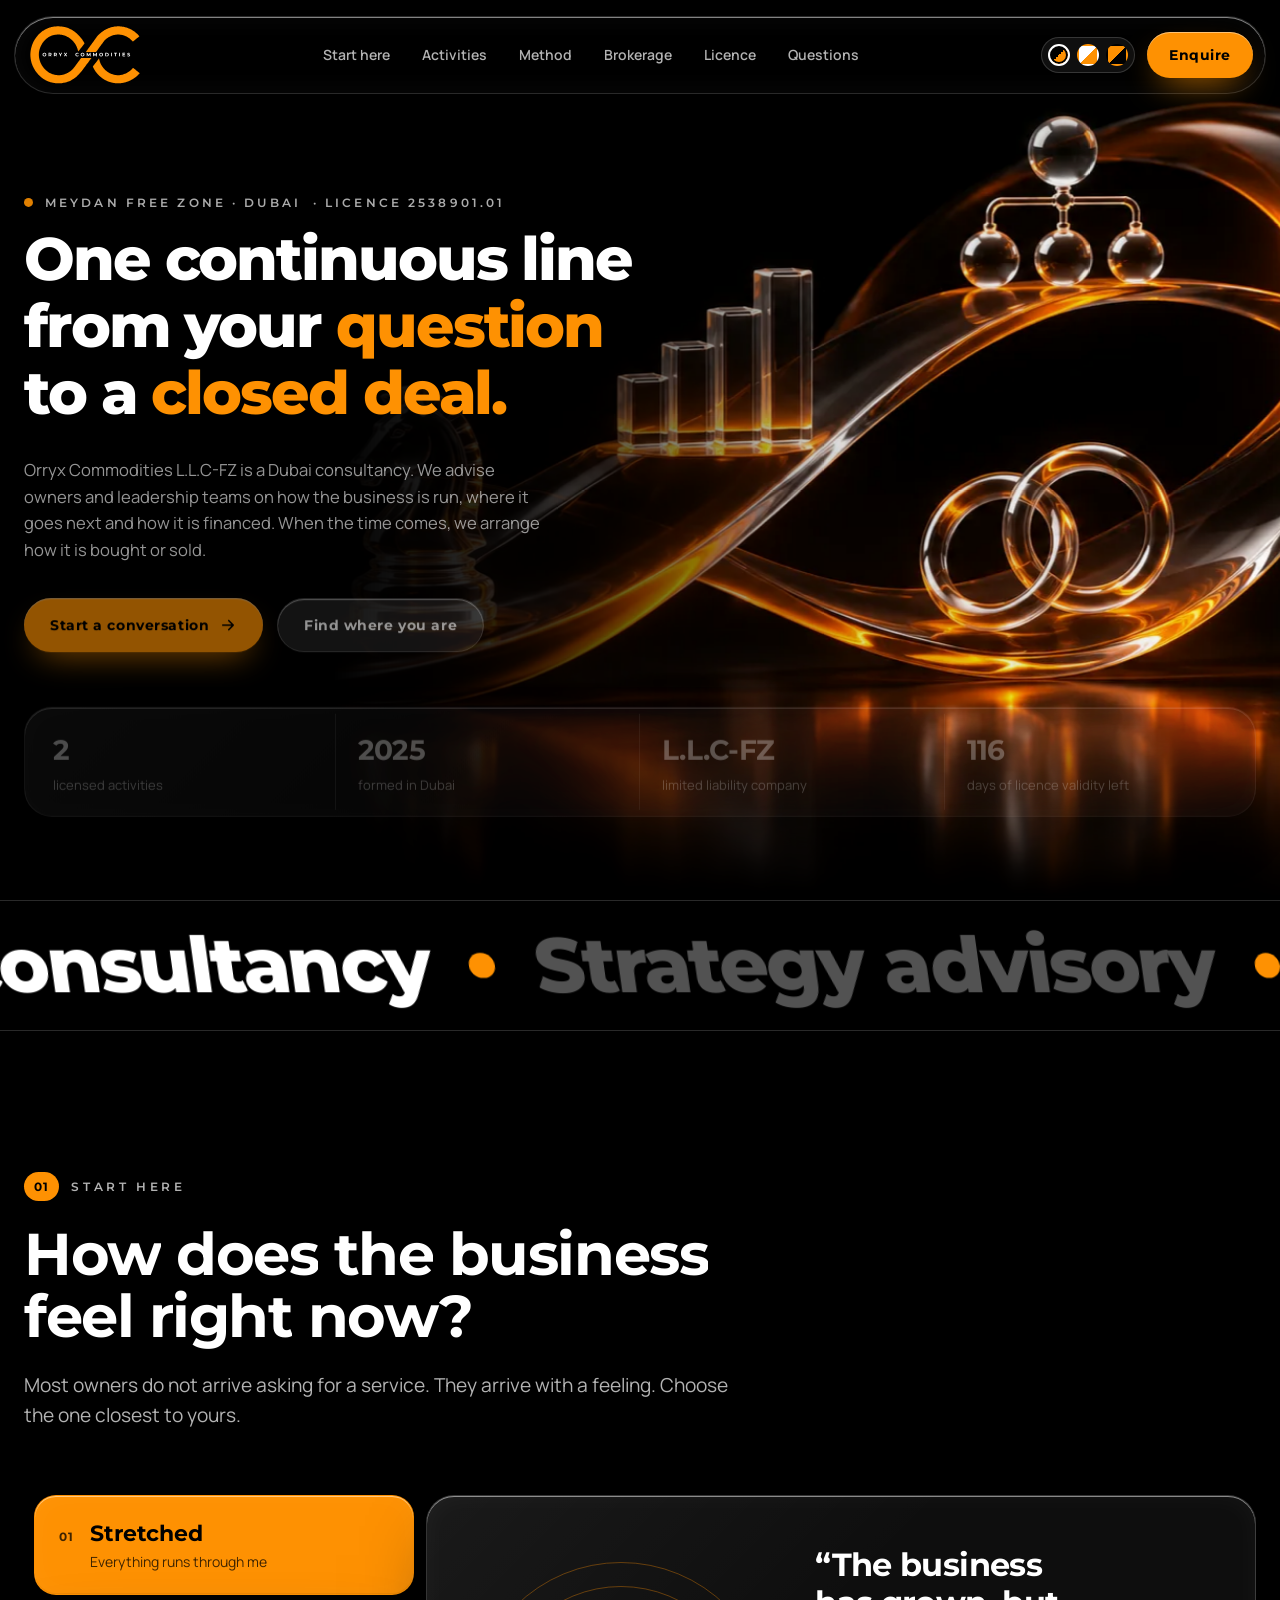
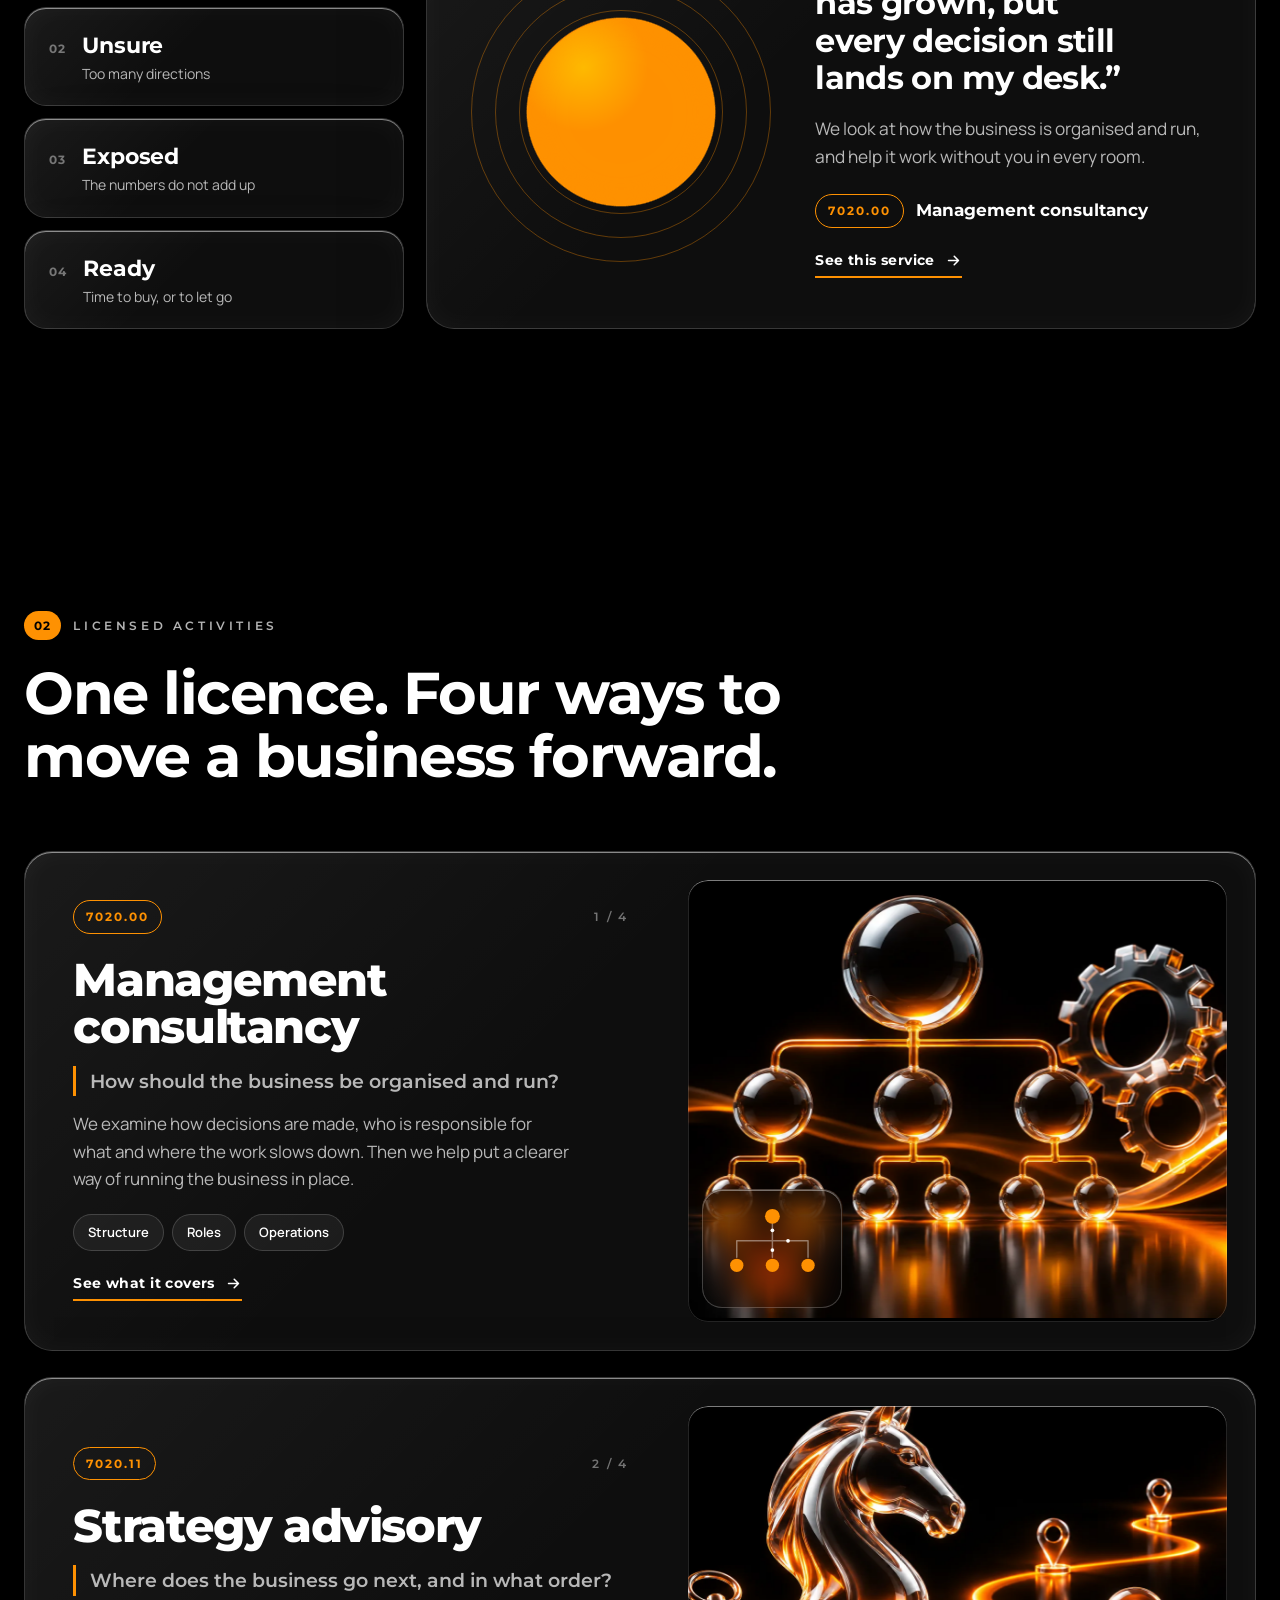
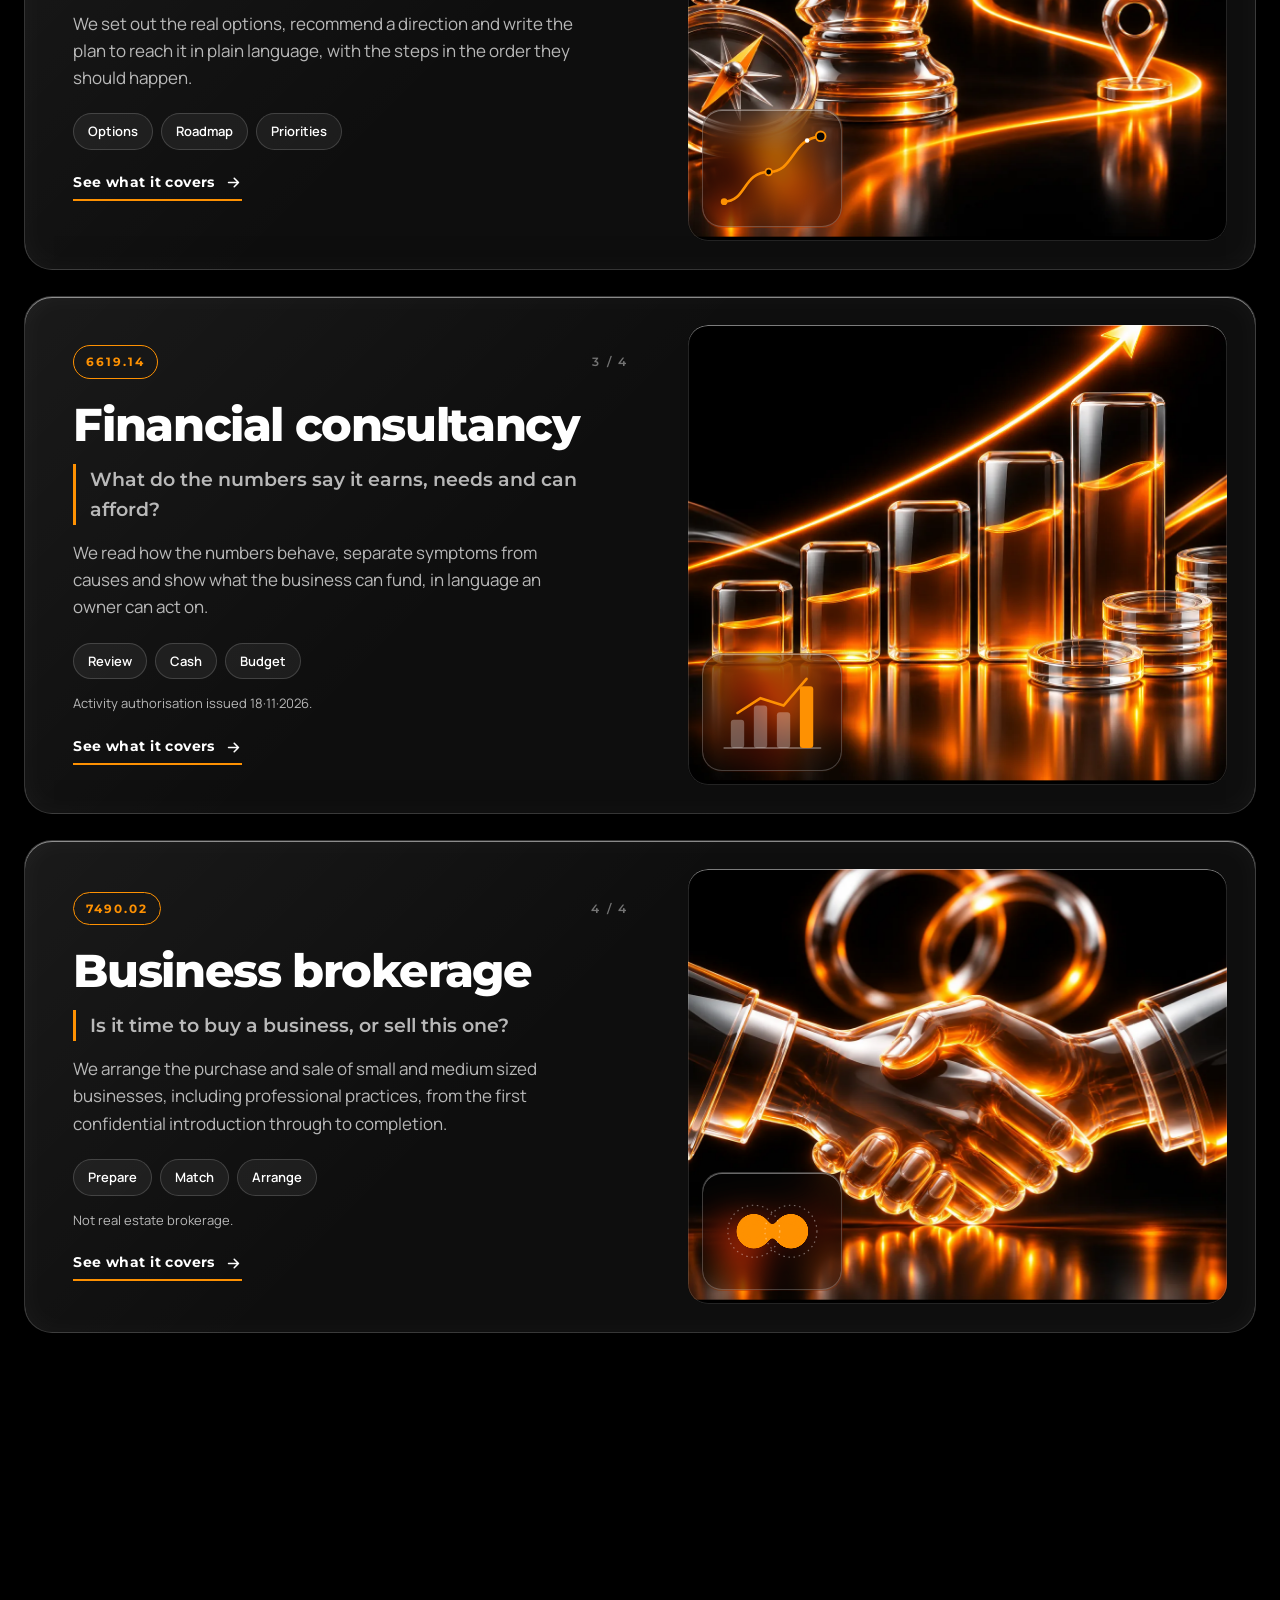
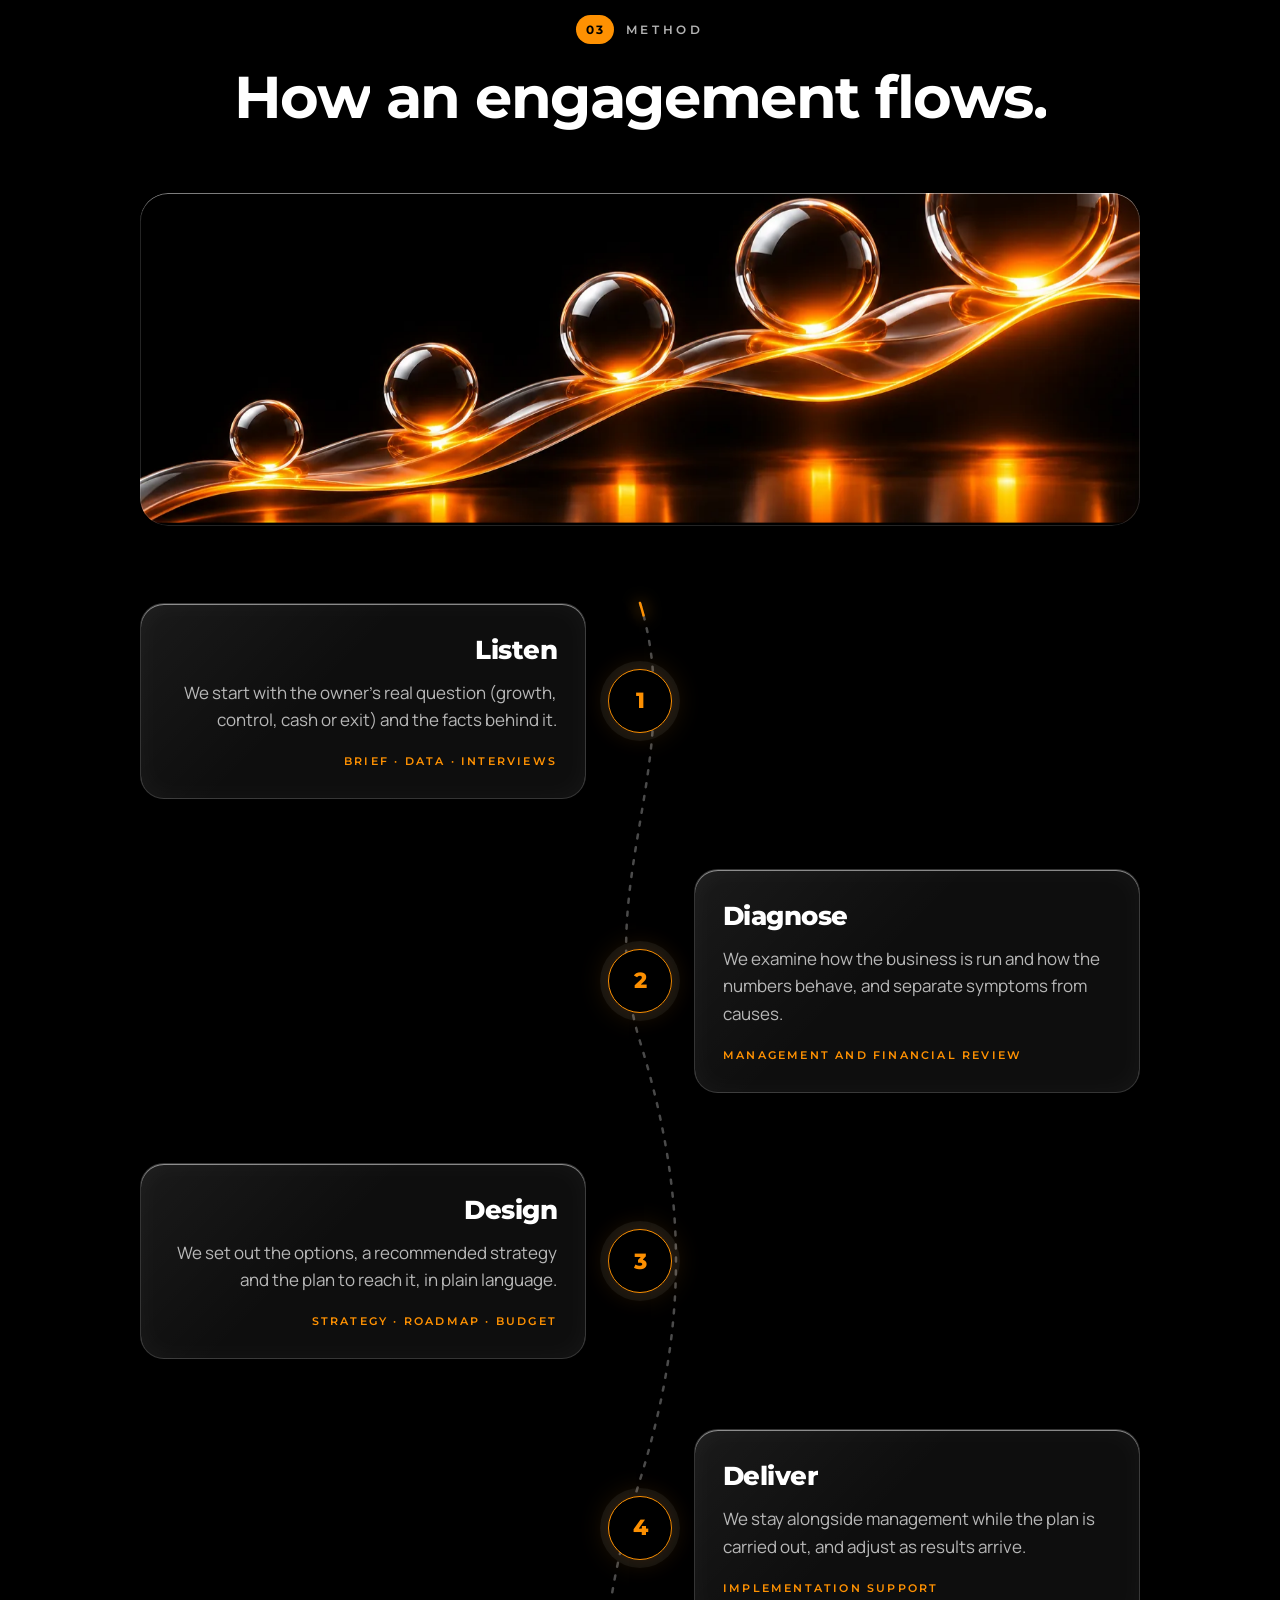
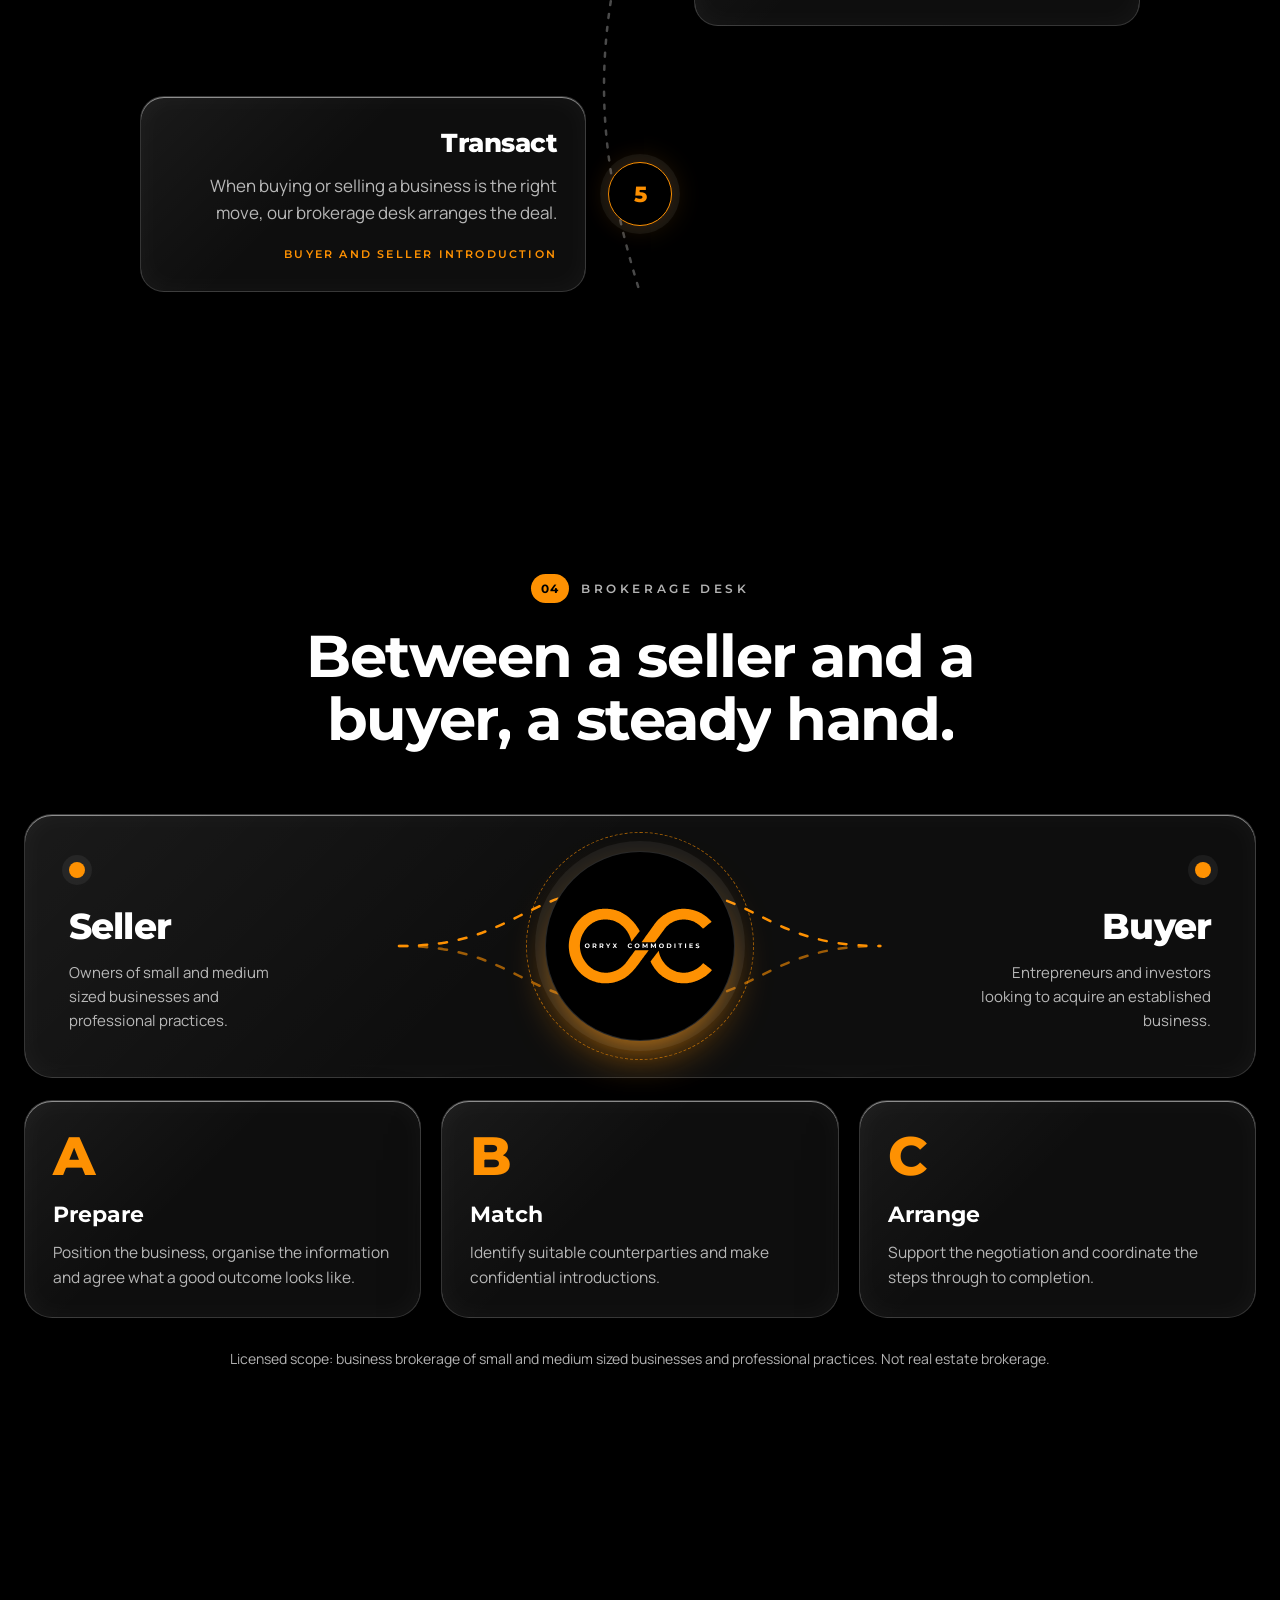
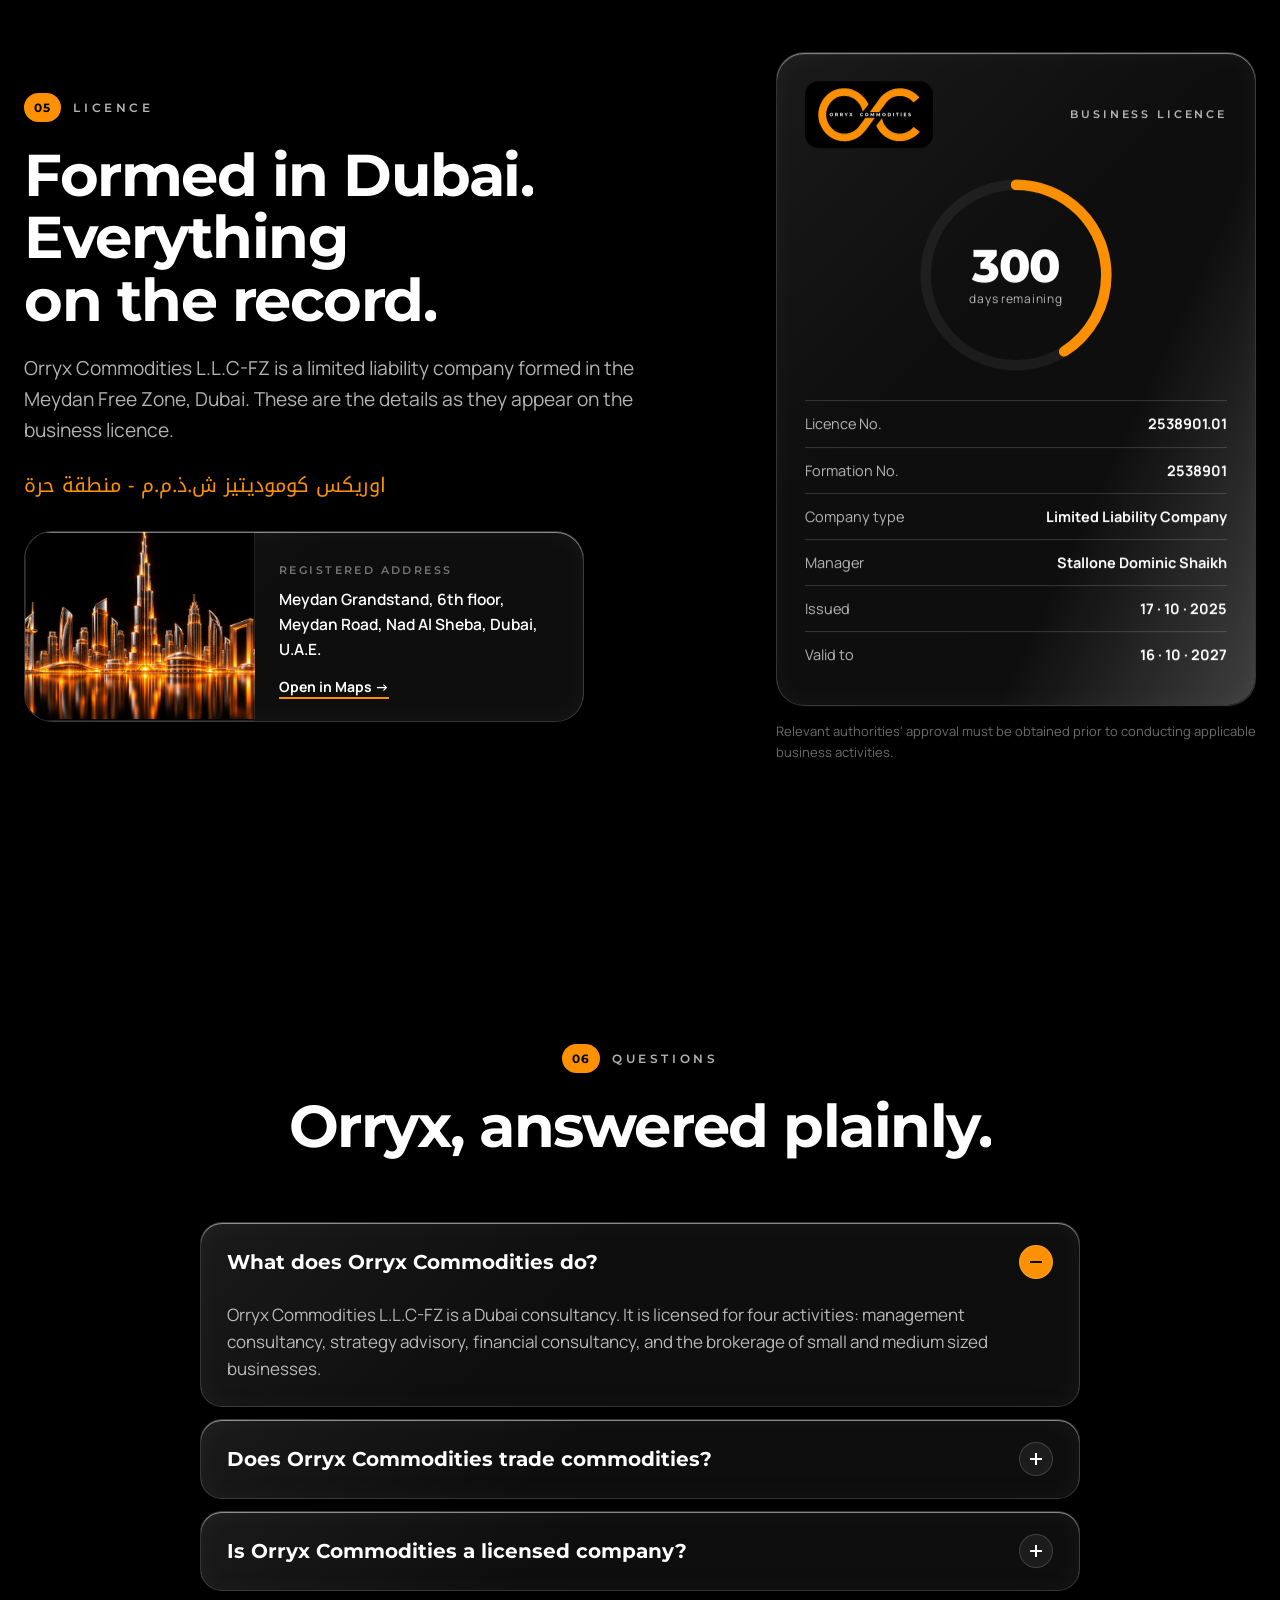
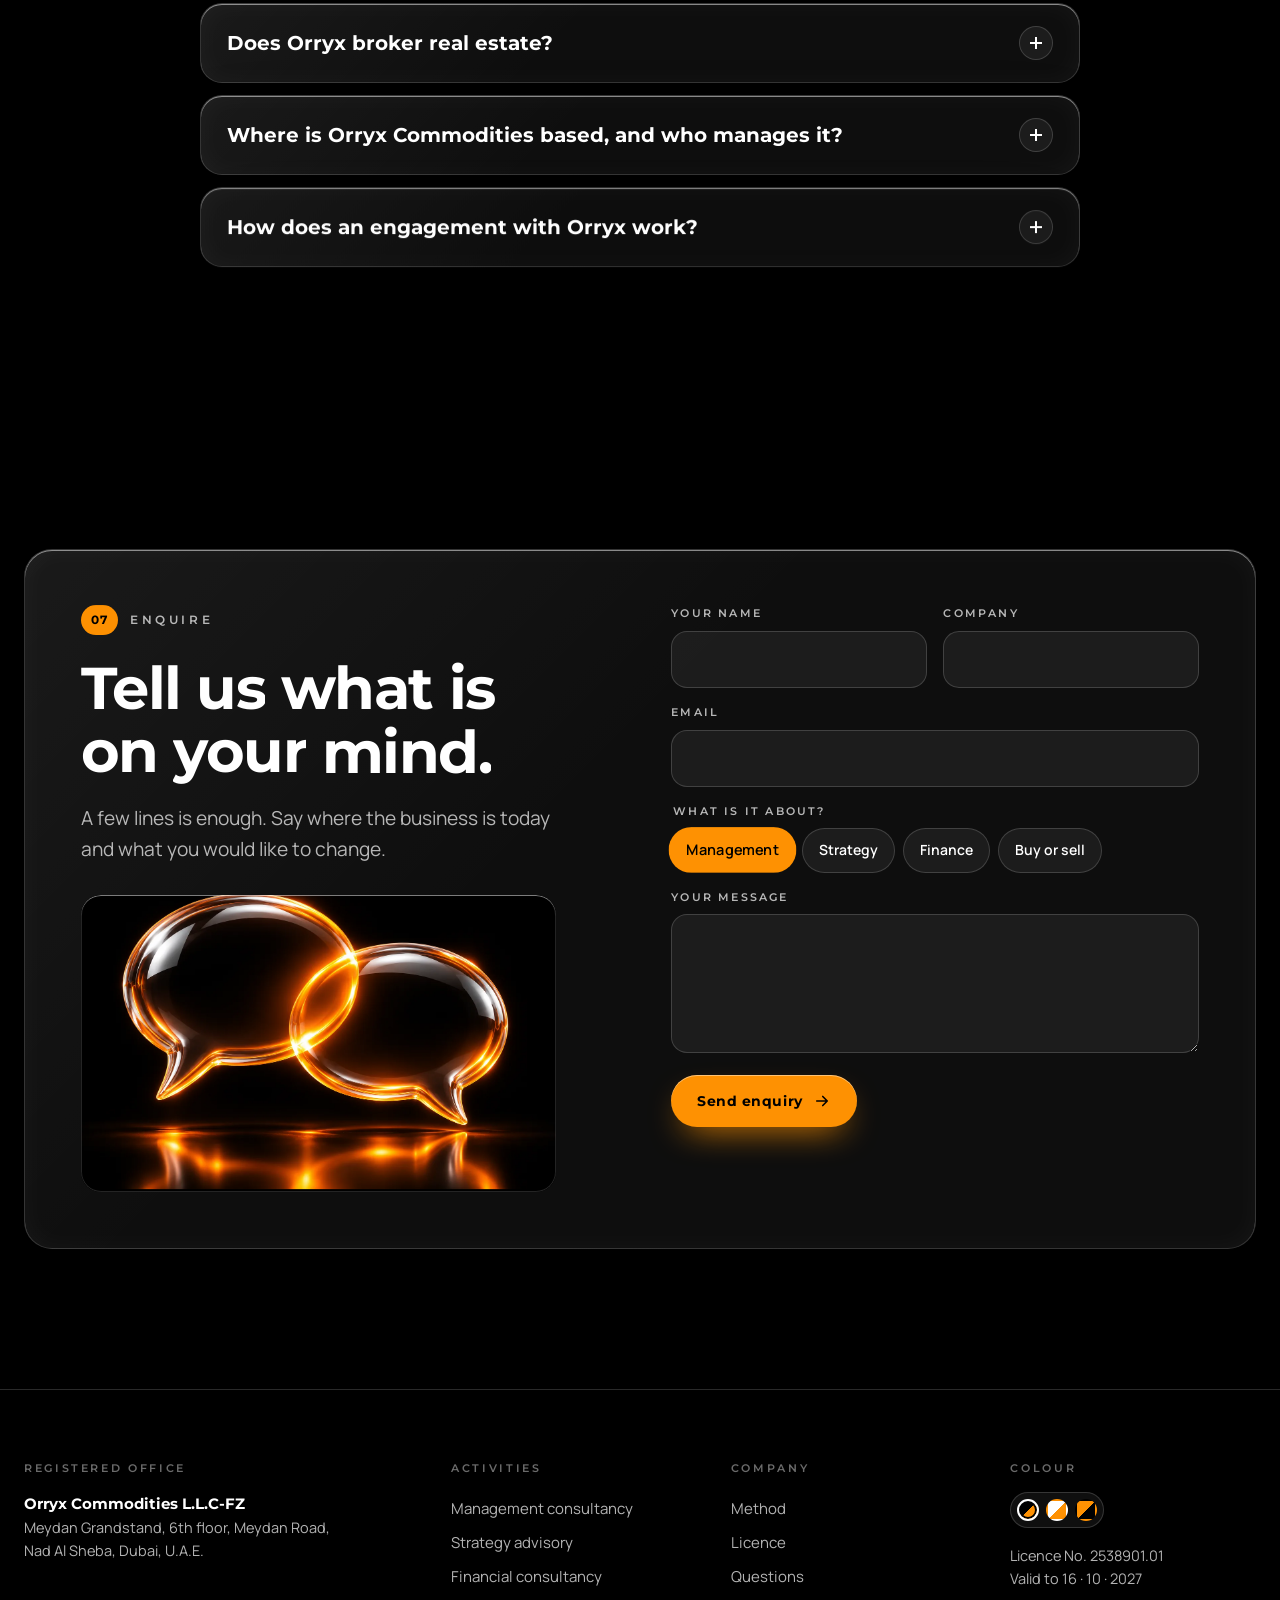
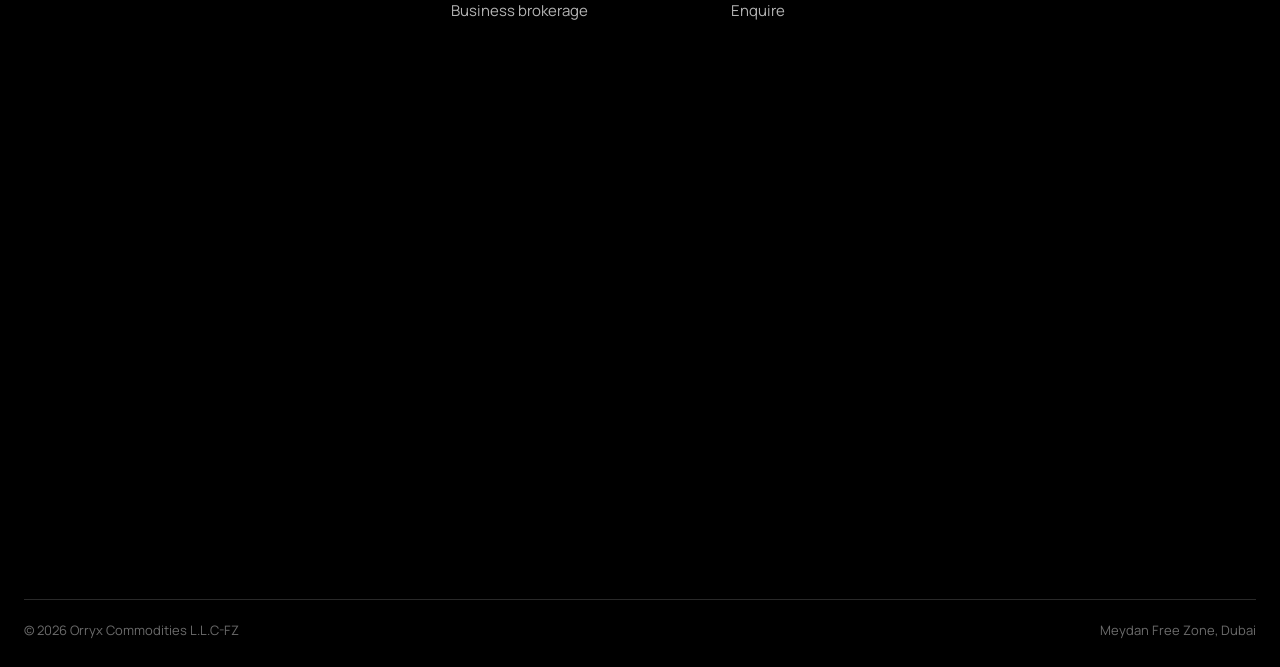
<file: index.html>
<!doctype html>
<html lang="en" data-theme="night">
<head>
<meta charset="utf-8">
<meta name="viewport" content="width=device-width, initial-scale=1, viewport-fit=cover">
<title>Orryx Commodities — Dubai consultancy and business brokerage</title>
<meta name="description" content="Orryx Commodities L.L.C-FZ is a Dubai consultancy in the Meydan Free Zone, licensed for management consultancy, strategy advisory, financial consultancy and the brokerage of small and medium sized businesses.">
<!-- Version 2 is a design alternative. Keep it out of search until one version is chosen. -->
<meta name="robots" content="noindex">
<meta name="theme-color" content="#000000">
<meta property="og:type" content="website">
<meta property="og:title" content="Orryx Commodities — Dubai consultancy and business brokerage">
<meta property="og:description" content="Management consultancy, strategy advisory, financial consultancy and SME business brokerage. Meydan Free Zone, Dubai.">
<meta property="og:image" content="https://alliancestreetgoa-lang.github.io/OrryxV2/assets/img/og.png">
<link rel="icon" type="image/png" href="assets/img/favicon.png">
<link rel="apple-touch-icon" href="assets/img/apple-touch-icon.png">
<link rel="preconnect" href="https://fonts.googleapis.com">
<link rel="preconnect" href="https://fonts.gstatic.com" crossorigin>
<link href="https://fonts.googleapis.com/css2?family=Montserrat:wght@400;500;600;700;800&family=Manrope:wght@400;500;600;700&family=Noto+Kufi+Arabic:wght@400;600&display=swap" rel="stylesheet">
<link rel="stylesheet" href="css/style.css?v=24">
<script>
  (function(){var d=document.documentElement;d.classList.add('js');
  try{var t=localStorage.getItem('orryx-theme');if(t)d.setAttribute('data-theme',t);}catch(e){}
  try{if(sessionStorage.getItem('orryx-seen')||location.hash.length>1)d.classList.add('quick');}catch(e){}})();
</script>
</head>
<body>

<!-- The registered logo, traced exactly from the supplied file (tools/trace_logo.py). Do not edit the shapes by hand. -->
<svg width="0" height="0" style="position:absolute" aria-hidden="true">
  <defs>
<!-- LOGO-DEFS:START -->
<path id="lm" fill-rule="evenodd" d="M608.7 186.9l5.7-0.1l4.7 0l14.5 0.6l8.8 0.5l10.7 1l7 0.9l6.3 1l8 1.7l2.5 0.4l2.5 0.7l2.2 0.4l8.1 2.1l9.9 3l8.5 3l8.2 3l14.3 6l4.9 2.3l5.5 2.7l7.9 4.2l3.7 2l5.8 3.4l3.1 1.7l3.3 2l4.1 2.7l2.5 1.8l6.5 4.2l5.7 4.3l10.1 7.7l9.8 8.3l7.4 6.7l10.5 10.3l7.4 7.7l4.6 5.2l3.5 3.8l6 7l3.5 4.4l5.5 6.6l3.4 4.8l4.3 5.5l4.2 5.7l1.5 2.5l2.4 3.5l3.7 5.8l2.4 3.5l3.8 6.3l3.6 6.9l2.7 4.7l0.9 2.1l0.4 1l0.1 0.7l0 0.5l-0.5 1.3l-2 2.7l-3.7 4.4l-3.5 4.6l-4.4 5.5l-3.3 4.5l-4.1 5.3l-4.4 5.6l-1.8 2.3l-6 7.7l-2.2 2.7l-5 6.3l-6.8 8.9l-3.3 4l-2.4 3.2l-4.7 5.8l-3.3 4.3l-2.3 2.5l-0.5 0.3l-0.5 0.1l-0.2-0.1l-0.3-0.3l-0.3-0.8l-0.8-3l-0.8-3.5l-0.6-2.3l-2.3-8l-1.1-4.2l-2.3-7l-1.3-3.3l-2.2-5l-0.7-2l-4-9.7l-1.8-4l-3.5-6.7l-0.8-1.6l-1.9-3.7l-2.9-5l-5-8.3l-1.9-3l-1.5-2l-1.8-2.6l-3-4.1l-1.4-1.8l-2.5-3.2l-4-5l-2.8-3.4l-5.3-5.8l-4-4l-4.9-4.8l-5.7-5.3l-9.4-7.7l-7-5.2l-10.7-7l-3.3-2l-5.1-2.8l-3.1-1.6l-4.8-2.6l-3.7-1.9l-3.9-1.9l-6.9-3.1l-4.8-1.9l-5.2-2l-6.2-2.1l-7-2l-2.3-0.5l-2-0.5l-2.5-0.6l-1.5-0.4l-2.7-0.5l-2.3-0.5l-3-0.5l-2.5-0.5l-8-1.1l-4.7-0.4l-4-0.4l-5.5-0.4l-6-0.3l-5.8 0l-5.7 0l-5 0.2l-5.3 0.4l-3 0.3l-5.5 0.4l-3 0.3l-7.2 1l-2.5 0.4l-3.3 0.5l-2.7 0.7l-2.5 0.4l-2.3 0.6l-2.4 0.5l-1.6 0.5l-2.2 0.5l-3.3 0.9l-1.7 0.6l-4.5 1.4l-10.8 4l-6.9 3.1l-4.2 2l-5.9 2.9l-3.3 1.8l-8.2 5l-3.5 2.3l-9.5 6.7l-5.1 4l-4.8 4l-8.9 8.3l-7.9 8.2l-3.2 3.5l-6 7l-4.8 6.2l-3.3 4.6l-6.7 10.1l-5.1 8.4l-4.9 8.9l-3.3 6.4l-0.8 1.7l-2.9 6.5l-0.8 1.9l-1.2 2.8l-2 4.8l-1.4 4.2l-2.6 7.5l-2 6.4l-0.5 2.1l-0.6 2l-1.9 7.9l-1 4.8l-0.4 2.3l-0.6 2.8l-0.4 3.2l-0.6 3.3l-1 9.7l-0.5 11.3l-0.1 5l0 2.2l0.4 10.3l0.2 2.2l0.9 10.5l1 6.5l0.6 2.8l0.5 2.7l0.5 2.3l0.6 3.5l1.9 8.2l0.9 3.5l0.6 1.8l0.6 2.5l2.9 8.8l1.5 4.2l1.5 4.3l0.8 2.2l2.2 4.9l2.2 4.8l1.7 3.8l2.9 6l1.1 2l5.1 8.9l1.7 2.8l0.8 1.1l2.4 3.9l4.8 7.3l2 2.9l5.3 7.1l0.8 1l1.7 1.9l2.3 3.1l3.2 3.7l6.7 7.3l3.9 4l4.1 4l2.2 2l7.8 6.8l3.5 2.7l2.6 2.2l3 2.3l7.1 5l6.1 3.8l4.5 2.6l4 2.5l3.5 1.9l6.1 2.9l1.7 0.8l3.2 1.5l4.4 2l5.3 2l5.7 2l1.7 0.5l4.4 1.5l4.5 1.3l3.7 1.1l4.3 1l4.2 1l11.5 1.9l7 1l14 1.1l6.8 0.2l10-0.1l6.7-0.4l7-0.8l6.8-0.9l5-0.8l6.2-1.2l5-1.2l7.8-2.1l6.7-2.1l3.5-1.2l8.2-3.1l4.8-1.9l4.3-1.9l8.3-3.9l3.9-2.1l4-2.2l6.8-3.8l4.7-3.1l4.7-3.1l2.6-1.8l5.3-3.9l6.4-5.1l3.3-2.7l2.1-2l2.9-2.4l2-1.8l4.5-4.4l2.2-2.1l3.3-3.3l1.5-1.8l2.3-2.4l3.2-3.7l6.8-8.3l8.2-10.9l4.2-5.9l2.5-3.2l6-8.1l4.3-5.8l5.4-7.6l11.3-15.2l1.8-2.5l4.5-5.8l2.5-3.5l3.4-4.5l3.3-4.8l3-4.1l2.5-3.2l3-4l2.6-3.7l1.2-1.4l1-0.8l0.5-0.3l0.7-0.2l3-0.1l99.5 0.1l0.8 0l0.5 0.2l0.3 0.3l0.1 0.5l-0.2 0.5l-2 3l-5.5 7.2l-2.4 3.5l-4.5 5.8l-1.6 2.2l-4.3 5.8l-2.5 3.5l-2.5 3.2l-4.7 6.5l-8.2 10.9l-2.5 3.5l-8.6 11.1l-1.7 2.5l-2.9 4l-2.3 2.8l-3 4.1l-4.5 6.4l-3.5 4.5l-4.5 6.3l-2.5 3.2l-4.8 6.6l-4.3 5.6l-4.7 6.4l-5.3 6.9l-2.4 3.3l-4.7 5.7l-2.5 3.2l-6 7l-3.3 3.6l-4.7 5.7l-4.1 4.5l-4.5 4.9l-2.2 2.6l-5.5 5.7l-2.8 3l-8.2 8l-3.6 3.3l-2.5 2.2l-2.7 2.5l-4.9 4.3l-8.8 7l-8 6l-10.3 6.8l-6.1 3.9l-4.4 2.5l-4.2 2.6l-7.3 4l-7.7 4l-18.3 8l-5.2 2.1l-5.3 1.8l-1.8 0.5l-4.7 1.7l-1.7 0.5l-4.5 1.5l-7.3 2l-3.5 0.9l-2.2 0.5l-2 0.6l-2.5 0.4l-2.5 0.6l-2 0.4l-2.3 0.6l-3 0.4l-3.2 0.7l-10 1.7l-9 1.1l-10.3 1l-3.2 0.3l-11 0.3l-13 0l-10-0.3l-5.8-0.3l-7-0.6l-3.5-0.3l-8.3-0.9l-8.2-1.2l-2.5-0.5l-2.5-0.3l-2.7-0.6l-2.9-0.4l-2.6-0.7l-2-0.3l-2.5-0.7l-2.5-0.4l-15.3-4l-6.5-2.1l-6-2l-2.7-1l-1.5-0.6l-3.6-1.2l-7.7-3.1l-11.6-5.2l-4.1-2l-7.6-4l-5.5-3l-6.8-4l-12.4-8l-6.8-4.7l-7-5.3l-6.2-4.7l-6-5l-8-7.1l-3-2.9l-8-7.9l-6-6.2l-3.7-4.2l-6-7l-5.3-6.6l-3-3.8l-6.8-9.3l-3-4.3l-2.6-4.2l-5.6-8.4l-3.3-5.9l-2.5-4.2l-1.5-2.8l-2.4-4.2l-3.3-6.2l-3.8-7.8l-1.6-3.8l-2.4-5l-3.2-7.5l-2.5-6.8l-1.4-3.7l-0.6-1.7l-1.5-4.1l-4-12.9l-1.1-4l-1.9-7.5l-1-4.3l-2.1-10l-0.5-3.7l-0.5-2.8l-0.5-3.2l-0.4-2.8l-0.6-5l-0.6-5l-0.4-4.2l-0.5-3.5l-0.5-8.8l-0.3-3.2l-0.2-9l0-7.3l0.2-5.7l0.4-4.8l0.3-5.7l0.2-2.3l0.4-3.2l0.3-3.3l0.8-6l0.3-3.7l0.6-3.3l0.5-3.7l0.5-2.8l0.5-3l0.5-2.2l0.4-2.5l0.9-4.3l0.7-2.5l0.5-2.7l0.6-2.1l2.4-8.9l3.1-10.8l1-3.3l1.6-4.2l2.4-7.2l1.5-3.8l0.6-1.7l2-5l4-9l4.9-10.3l7-13.2l6.3-10.7l7-10.8l2-2.9l5-7.1l2.9-4l3.1-4l5-6.3l9.2-10.7l2.4-2.5l5.3-5.8l2.3-2.2l5.5-5.6l1.8-1.5l8.2-7.5l8.4-6.9l3.9-3l2.5-1.8l6.1-4.5l4.4-2.9l3-2l7.7-4.9l3.8-2.2l6.5-3.7l3.5-1.8l6.5-3.4l4-1.9l7-3.2l4.7-2.1l7.2-2.9l4.8-1.7l9.3-3.3l7.2-2.3l5-1.4l5.5-1.5l9.5-2.1l5-1.1l6-1l7.8-1.2l8-1l6.7-0.6l6.3-0.4l9.7-0.4zM1223.7 187.1l2.9-0.1l3.5 0l12.8 0l16.2 0.9l3.5 0.3l7 0.7l6.8 1l5.7 0.9l6.3 1.1l9.2 2l9 2.2l6 1.7l7.3 2.2l6 2l11 4l5.7 2.2l9.3 4l3.9 1.9l12.2 6.3l8.6 4.8l6.9 4.2l13.3 9l4.1 2.9l6.7 5l2.8 2.3l4.5 3.6l4.2 3.7l5.5 4.6l7.3 6.7l9 8.9l11.1 12l0.3 0.5l0.1 0.5l0 0.5l-0.1 0.3l-0.7 0.7l-2.5 2l-4.8 3.8l-2.7 2.2l-3.5 2.7l-3.1 2.6l-5 4l-2.9 2.2l-15.5 12.6l-3.2 2.6l-5.4 4.6l-7.6 6.2l-1.8 1.6l-4.5 3.5l-2.5 2.1l-0.7 0.5l-0.5 0.1l-0.8-0.2l-0.5-0.3l-7.4-8l-5.3-5.2l-2.8-2.9l-3.1-2.9l-5.7-5l-7.2-6l-4-3.1l-5.4-3.9l-7.6-5l-3.6-2.3l-8.4-4.7l-4-2.2l-8.1-3.8l-4.9-2.1l-7.5-3l-5.5-1.9l-2.2-0.6l-4-1.4l-3.3-1l-2.2-0.5l-2.3-0.7l-2.2-0.4l-2-0.5l-3-0.4l-2.5-0.6l-3.3-0.5l-2.5-0.5l-8.5-1.1l-3.6-0.3l-6.1-0.7l-6.5-0.3l-6 0l-5.3 0l-9.2 0.5l-3.8 0.4l-4.7 0.3l-7.5 1l-7.3 1.3l-9 1.9l-4 1.1l-3.5 1l-3.6 1.2l-2.6 0.8l-3 0.9l-8.3 3.1l-6.9 3l-5.8 2.7l-4.5 2.3l-5.7 3l-5.2 3l-4.3 2.7l-2.3 1.6l-3.8 2.4l-4.6 3.3l-3.5 2.7l-2.1 1.8l-2.8 2.2l-4.9 4.3l-5.1 4.6l-6 6.3l-2.8 3.1l-4.9 6l-4 5.1l-3 4.1l-1.5 2.3l-1.5 1.9l-1.5 2.1l-1.6 2l-5.6 8l-5.4 7.2l-4.7 6.6l-5.5 7.3l-4.5 6.3l-15.2 20.3l-2.8 4l-9.3 12.5l-7.6 10.5l-2.6 3.4l-4.1 5.9l-0.4 0.4l-0.4 0.3l-0.8 0.3l-1.3 0.1l-22 0.1l-18.5-0.1l-12.5 0.1l-14.5-0.1l-18 0.1l-14.5-0.2l-1.2-0.1l-0.4-0.2l-0.2-0.2l-0.2-0.5l0-0.5l0.1-0.3l3.1-4.7l4.3-5.8l5.8-8.1l8.5-11.6l7.5-10.6l8.5-11.4l2.4-3.5l1.4-1.8l2.4-3.5l4.7-6.2l5.3-7.6l2.6-3.4l3.7-5.1l2.3-3.2l4.7-6.6l2.4-3.1l3.1-4.2l2.3-3.3l7.6-10.5l2.4-3.5l10.5-14.5l4.6-6.8l6.4-8.5l1.7-2.4l4.7-6.4l3-3.6l8-9.1l2.8-3l6.5-6.7l7.7-7.1l6.7-5.9l3.6-3l2.2-1.8l3.9-3.2l3.7-3l3.1-2.3l9.8-7l9-5.9l4.9-3.1l4.9-2.8l7-4l4.1-2.2l3.9-2l6.2-3l6.3-2.9l11.4-4.8l3.3-1.4l5.3-1.9l11.9-4l8.3-2.5l8.6-2.2l6.7-1.6l11.2-2.1l7.8-1.2l8-0.9l7.7-0.8l3.3-0.2zM1034.7 519.4l0.4-0.1l0.4 0.1l0.2 0.2l0.3 0.5l0.9 3.9l0.4 2.6l0.4 1.8l0.5 3l0.6 2l0.6 2.4l0.5 1.6l0.5 2.2l0.5 1.8l0.5 2.2l1.8 6l1.2 3.3l3.8 10.2l4.1 9.3l4 8.2l2.8 5.3l5.3 8.7l2 3l2.2 3.1l4.8 7l8.7 11.2l3.5 3.8l4.4 5.2l4.6 4.5l2.5 2.6l2.9 2.9l4.4 4l6 5l4.7 3.9l6.3 4.8l5.7 4l2 1.3l5.8 3.4l3.6 2.3l3.9 2.2l3.7 2l8 4l4.3 1.8l6 2.3l12 4.2l7 2l5 1.2l5 1l6.2 1.2l7.1 1.1l6.4 0.8l5.8 0.5l3.7 0.3l6.5 0.2l10 0l6.3-0.3l9.2-0.9l8.3-1.3l7.2-1.4l6.5-1.5l7.3-1.9l3.9-1.2l8.4-3l5.3-2l4.8-2l5-2.3l6.3-3l3.4-1.7l12.6-7.2l4.6-2.8l3.9-2.7l3.6-2.3l4.2-3l10.1-8l2.6-2.2l3.3-2.9l4.7-4.5l6.1-6.4l3.4-4l5.3-5.5l1-0.9l0.7-0.2l0.6 0.1l0.9 0.6l4.3 3.3l2.8 2.3l6.4 5.2l4.9 3.6l6.4 5.2l3.5 2.6l3.1 2.7l9.6 7.3l6.8 5.5l3.5 2.6l4.2 3.6l5.8 4.5l3.6 3l1.4 1.2l0.5 0.8l0 0.5l-0.1 0.5l-0.3 0.5l-1.4 1.6l-2.3 2.6l-4.7 5.4l-3.9 4.1l-4.1 4.1l-5.1 4.9l-7.8 7l-3.3 2.8l-4.9 4.2l-7.9 6.2l-9.3 6.8l-6.3 4.3l-3.9 2.3l-5.2 3.4l-7 4.1l-7.3 4.1l-7.7 3.9l-10.1 4.9l-1.7 0.7l-5.5 2.5l-6 2.4l-3.2 1.4l-2.8 1.1l-8.5 3l-8.2 2.6l-4.3 1.5l-3 0.9l-2.2 0.5l-2.2 0.7l-5.6 1.3l-2 0.6l-2.5 0.4l-2.5 0.7l-2.2 0.3l-2.3 0.6l-2.7 0.5l-2.5 0.5l-5 0.9l-3.3 0.5l-3.2 0.6l-4.8 0.5l-4 0.5l-9 0.9l-2.7 0.2l-10 0.3l-15.5 0l-10-0.4l-4.3-0.4l-8.5-0.7l-8.2-0.9l-3.5-0.6l-3.5-0.4l-7.8-1.6l-3.2-0.5l-2-0.5l-2.5-0.5l-2.3-0.5l-2.2-0.4l-2-0.6l-2.5-0.5l-7.5-2l-6.3-1.8l-4.5-1.6l-5-1.7l-10.5-3.9l-4.7-2l-11.3-4.9l-3.2-1.7l-7.1-3.5l-5.4-2.8l-5.3-3l-3.7-2.2l-8-4.9l-3.5-2.5l-8.4-5.6l-5.4-3.9l-3.9-3.1l-9.8-7.8l-8-7l-1.7-1.7l-6.5-6.2l-8.1-8.3l-2.2-2.6l-4.8-5.3l-3.9-4.8l-4.1-5l-7-9.3l-3.7-5.3l-4.5-6.9l-1.5-2.2l-1.8-2.7l-2.4-3.6l-3.9-6.3l-2.9-5.1l-5.2-9.6l-1.9-4l-2.9-6.3l-0.7-1.7l-0.2-1l0.1-0.8l0.3-0.7l0.3-0.5l6.5-8.3l6.7-8.9l3.3-4.1l2.9-3.8l1.7-2.4l1.5-1.8l3.9-5l1.6-2.2l5.3-6.7l8.5-11.3l1.5-1.8l1.7-2.2l1.4-1.8l2.4-3.2l1.5-1.9l4.3-5.5l7.2-10.2l0.3-0.2z"/>
<path id="lw0" fill-rule="evenodd" d="M468.4 460.6l1.7-0.1l2.3 0l1.7 0l1.3 0.2l2.2 0.4l2.5 0.9l0.5 0.3l1.5 0.8l0.8 0.6l0.7 0.5l0.5 0.5l0.7 0.4l0.4 0.5l0.6 0.5l0.4 0.5l0.6 0.5l0.5 0.8l0.5 0.5l0.3 0.6l0.5 0.6l0.3 0.5l0.3 0.8l0.4 0.8l0.3 0.7l0.4 2l0.3 1l0.2 1l0.1 1.7l0 3l-0.2 1.3l-0.4 1.2l-0.5 2l-0.2 0.5l-0.5 0.9l-0.2 0.6l-0.7 1l-0.6 1l-0.5 0.5l-0.5 0.8l-0.3 0.2l-0.6 0.8l-0.3 0.2l-0.8 0.8l-0.5 0.3l-0.5 0.5l-0.6 0.4l-0.9 0.7l-1 0.5l-0.5 0.3l-0.5 0.3l-1.2 0.3l-1.3 0.6l-2.2 0.3l-2 0.5l-1.3 0l-2.2 0l-1-0.1l-1.4-0.4l-2.4-0.4l-1.2-0.5l-1.3-0.5l-0.7-0.5l-1-0.4l-1-0.7l-0.5-0.3l-0.5-0.5l-0.8-0.5l-0.5-0.6l-0.5-0.4l-0.5-0.6l-0.3-0.3l-0.6-0.8l-0.4-0.5l-1.1-1.7l-0.6-1.4l-0.5-1l-0.3-0.9l-0.4-2.5l-0.2-1.2l0-2.3l0.1-2l0.1-1l0.7-3l0.9-2.2l0.2-0.5l1.1-1.5l2-2.3l0.3-0.2l0.7-0.8l0.6-0.4l0.5-0.5l1.6-1.1l1.8-1l2.6-1l1-0.2zM470.7 467.4l0.9-0.1l1 0.1l2.8 0.7l2.2 1l1.3 1l1 1l0.5 0.8l0.2 0.2l1.1 2l0.8 3.3l0.2 1.2l-0.1 1l-0.1 0.8l-0.8 3.2l-0.5 0.8l-0.6 1.2l-0.4 0.5l-0.5 0.8l-1 1l-0.4 0.2l-0.7 0.7l-1.7 0.9l-2.5 0.6l-1 0.2l-0.8 0.1l-0.7 0l-1-0.2l-2.8-0.8l-1.7-0.9l-0.5-0.4l-0.8-0.6l-0.5-0.5l-0.3-0.3l-1.2-1.6l-1-2.2l-0.3-1.5l-0.2-2l0.1-2l0.4-2.2l1-2.6l1.1-1.7l1-1l1.2-0.9l1-0.6l0.7-0.4l0.8-0.3z"/>
<path id="lw1" fill-rule="evenodd" d="M514.4 460.9l0.5-0.2l1 0l15.2 0l1.5 0.1l1.8 0.2l1.2 0.4l1.8 0.6l0.5 0.2l1.7 1.1l1.2 0.8l0.6 0.6l0.4 0.4l0.6 0.7l0.3 0.3l0.9 1.3l0.4 0.7l0.8 2.3l0.1 0.5l0.2 1.2l0 2.3l-0.1 1.5l-0.2 1l-0.9 2.7l-1.3 1.9l-1 1.1l-1.3 1l-1.2 0.7l-1 0.7l-0.2 0.4l0 0.2l0.2 0.5l0.3 0.5l0.5 0.6l0.3 0.7l0.4 0.5l0.8 1.1l0.5 0.6l0.4 0.8l0.4 0.5l0.7 1l0.5 0.6l0.5 0.8l0.5 0.6l0.3 0.5l0.9 1.2l0.1 0.3l0 0.2l-0.2 0.3l-0.4 0.1l-0.2 0.1l-6.3 0l-0.7-0.1l-0.8-0.3l-0.2-0.2l-0.7-1.1l-0.5-0.5l-0.4-0.8l-0.5-0.5l-0.4-0.7l-0.6-0.8l-0.4-0.7l-0.5-0.6l-0.5-0.9l-0.6-0.8l-0.6-1l-0.8-1l-0.3-0.2l-0.5 0l-5.5 0l-0.7 0.1l-0.3 0.1l-0.2 0.2l-0.2 0.3l0 0.3l0.1 0.7l-0.1 7.5l-0.1 0.5l-0.2 0.3l-0.3 0.1l-0.5 0.1l-5.5 0l-1-0.1l-0.2-0.1l-0.2-0.3l-0.2-0.5l0-0.7l0.1-10l-0.1-23.5l0-0.5l0.1-0.3zM523.4 467.6l4.7 0l2.5 0.1l1 0.2l1 0.2l2 1l1 1.1l0.3 0.4l0.3 1l0.4 1.5l0 1l-0.1 1l-0.4 1.5l-0.2 0.5l-0.3 0.5l-1 1.1l-1.7 0.9l-1 0.3l-2.5 0.2l-5.5 0.1l-1-0.1l-0.5-0.3l-0.2-0.4l-0.1-0.5l0.1-5.3l0-5l0.1-0.5l0.3-0.2l0.3-0.1z"/>
<path id="lw2" fill-rule="evenodd" d="M569.5 460.9l0.4-0.1l0.7-0.1l10-0.1l5.8 0.1l1.2 0.1l1.8 0.2l1.2 0.3l2 0.7l0.5 0.2l1.5 0.9l0.5 0.5l0.8 0.6l0.4 0.4l0.6 0.6l0.5 0.7l0.4 0.5l0.3 0.5l0.5 0.7l0.5 1.3l0.4 0.7l0.2 0.5l0.2 1l0.1 2l0 2l-0.2 1.8l-0.2 0.5l-0.8 2.2l-1.2 1.9l-1 1.1l-0.6 0.5l-0.5 0.5l-1.2 0.8l-0.9 0.7l-0.2 0.3l0 0.2l0.1 0.3l0.4 0.5l0.7 1.2l0.4 0.5l0.3 0.7l0.5 0.6l0.5 0.8l0.5 0.7l0.6 1l0.4 0.5l0.5 0.8l0.6 0.7l0.5 0.7l0.5 0.5l0.4 0.7l0.6 0.6l0 0.2l-0.3 0.3l-0.5 0.1l-0.5 0.1l-4.3 0l-2.5 0l-0.6-0.2l-0.3-0.3l-0.6-0.6l-0.3-0.6l-0.6-0.8l-0.5-0.7l-0.6-0.8l-0.4-0.7l-0.5-0.5l-0.4-0.8l-0.4-0.5l-0.8-1.2l-0.4-0.5l-0.6-1l-0.4-0.5l-0.3-0.3l-0.3-0.1l-0.5-0.1l-0.7 0l-4.8 0l-0.5 0.1l-0.2 0.1l-0.3 0.3l-0.2 0.2l0 0.3l0 8.2l-0.1 0.5l-0.3 0.3l-0.4 0.2l-0.5 0l-5.2 0l-0.8-0.1l-0.5-0.1l-0.4-0.3l-0.1-0.2l-0.1-0.5l-0.1-4.8l0.1-9.7l-0.1-9l0-9.8l0-0.7l0.1-0.5l0.1-0.3zM578.5 467.6l0.4 0l5.2-0.1l1.5 0.1l1 0.2l1.2 0.3l1.9 1l1.1 1.3l0.7 1.7l0.1 0.8l0 1.5l-0.1 1l-0.6 1.4l-0.6 0.8l-0.7 0.7l-0.7 0.6l-1.5 0.7l-0.8 0.2l-1 0.1l-1.2 0.1l-5.5 0.1l-0.5 0l-0.5-0.3l-0.2-0.2l-0.2-0.2l-0.1-1l0-9.8l0-0.2l0.2-0.3l0.5-0.4z"/>
<path id="lw3" fill-rule="evenodd" d="M619.6 460.9l0.3-0.1l1.5-0.1l4.5 0l1.2 0.1l0.5 0.1l0.3 0.3l0.3 0.7l0.4 0.5l0.5 1.3l0.6 0.7l0.5 1.2l0.6 0.8l0.4 0.7l0.7 1l0.3 0.8l0.5 0.5l0.7 1.2l0.4 0.5l0.4 1l0.7 1l0.3 0.8l0.5 0.7l0.4 1l0.3 0.2l0.2 0.1l0.4-0.3l0.7-0.7l0.5-1l0.7-1l0.3-0.8l0.5-0.7l0.5-1l0.6-0.8l0.4-0.7l0.7-1l0.3-0.8l0.5-0.7l0.5-1l0.6-0.8l0.4-1l0.5-0.7l0.6-1.3l0.3-0.4l0.5-0.3l0.5-0.2l1.3 0l5.2 0l0.5 0.1l0.3 0.3l0.1 0.3l-0.1 0.4l-0.6 0.6l-0.6 1.2l-0.4 0.5l-0.5 1l-0.7 1l-0.4 0.8l-0.4 0.5l-0.4 0.8l-0.7 0.9l-0.4 0.8l-0.4 0.5l-0.6 1.2l-0.6 0.8l-0.4 1l-0.6 0.7l-0.3 0.8l-0.6 1l-0.4 0.9l-0.6 0.8l-0.5 1l-0.5 0.8l-0.4 0.8l-0.6 0.9l-0.4 0.9l-0.8 1l-0.6 1.4l-0.1 0.5l0 0.7l0 2.8l0.1 7.7l-0.2 0.5l-0.4 0.4l-0.3 0.1l-0.5 0l-5.5-0.1l-0.9-0.1l-0.4-0.3l-0.1-0.2l0-0.5l0-11.3l-0.2-1.2l-0.2-0.5l-0.7-0.9l-0.4-0.9l-0.3-0.5l-0.6-1.2l-0.6-0.8l-0.6-1.2l-0.5-0.6l-0.4-0.9l-0.6-0.9l-0.3-0.9l-0.5-0.7l-0.7-1.3l-0.4-0.5l-0.5-1.2l-0.5-0.5l-0.3-0.8l-0.8-1.1l-0.3-0.6l-0.6-0.8l-0.5-1l-0.6-0.7l-0.3-0.8l-0.5-0.7l-0.5-1l-0.5-0.5l-0.1-0.3l0-0.2l0.1-0.3z"/>
<path id="lw4" fill-rule="evenodd" d="M673.1 460.9l0.3-0.1l0.5-0.1l6.2 0l0.8 0.1l0.7 0.3l1.1 1.3l1.2 1.7l0.4 0.8l0.4 0.5l2.4 3.6l0.8 1l0.5 1l0.5 0.6l0.5 0.2l0.2 0l0.3-0.2l1.5-2.2l0.5-0.5l0.4-0.8l0.4-0.5l0.7-1.1l0.4-0.6l0.5-0.8l0.4-0.5l0.7-1.1l0.5-0.6l0.5-0.7l0.3-0.3l0.4-0.6l0.3-0.3l0.5-0.2l0.7-0.1l5.5 0l1.3 0.1l0.2 0.1l0.2 0.2l0.1 0.3l0 0.2l-0.2 0.3l-0.5 0.5l-1.5 2.2l-0.4 0.5l-0.4 0.7l-0.5 0.6l-1.2 1.7l-0.3 0.5l-0.6 0.8l-2.4 3.4l-0.5 0.6l-1.5 2.3l-0.5 0.6l-0.8 1.1l-0.2 0.5l-0.2 0.5l0.1 0.5l0.5 0.7l1.1 1.5l0.5 0.8l0.2 0.2l0.5 0.8l0.5 0.6l1.8 2.4l0.2 0.3l2.4 3.7l1.7 2.2l0.4 0.7l0.5 0.6l1.9 2.7l0.2 0.3l0 0.2l-0.3 0.3l-0.5 0.1l-0.5 0.1l-6.5 0l-0.8-0.1l-0.7-0.4l-1.3-1.7l-0.5-0.8l-0.4-0.5l-4.3-6.6l-1-1.3l-0.3-0.3l-0.2 0l-0.5 0.1l-0.5 0.3l-0.5 0.9l-0.6 0.7l-1.4 2.3l-0.6 0.7l-1.5 2.2l-0.4 0.6l-0.5 0.8l-0.5 0.5l-1.5 2.1l-0.3 0.2l-0.5 0.2l-0.7 0.1l-3.5 0l-3 0l-0.5-0.1l-0.3-0.1l-0.2-0.3l0-0.2l0.2-0.5l1.8-2.2l0.4-0.8l0.6-0.8l0.4-0.7l0.6-0.6l0.5-0.9l1-1.5l0.5-0.6l0.3-0.7l1.2-1.6l0.5-0.6l0.5-0.7l0.5-0.6l1.5-2.1l0.5-0.6l0.4-0.8l0.4-0.5l0.3-0.5l0.1-0.5l-0.1-0.5l-0.4-0.7l-1.3-1.8l-1.5-2.2l-0.5-0.8l-1.4-2.2l-0.5-0.7l-1.6-2.3l-0.4-0.5l-1.7-2.5l-0.4-0.5l-0.4-0.8l-1.2-1.5l0-0.2l0.1-0.3z"/>
<path id="lw5" fill-rule="evenodd" d="M807.7 460.6l1.9-0.1l3 0l2.3 0.3l1.5 0.2l0.7 0.3l2.4 0.8l1.7 1l1.6 1.3l0.5 0.5l0.6 0.4l0.7 0.8l0.2 0.3l0 0.2l-0.1 0.3l-0.5 0.7l-1.9 1.8l-0.4 0.4l-0.7 0.6l-0.4 0.5l-0.2 0.1l-0.5 0.2l-0.5 0l-0.2-0.1l-0.3-0.2l-0.5-0.5l-1.7-1.3l-2-1l-0.8-0.2l-2.5-0.5l-1-0.1l-1 0.1l-2.7 0.6l-0.5 0.2l-1.7 0.9l-1.6 1.2l-1 1.1l-0.3 0.5l-0.4 0.5l-1 2l-0.9 3.2l-0.1 1.3l0 1l0.2 0.7l0.6 2.8l0.2 0.4l0.9 1.8l0.8 1.1l1 1l1.3 1l2 1.1l2.7 0.7l1.3 0.1l1.5-0.1l2.6-0.6l0.7-0.3l0.9-0.5l0.8-0.3l1.2-0.9l1-1.1l0.3-0.1l0.5-0.1l0.5 0.1l0.5 0.2l1.6 1.5l2.1 2.1l0.2 0.6l0 0.3l-0.1 0.2l-0.6 0.6l-1.4 1.4l-1.6 1.1l-1 0.5l-0.7 0.5l-1.5 0.5l-1 0.5l-2.3 0.4l-2 0.5l-2 0.1l-2.5 0l-0.7-0.2l-1.4-0.4l-2.1-0.4l-1.3-0.5l-1.2-0.5l-0.8-0.4l-1.2-0.6l-0.5-0.4l-0.7-0.4l-0.6-0.6l-0.7-0.6l-1.5-1.5l-1.1-1.3l-0.5-0.8l-0.4-0.6l-1.1-2.4l-0.6-2.5l-0.3-1l-0.2-0.7l-0.1-1.5l0-2.1l0.1-1.9l0.1-1l0.5-1.3l0.4-1.7l0.2-0.8l0.4-0.7l0.6-1.3l0.9-1.2l0.5-0.5l0.5-0.8l0.3-0.2l0.7-0.8l0.6-0.5l0.4-0.5l0.6-0.4l0.5-0.4l1.7-1.2l1.8-1l1.5-0.5l1.1-0.5l1.1-0.2z"/>
<path id="lw6" fill-rule="evenodd" d="M863.5 460.4l2.1-0.1l1.8 0.1l2.2 0.4l1.4 0.3l2.7 1l0.8 0.5l1.1 0.6l0.6 0.4l0.8 0.5l1.6 1.3l1 1l1 1.1l1.2 1.6l0.4 0.8l0.4 0.5l0.3 0.6l0.3 0.9l0.4 0.9l0.1 0.3l0.2 0.6l0.4 3.4l0.1 1.8l-0.1 2l-0.3 2l-0.3 1.5l-0.4 1l-0.4 1.2l-0.6 1l-0.5 1l-0.6 0.8l-0.4 0.7l-1.2 1.4l-1.1 1.1l-1.6 1.2l-0.8 0.4l-0.5 0.4l-1.2 0.6l-0.8 0.5l-1.5 0.4l-1 0.5l-0.5 0.2l-3.7 0.7l-0.9 0.1l-1.4 0l-1.2 0l-4.7-1l-2.3-0.8l-0.8-0.5l-1.2-0.5l-3-2.2l-0.5-0.5l-0.6-0.5l-1.2-1.4l-1-1.3l-0.5-1l-0.5-0.9l-1.1-3.4l-0.2-1.2l-0.1-1.5l-0.1-2.5l0.2-2.5l0.1-0.8l0.5-1.7l0.7-2.2l1-1.8l0.5-0.7l0.5-0.7l1-1.2l1.5-1.4l1.5-1.3l0.8-0.5l0.5-0.4l2-1.1l2-0.8l1-0.3l2.5-0.4zM862.3 467.9l1.1-0.2l1.2-0.1l1.3 0.1l1 0.1l1.7 0.3l2.3 1.1l1.5 1.2l1.5 1.6l0.4 0.9l0.5 0.7l0.4 1.5l0.4 1.2l0.2 0.6l0.1 1l0 1.5l-0.1 1l-0.1 1l-0.4 1l-0.4 1.2l-0.2 0.5l-0.6 0.9l-0.5 0.9l-0.4 0.5l-0.4 0.5l-0.9 0.9l-1.3 1.1l-0.6 0.2l-0.8 0.5l-0.3 0.2l-2.8 0.7l-1.5 0.1l-0.7 0l-0.8-0.2l-2.5-0.6l-0.3-0.2l-0.7-0.4l-1.1-0.6l-1.2-1l-1.1-1.5l-0.6-1l-0.4-0.5l-0.3-0.7l-0.7-2.5l-0.2-2l0.1-1l0.1-1l0.8-3.3l1.1-2.1l1.3-1.6l1.6-1.3l1.9-0.9z"/>
<path id="lw7" fill-rule="evenodd" d="M908.6 460.9l1-0.1l4.5 0l0.5 0.1l0.5 0.4l0.7 0.8l0.5 1l0.6 1l0.4 0.8l0.6 0.9l0.4 0.8l0.6 0.7l0.4 0.8l0.6 0.8l0.5 0.9l0.4 0.6l0.6 1.1l0.5 0.7l0.4 0.9l0.6 0.9l0.5 1l0.5 0.8l0.5 0.9l0.4 0.7l0.6 1l0.5 0.7l0.4 0.8l0.6 0.9l0.5 1l0.2 0.2l0.3 0.1l0.5-0.1l0.2-0.1l0.3-0.3l0.4-1l0.6-0.8l0.4-0.9l0.6-0.8l0.5-1l0.4-0.5l0.6-1.1l0.5-0.7l0.4-0.9l0.6-0.8l0.4-1l0.6-0.8l0.4-0.9l0.6-0.8l0.5-1l0.5-0.6l0.4-0.9l0.4-0.5l0.7-1.2l0.5-0.7l0.5-1l0.5-0.8l0.4-1l0.4-0.5l0.3-0.3l0.4-0.2l0.7-0.1l4.3 0l0.7 0.1l0.5 0.2l0.2 0.3l0.2 0.5l0 2.7l0 31.5l0 0.3l-0.1 0.3l-0.3 0.2l-0.2 0.1l-1 0.2l-4.8-0.1l-0.5-0.1l-0.4-0.1l-0.3-0.3l-0.1-0.2l-0.1-1l0-10.8l0-4.2l0-2.8l0-0.5l-0.1-0.2l-0.2-0.3l-0.3-0.1l-0.2 0.1l-0.3 0.3l-0.7 1.3l-0.5 1l-0.9 1.7l-0.6 0.8l-0.5 1l-0.6 0.7l-1.4 2.7l-0.5 0.8l-0.5 1.1l-0.5 0.7l-0.5 1l-0.6 0.7l-0.6 1.2l-0.8 1l-0.3 0.2l-0.5 0.1l-2.2-0.1l-0.5 0l-0.5-0.3l-0.5-0.5l-0.5-1l-0.5-0.6l-0.5-1.1l-0.5-0.7l-0.5-1l-0.5-0.7l-0.5-1.1l-0.7-0.9l-0.4-0.8l-0.4-0.6l-0.6-1.1l-0.5-0.8l-0.4-0.8l-0.7-0.9l-0.3-0.9l-0.5-0.8l-0.5-0.9l-0.3-0.3l-0.2-0.1l-0.3 0.1l-0.2 0.3l-0.1 0.6l0 15l-0.1 3.5l-0.1 0.2l-0.3 0.3l-0.4 0.2l-0.5 0l-4.8 0l-0.7-0.1l-0.5-0.2l-0.2-0.2l-0.1-0.5l-0.1-4.7l0-25.8l0-4l0.1-0.2l0.1-0.3z"/>
<path id="lw8" fill-rule="evenodd" d="M974.3 460.9l0.6-0.1l4.5 0l1 0.1l0.2 0.1l0.3 0.2l0.9 1.2l0.5 1l0.5 0.7l0.3 0.8l0.6 0.7l0.5 1l0.6 0.8l0.4 0.7l0.6 1l0.3 0.6l0.5 0.7l0.6 1.2l0.6 0.8l0.3 0.7l0.5 0.8l0.5 1l0.5 0.6l0.6 1.1l0.6 0.8l0.3 0.8l0.7 0.9l0.3 0.8l0.5 0.7l0.5 1.1l0.3 0.3l0.5 0.1l0.5 0l0.2-0.2l0.5-1.1l0.7-0.9l0.3-0.9l0.7-0.9l0.3-0.8l0.6-0.7l0.6-1.2l0.4-0.5l0.5-1l0.6-1l0.4-0.8l0.5-0.7l0.4-1l0.6-0.8l0.5-1l0.6-0.7l0.3-0.8l0.5-0.6l0.6-1.1l0.5-0.5l0.4-1l0.7-1l0.3-0.9l0.5-0.6l0.3-0.3l0.5-0.3l0.5-0.1l4.5 0l0.7 0.1l0.5 0.2l0.3 0.4l0.1 0.5l-0.1 34.2l0 0.5l-0.2 0.3l-0.3 0.2l-1 0.1l-4.5 0l-1.3-0.1l-0.2-0.1l-0.3-0.4l-0.1-0.5l0-18.5l-0.1-0.8l-0.3-0.4l-0.2 0l-0.2 0.2l-0.5 0.8l-0.6 0.7l-0.4 1l-0.6 1l-0.3 0.8l-0.6 0.7l-0.6 1.3l-0.4 0.5l-0.5 1.2l-0.6 0.7l-0.4 1.1l-0.6 0.8l-0.3 0.9l-0.7 1l-0.4 0.8l-0.4 0.5l-0.7 1.2l-1 1.1l-0.5 0.1l-0.6 0.1l-1.6 0l-0.5-0.1l-0.4-0.2l-0.8-0.7l-0.5-1l-0.6-0.8l-0.3-0.7l-0.6-0.8l-0.4-1l-0.7-0.9l-0.5-1.1l-0.5-0.6l-0.4-0.9l-0.4-0.5l-0.7-1.2l-0.4-0.5l-0.5-1l-0.6-0.9l-0.4-0.9l-0.4-0.5l-0.5-1.2l-0.2-0.3l-0.2-0.1l-0.3 0l-0.2 0l-0.3 0.4l0 0.2l0.1 8.8l-0.1 10l-0.1 0.2l-0.3 0.3l-0.3 0.1l-0.5 0.1l-5.5 0l-0.5-0.1l-0.3-0.1l-0.2-0.3l-0.1-0.2l-0.1-1l-0.1-7.3l0.1-9l0-12.2l0-5.3l0.1-0.2l0.2-0.3z"/>
<path id="lw9" fill-rule="evenodd" d="M1055.3 460.4l1.8-0.1l2 0.1l1.3 0.1l2.7 0.5l2.8 1.1l0.9 0.5l1 0.5l1.7 1.3l1.1 0.9l0.5 0.6l0.6 0.5l0.4 0.5l0.5 0.5l1.3 1.8l1 1.9l0.7 1.8l0.7 2.7l0.1 1l0.1 2.5l-0.1 2.3l-0.2 1l-0.6 2.4l-0.7 2l-1 1.8l-1 1.5l-1.3 1.5l-1 1l-1.7 1.3l-0.8 0.4l-0.5 0.4l-1.2 0.5l-0.8 0.5l-1.5 0.5l-1 0.4l-0.5 0.2l-4.2 0.7l-1.5 0l-2-0.1l-4.3-0.7l-1-0.5l-1.2-0.5l-0.8-0.5l-1.2-0.6l-0.5-0.4l-0.8-0.4l-0.5-0.5l-1-0.7l-1.2-1.1l-1-1l-1.2-1.6l-0.3-0.8l-0.5-0.7l-0.6-1.5l-0.5-1.3l-0.7-4.2l0-1.8l0.1-1.5l0.7-3.9l0.5-1.1l0.4-1.2l0.6-0.9l0.2-0.6l0.7-0.8l0.4-0.7l0.9-1l1.8-1.8l0.7-0.5l0.5-0.4l0.8-0.5l0.8-0.6l1-0.5l0.7-0.4l3-1.2l3-0.5zM1056.2 467.6l0.9 0l1.3 0.1l1.5 0.2l0.9 0.2l2.1 1l1.5 1.3l0.5 0.5l0.9 1.2l1.1 2l0.7 2.5l0.2 1l0.2 1l0 1l-0.2 1.5l-0.2 0.8l-0.5 1.7l-0.3 0.8l-0.9 1.4l-1 1.3l-0.9 0.8l-1.1 0.9l-0.8 0.4l-0.7 0.4l-0.7 0.3l-1.3 0.3l-1.3 0.2l-0.7 0.1l-1 0l-0.8-0.1l-2.2-0.5l-0.5-0.1l-1-0.6l-0.8-0.4l-1.5-1.2l-1.2-1.5l-0.6-1l-0.5-0.7l-0.9-3l-0.2-1.5l0-1.3l0-1.2l0.2-0.7l0.8-2.6l0.2-0.5l0.4-0.7l0.4-0.8l0.7-1l1-1l1.2-1l1.8-0.8l0.5-0.2l0.5-0.1z"/>
<path id="lw10" fill-rule="evenodd" d="M1100.2 460.9l0.4-0.2l0.3 0l17 0l1.5 0l2.2 0.4l1 0.2l2.3 0.8l2 1l1.7 1.2l0.5 0.5l0.6 0.3l0.4 0.6l0.6 0.4l0.4 0.5l0.6 0.5l0.6 0.8l0.5 0.5l0.3 0.5l0.5 0.7l1.3 2.5l0.4 2l0.4 1.3l0.2 0.7l0 0.8l0 3.5l-0.1 1l-0.1 0.7l-0.4 1.3l-0.3 1.7l-0.3 0.8l-0.4 0.7l-0.5 1.3l-0.4 0.5l-0.8 1.2l-0.5 0.5l-0.5 0.7l-0.4 0.3l-0.6 0.8l-0.3 0.2l-0.7 0.7l-0.5 0.3l-0.5 0.5l-1.2 0.7l-0.8 0.6l-0.7 0.2l-1.3 0.7l-1.5 0.4l-1.3 0.4l-0.7 0.2l-2.5 0.3l-3.5 0l-14.2 0l-0.5-0.1l-0.3-0.1l-0.2-0.3l-0.1-0.2l-0.1-0.5l0-11.3l0.1-5.7l-0.1-6.5l0-10.5l0.1-0.5l0.2-0.3zM1111.7 467.6l4.7 0l1.5 0.1l0.7 0.1l1.3 0.3l2 0.8l0.7 0.4l0.5 0.4l0.7 0.4l1 1l0.4 0.8l0.5 0.5l0.6 1.2l0.4 0.8l0.2 0.7l0.5 2.5l0.1 1.5l0 0.5l-0.2 1l-0.4 2l-0.3 0.8l-0.4 0.7l-0.6 1.2l-0.5 0.6l-0.5 0.8l-0.5 0.4l-0.5 0.6l-0.6 0.4l-0.6 0.5l-1.3 0.6l-0.7 0.5l-0.7 0.2l-1.3 0.2l-2 0.2l-7.5-0.1l-0.5-0.2l-0.3-0.4l-0.1-0.5l0-20.5l0.1-0.5l0.3-0.2l0.2-0.2l1 0z"/>
<path id="lw11" fill-rule="evenodd" d="M1160.3 460.9l0.6-0.2l1 0l5 0.1l0.5 0.1l0.2 0.1l0.3 0.2l0.1 0.4l0 8.3l0 8.2l0 11l0 6.8l-0.1 0.5l-0.1 0.2l-0.2 0.3l-0.5 0.1l-1 0.1l-5.5-0.1l-0.5-0.1l-0.2-0.2l-0.2-0.3l-0.1-0.3l0-3.7l0.1-6.5l-0.2-18.5l0.1-4l-0.1-1.5l0.1-0.5l0.3-0.3z"/>
<path id="lw12" fill-rule="evenodd" d="M1190.9 460.9l0.5-0.2l0.5 0l27.5 0l1 0.2l0.2 0.1l0.3 0.3l0.1 0.6l-0.1 4.2l-0.1 0.5l-0.2 0.4l-0.2 0.2l-0.5 0.2l-0.5 0.1l-8.8 0.1l-0.5 0.2l-0.3 0.6l-0.1 0.5l0 8.5l0 8.2l0 6l0 3.5l-0.1 1.3l-0.2 0.2l-0.3 0.3l-0.5 0.2l-0.5 0l-5.5 0l-0.7-0.2l-0.5-0.3l-0.2-0.5l0-1l0.1-8.7l-0.1-9.8l0-7l0.1-1l-0.1-0.2l-0.3-0.6l-0.3-0.1l-0.5-0.2l-8.2 0l-0.5-0.1l-0.3-0.1l-0.5-0.4l-0.2-0.3l0-0.2l-0.1-0.5l-0.1-4.3l0.1-0.2l0.2-0.3z"/>
<path id="lw13" fill-rule="evenodd" d="M1244.1 460.9l0.8-0.1l5.5-0.1l1 0.2l0.2 0.1l0.3 0.4l0 0.5l-0.1 9l0.1 8l0 17.2l-0.1 0.5l-0.2 0.2l-0.5 0.2l-0.7 0.1l-5.8 0l-0.5-0.1l-0.3-0.1l-0.4-0.3l-0.1-0.2l-0.1-1l0-11.8l0-19.7l0-2l0-0.3l0.2-0.3l0.2-0.2z"/>
<path id="lw14" fill-rule="evenodd" d="M1289.3 460.6l13.8 0l0.8 0.2l0.6 0.3l0.2 0.3l0.1 0.2l-0.1 4.5l-0.2 0.5l-0.1 0.3l-0.5 0.3l-0.5 0.2l-1-0.1l-14.8 0.1l-1 0.1l-0.2 0.2l-0.2 0.2l-0.2 0.2l-0.1 0.5l0.1 1l-0.1 4.5l0.1 0.5l0.2 0.3l0.2 0.2l0.5 0.2l0.7 0l10 0l2.8 0l0.7-0.1l0.5 0.1l0.3 0.2l0.2 0.4l0.2 0.7l0.1 3.8l-0.1 0.7l-0.2 0.5l-0.2 0.3l-0.5 0.1l-5.8-0.1l-5 0.1l-3.5 0l-0.5 0.1l-0.2 0.1l-0.2 0.2l-0.1 0.2l-0.2 1l0 5.5l0.1 0.5l0.1 0.3l0.3 0.2l0.2 0.1l1 0.1l15.3 0l1.2 0l0.5 0l0.3 0.2l0.3 0.4l0.2 0.7l0 4.5l-0.2 0.5l-0.3 0.4l-0.3 0.1l-0.5 0l-11.2 0.1l-13.3-0.1l-0.7 0l-0.5-0.1l-0.3-0.2l-0.2-0.2l-0.1-0.2l0-0.5l-0.1-7.5l0.1-8.5l-0.2-9.3l0-4.5l0-4.2l0.1-0.5l0.2-0.3l0.2-0.2l0.3-0.2l0.5-0.1z"/>
<path id="lw15" fill-rule="evenodd" d="M1339.8 460.4l2.3-0.1l2.8 0l4.7 0.7l3.5 1.2l0.4 0.2l1.1 0.7l0.1 0.3l0.1 0.2l0 0.5l-0.2 0.5l-0.5 1l-0.5 1.7l-0.7 1.5l-0.3 0.3l-0.2 0.1l-0.5 0l-0.5-0.1l-2-0.8l-1-0.3l-2.8-0.5l-1.7-0.4l-0.8-0.1l-1 0l-1.2 0.1l-1 0.2l-1.5 0.5l-0.5 0.2l-0.5 0.4l-0.9 1l-0.4 0.7l-0.1 0.5l0.1 0.5l0.1 0.5l0.2 0.5l0.3 0.5l0.4 0.5l0.6 0.5l0.4 0.3l1.8 0.7l2 0.4l2 0.6l2.7 0.5l1.3 0.5l1.7 0.5l2.3 1.1l0.5 0.4l1 0.8l1.2 1.2l1.1 1.8l0.8 2.2l0.1 1.3l0 1.5l-0.2 0.7l-0.6 2l-0.2 0.6l-1 1.7l-1 1.2l-1.1 1l-1.1 0.7l-0.5 0.3l-0.5 0.3l-1 0.3l-0.8 0.4l-0.8 0.3l-1.8 0.2l-2.1 0.5l-2.3 0.1l-2.2 0l-1-0.2l-1.9-0.4l-2.9-0.4l-1.4-0.6l-1.3-0.4l-1-0.5l-0.8-0.3l-1.7-1.2l-0.1-0.1l-0.2-0.4l0.1-0.8l0.7-1.2l1.2-2.8l0.3-0.4l0.5-0.3l0.5 0l0.2 0.1l1 0.5l0.8 0.5l1.2 0.4l0.9 0.4l0.4 0.2l1.7 0.3l2 0.6l1 0.1l1.5 0.1l2.3-0.1l0.7-0.1l0.5-0.2l1.5-0.6l0.5-0.3l1-1l0.4-0.7l0.1-0.5l0.1-0.5l-0.1-0.5l-0.2-0.8l-0.3-0.4l-1-1l-2.4-1.1l-2.7-0.5l-1.9-0.6l-2-0.4l-1.4-0.5l-1.3-0.3l-1.2-0.7l-1.1-0.4l-0.7-0.6l-0.8-0.4l-1.1-1.1l-0.9-1.1l-0.7-1.4l-0.3-0.6l-0.2-1.1l-0.2-1.3l0-1.5l0.1-1l0.6-1.7l0.7-1.5l0.3-0.6l0.7-1l0.4-0.4l1.4-1.3l1.6-1l1.9-0.8l0.7-0.3z"/>
<symbol id="oc-logo" viewBox="312 173 1157 616"><use href="#lm" fill="#FE9102"/><use href="#lw0"/><use href="#lw1"/><use href="#lw2"/><use href="#lw3"/><use href="#lw4"/><use href="#lw5"/><use href="#lw6"/><use href="#lw7"/><use href="#lw8"/><use href="#lw9"/><use href="#lw10"/><use href="#lw11"/><use href="#lw12"/><use href="#lw13"/><use href="#lw14"/><use href="#lw15"/></symbol>
<!-- LOGO-DEFS:END -->
    <!-- loader only: a moving line that uncovers the logo, it does not change its shape -->
    <mask id="ld-mask" maskUnits="userSpaceOnUse" x="0" y="0" width="1774" height="887">
      <g transform="translate(620.2 481) scale(.9224) translate(-591 -444)" fill="none" stroke="#fff" stroke-width="118">
        <path class="ld-draw" pathLength="1" d="M850.6 359.6 A273 273 0 1 0 815.7 598.7 L1029.3 289.3 A273 273 0 0 1 1453.7 257.8"/>
        <path class="ld-draw" pathLength="1" d="M994.4 528.4 A273 273 0 0 0 1473.4 606.6"/>
        <g fill="#fff" stroke="none"><circle class="ld-tip" data-at="0" cx="844.1" cy="341.7" r="0"/><circle class="ld-tip" data-at=".3" cx="1000.9" cy="546.3" r="0"/><circle class="ld-tip" data-at="1.3" cx="1440.2" cy="244.3" r="0"/><circle class="ld-tip" data-at="1.6" cx="1461.6" cy="621.3" r="0"/></g>
      </g>
    </mask>
    <filter id="goo"><feGaussianBlur in="SourceGraphic" stdDeviation="12" result="b"/><feColorMatrix in="b" values="1 0 0 0 0 0 1 0 0 0 0 0 1 0 0 0 0 0 22 -9"/></filter>
  </defs>
</svg>

<!-- Moving colour behind the glass (shapes only, no pictures) -->
<div class="stage" aria-hidden="true">
  <div class="blob b1"></div>
  <div class="blob b2"></div>
  <div class="blob b3"></div>
  <svg class="stage-mark" viewBox="312 173 1157 616"><use href="#lm" fill="none" stroke-width="2.4"/></svg>
  <div class="grain"></div>
</div>

<div class="loader" id="loader" aria-hidden="true">
  <svg viewBox="312 173 1157 616" class="loader-mark logo"><g id="ldMark" mask="url(#ld-mask)"><use href="#lm" fill="#FE9102"/></g><use href="#lw0" class="ld-letter"/><use href="#lw1" class="ld-letter"/><use href="#lw2" class="ld-letter"/><use href="#lw3" class="ld-letter"/><use href="#lw4" class="ld-letter"/><use href="#lw5" class="ld-letter"/><use href="#lw6" class="ld-letter"/><use href="#lw7" class="ld-letter"/><use href="#lw8" class="ld-letter"/><use href="#lw9" class="ld-letter"/><use href="#lw10" class="ld-letter"/><use href="#lw11" class="ld-letter"/><use href="#lw12" class="ld-letter"/><use href="#lw13" class="ld-letter"/><use href="#lw14" class="ld-letter"/><use href="#lw15" class="ld-letter"/></svg>
  <div class="loader-num"><span id="loaderNum">0</span>%</div>
</div>

<header class="nav glass" id="nav">
  <a class="brand" href="#top" aria-label="Orryx Commodities, home">
    <svg class="logo" viewBox="0 0 1157 616" aria-hidden="true"><use href="#oc-logo"/></svg>
  </a>
  <nav class="nav-links" id="navLinks" aria-label="Main">
    <a href="#feel">Start here</a>
    <a href="#activities">Activities</a>
    <a href="#method">Method</a>
    <a href="#brokerage">Brokerage</a>
    <a href="#licence">Licence</a>
    <a href="#questions">Questions</a>
  </nav>
  <div class="nav-right">
    <div class="themes" role="group" aria-label="Colour theme">
      <button class="theme-dot" data-set-theme="night" aria-label="Night theme: black and orange" title="Night"></button>
      <button class="theme-dot" data-set-theme="day" aria-label="Day theme: white and orange" title="Day"></button>
      <button class="theme-dot" data-set-theme="ember" aria-label="Ember theme: orange and black" title="Ember"></button>
    </div>
    <a class="btn btn-solid nav-cta" href="#enquire"><span>Enquire</span></a>
    <button class="burger" id="burger" aria-label="Open menu" aria-expanded="false"><i></i><i></i></button>
  </div>
</header>

<main id="top">

<!-- HERO -->
<section class="hero" id="hero">
  <div class="hero-bg" aria-hidden="true"><img src="assets/img/hero.webp" alt="" width="1672" height="941" fetchpriority="high"></div>
  <div class="hero-copy">
    <p class="kicker reveal"><i class="pip"></i>Meydan Free Zone · Dubai<span class="k-x"> · Licence 2538901.01</span></p>
    <h1 class="hero-title" id="heroTitle">
      <span class="line"><span>One continuous line</span></span>
      <span class="line"><span>from your <em>question</em></span></span>
      <span class="line"><span>to a <em>closed deal.</em></span></span>
    </h1>
    <p class="hero-sub reveal">Orryx Commodities L.L.C-FZ is a Dubai consultancy. We advise owners and leadership teams on how the business is run, where it goes next and how it is financed. When the time comes, we arrange how it is bought or sold.</p>
    <div class="hero-btns reveal">
      <a class="btn btn-solid magnetic" href="#enquire"><span>Start a conversation</span><svg viewBox="0 0 24 24" aria-hidden="true"><path d="M5 12h14M13 6l6 6-6 6"/></svg></a>
      <a class="btn btn-glass magnetic" href="#feel"><span>Find where you are</span></a>
    </div>
  </div>
  <div class="hero-stats glass reveal">
    <div><b><span data-count="4">4</span></b><span>licensed activities</span></div>
    <div><b>2025</b><span>formed in Dubai</span></div>
    <div><b>L.L.C-FZ</b><span>limited liability company</span></div>
    <div><b id="daysLeftTop">—</b><span>days of licence validity left</span></div>
  </div>
  <div class="scroll-cue" aria-hidden="true"><i></i>Scroll</div>
</section>

<!-- MARQUEE -->
<section class="marquee" aria-hidden="true">
  <div class="marquee-row" data-dir="1"><div class="marquee-track">
    <span>Management consultancy</span><i></i><span class="o">Strategy advisory</span><i></i><span>Financial consultancy</span><i></i><span class="o">Business brokerage</span><i></i>
    <span>Management consultancy</span><i></i><span class="o">Strategy advisory</span><i></i><span>Financial consultancy</span><i></i><span class="o">Business brokerage</span><i></i>
  </div></div>
</section>

<!-- FEEL -->
<section class="section feel" id="feel">
  <div class="wrap">
    <div class="head">
      <p class="eyebrow reveal"><b>01</b> Start here</p>
      <h2 class="title split">How does the business feel right now?</h2>
      <p class="lead reveal">Most owners do not arrive asking for a service. They arrive with a feeling. Choose the one closest to yours.</p>
    </div>
    <div class="feel-grid">
      <div class="feel-tabs" role="tablist" aria-label="How the business feels">
        <button class="feel-tab glass is-on" role="tab" aria-selected="true" data-mood="stretched"><em>01</em><span>Stretched</span><small>Everything runs through me</small></button>
        <button class="feel-tab glass" role="tab" aria-selected="false" data-mood="unsure"><em>02</em><span>Unsure</span><small>Too many directions</small></button>
        <button class="feel-tab glass" role="tab" aria-selected="false" data-mood="exposed"><em>03</em><span>Exposed</span><small>The numbers do not add up</small></button>
        <button class="feel-tab glass" role="tab" aria-selected="false" data-mood="ready"><em>04</em><span>Ready</span><small>Time to buy, or to let go</small></button>
      </div>
      <div class="feel-panel glass" id="feelPanel" data-mood="stretched" role="tabpanel">
        <div class="orb-wrap" aria-hidden="true">
          <div class="orb"><i></i><i></i><i></i></div>
          <span class="ring r1"></span><span class="ring r2"></span><span class="ring r3"></span>
        </div>
        <div class="feel-text">
          <p class="feel-quote" id="feelQuote">“The business has grown, but every decision still lands on my desk.”</p>
          <p class="feel-answer" id="feelAnswer">We look at how the business is organised and run, and help it work without you in every room.</p>
          <div class="feel-tag"><span class="code" id="feelCode">7020.00</span><span id="feelName">Management consultancy</span></div>
          <a class="more" id="feelLink" href="management-consultancy/"><span>See this service</span><svg viewBox="0 0 24 24" aria-hidden="true"><path d="M5 12h14M13 6l6 6-6 6"/></svg></a>
        </div>
      </div>
    </div>
  </div>
</section>

<!-- ACTIVITIES -->
<section class="section acts" id="activities">
  <div class="wrap">
    <div class="head">
      <p class="eyebrow reveal"><b>02</b> Licensed activities</p>
      <h2 class="title split">One licence. Four ways to move a business forward.</h2>
    </div>
    <div class="stack" id="stack">

      <article class="act glass" style="--i:0">
        <div class="act-body">
          <div class="act-top"><span class="code">7020.00</span><span class="act-n">1 / 4</span></div>
          <h3><a href="management-consultancy/">Management consultancy</a></h3>
          <p class="act-q">How should the business be organised and run?</p>
          <p>We examine how decisions are made, who is responsible for what and where the work slows down. Then we help put a clearer way of running the business in place.</p>
          <ul class="chips"><li>Structure</li><li>Roles</li><li>Operations</li></ul>
          <a class="more" href="management-consultancy/"><span>See what it covers</span><svg viewBox="0 0 24 24" aria-hidden="true"><path d="M5 12h14M13 6l6 6-6 6"/></svg></a>
        </div>
        <div class="act-art">
          <div class="shot"><img src="assets/img/management.webp" alt="Glass organisation structure" loading="lazy" width="1536" height="1024"></div>
          <div class="mg-badge" aria-hidden="true"><svg viewBox="0 0 320 260" class="mg mg-org">
            <path class="ln" d="M160 62v48M160 110H64v44M160 110v44M160 110h96v44"/>
            <circle class="nd n0" cx="160" cy="44" r="20"/>
            <circle class="nd n1" cx="64" cy="176" r="18"/><circle class="nd n2" cx="160" cy="176" r="18"/><circle class="nd n3" cx="256" cy="176" r="18"/>
            <circle class="pulse" r="5"><animateMotion dur="3.2s" repeatCount="indefinite" path="M160 62v48H64v44"/></circle>
            <circle class="pulse" r="5"><animateMotion dur="3.2s" begin="1s" repeatCount="indefinite" path="M160 62v92"/></circle>
            <circle class="pulse" r="5"><animateMotion dur="3.2s" begin="2s" repeatCount="indefinite" path="M160 62v48h96v44"/></circle>
          </svg></div>
        </div>
      </article>

      <article class="act glass" style="--i:1">
        <div class="act-body">
          <div class="act-top"><span class="code">7020.11</span><span class="act-n">2 / 4</span></div>
          <h3><a href="strategy-advisory/">Strategy advisory</a></h3>
          <p class="act-q">Where does the business go next, and in what order?</p>
          <p>We set out the real options, recommend a direction and write the plan to reach it in plain language, with the steps in the order they should happen.</p>
          <ul class="chips"><li>Options</li><li>Roadmap</li><li>Priorities</li></ul>
          <a class="more" href="strategy-advisory/"><span>See what it covers</span><svg viewBox="0 0 24 24" aria-hidden="true"><path d="M5 12h14M13 6l6 6-6 6"/></svg></a>
        </div>
        <div class="act-art">
          <div class="shot"><img src="assets/img/strategy.webp" alt="Glass chess knight on a route" loading="lazy" width="1536" height="1024"></div>
          <div class="mg-badge" aria-hidden="true"><svg viewBox="0 0 320 260" class="mg mg-route">
            <path class="ghost" d="M30 220C90 220 80 140 150 140S210 50 290 44"/>
            <path class="route" pathLength="1" d="M30 220C90 220 80 140 150 140S210 50 290 44"/>
            <circle class="nd" cx="30" cy="220" r="9"/><circle class="nd hollow" cx="150" cy="140" r="9"/><circle class="nd hollow" cx="290" cy="44" r="13"/>
            <circle class="pulse" r="6"><animateMotion dur="4s" repeatCount="indefinite" path="M30 220C90 220 80 140 150 140S210 50 290 44"/></circle>
          </svg></div>
        </div>
      </article>

      <article class="act glass" style="--i:2">
        <div class="act-body">
          <div class="act-top"><span class="code">6619.14</span><span class="act-n">3 / 4</span></div>
          <h3><a href="financial-consultancy/">Financial consultancy</a></h3>
          <p class="act-q">What do the numbers say it earns, needs and can afford?</p>
          <p>We read how the numbers behave, separate symptoms from causes and show what the business can fund, in language an owner can act on.</p>
          <ul class="chips"><li>Review</li><li>Cash</li><li>Budget</li></ul>
          <p class="fine">Activity authorisation issued 18·11·2026.</p>
          <a class="more" href="financial-consultancy/"><span>See what it covers</span><svg viewBox="0 0 24 24" aria-hidden="true"><path d="M5 12h14M13 6l6 6-6 6"/></svg></a>
        </div>
        <div class="act-art">
          <div class="shot"><img src="assets/img/finance.webp" alt="Glass bars rising like a chart" loading="lazy" width="1536" height="1024"></div>
          <div class="mg-badge" aria-hidden="true"><svg viewBox="0 0 320 260" class="mg mg-bars">
            <path class="ln" d="M30 226h260"/>
            <rect class="bar" x="48" y="150" width="36" height="76" rx="8"/>
            <rect class="bar" x="110" y="112" width="36" height="114" rx="8"/>
            <rect class="bar" x="172" y="130" width="36" height="96" rx="8"/>
            <rect class="bar" x="234" y="60" width="36" height="166" rx="8"/>
            <path class="route" pathLength="1" d="M66 132l62-40 62 20 62-72"/>
          </svg></div>
        </div>
      </article>

      <article class="act glass" style="--i:3">
        <div class="act-body">
          <div class="act-top"><span class="code">7490.02</span><span class="act-n">4 / 4</span></div>
          <h3><a href="business-brokerage/">Business brokerage</a></h3>
          <p class="act-q">Is it time to buy a business, or sell this one?</p>
          <p>We arrange the purchase and sale of small and medium sized businesses, including professional practices, from the first confidential introduction through to completion.</p>
          <ul class="chips"><li>Prepare</li><li>Match</li><li>Arrange</li></ul>
          <p class="fine">Not real estate brokerage.</p>
          <a class="more" href="business-brokerage/"><span>See what it covers</span><svg viewBox="0 0 24 24" aria-hidden="true"><path d="M5 12h14M13 6l6 6-6 6"/></svg></a>
        </div>
        <div class="act-art">
          <div class="shot"><img src="assets/img/brokerage.webp" alt="Two glass rings linked together" loading="lazy" width="1536" height="1024"></div>
          <div class="mg-badge" aria-hidden="true"><svg viewBox="0 0 320 260" class="mg mg-deal">
            <g filter="url(#goo)"><circle class="blobc c1" cx="110" cy="130" r="46"/><circle class="blobc c2" cx="210" cy="130" r="46"/></g>
            <circle class="ringc" cx="110" cy="130" r="70"/><circle class="ringc" cx="210" cy="130" r="70"/>
          </svg></div>
        </div>
      </article>

    </div>
  </div>
</section>

<!-- METHOD: same build and scrolling motion as Version 1 (owner asked, 20 Nov): a line draws down the middle, the numbers light up, the cards arrive from each side -->
<section class="section method" id="method">
  <div class="wrap">
    <div class="head center">
      <p class="eyebrow reveal"><b>03</b> Method</p>
      <h2 class="title split">How an engagement flows.</h2>
    </div>
    <div class="shot method-shot reveal" aria-hidden="true"><img src="assets/img/method.webp" alt="" loading="lazy" width="1536" height="1024"></div>
    <div class="flow">
      <svg class="flow-line" aria-hidden="true"><path class="flow-bg"/><path class="flow-fg" id="flowPath"/></svg>
      <ol class="flow-steps" id="steps">
        <li class="step" data-step><div class="step-n">1</div><div class="step-c glass"><h3>Listen</h3><p>We start with the owner's real question (growth, control, cash or exit) and the facts behind it.</p><small>Brief · data · interviews</small></div></li>
        <li class="step" data-step><div class="step-n">2</div><div class="step-c glass"><h3>Diagnose</h3><p>We examine how the business is run and how the numbers behave, and separate symptoms from causes.</p><small>Management and financial review</small></div></li>
        <li class="step" data-step><div class="step-n">3</div><div class="step-c glass"><h3>Design</h3><p>We set out the options, a recommended strategy and the plan to reach it, in plain language.</p><small>Strategy · roadmap · budget</small></div></li>
        <li class="step" data-step><div class="step-n">4</div><div class="step-c glass"><h3>Deliver</h3><p>We stay alongside management while the plan is carried out, and adjust as results arrive.</p><small>Implementation support</small></div></li>
        <li class="step" data-step><div class="step-n">5</div><div class="step-c glass"><h3>Transact</h3><p>When buying or selling a business is the right move, our brokerage desk arranges the deal.</p><small>Buyer and seller introduction</small></div></li>
      </ol>
    </div>
  </div>
</section>

<!-- BROKERAGE -->
<section class="section broker" id="brokerage">
  <div class="wrap">
    <div class="head center">
      <p class="eyebrow reveal"><b>04</b> Brokerage desk</p>
      <h2 class="title split">Between a seller and a buyer, a steady hand.</h2>
    </div>
    <div class="deal glass reveal">
      <div class="party"><span class="party-dot"></span><h3>Seller</h3><p>Owners of small and medium sized businesses and professional practices.</p></div>
      <div class="bridge" aria-hidden="true">
        <svg viewBox="0 0 600 160" preserveAspectRatio="none">
          <path class="flow f1" d="M0 80C150 80 150 20 300 20S450 80 600 80"/>
          <path class="flow f2" d="M0 80C150 80 150 140 300 140S450 80 600 80"/>
        </svg>
        <div class="bridge-core"><svg class="logo" viewBox="0 0 1157 616" role="img" aria-label="Orryx Commodities"><use href="#oc-logo"/></svg></div>
      </div>
      <div class="party right"><span class="party-dot"></span><h3>Buyer</h3><p>Entrepreneurs and investors looking to acquire an established business.</p></div>
    </div>
    <div class="abc">
      <div class="abc-card glass reveal"><span>A</span><h3>Prepare</h3><p>Position the business, organise the information and agree what a good outcome looks like.</p></div>
      <div class="abc-card glass reveal"><span>B</span><h3>Match</h3><p>Identify suitable counterparties and make confidential introductions.</p></div>
      <div class="abc-card glass reveal"><span>C</span><h3>Arrange</h3><p>Support the negotiation and coordinate the steps through to completion.</p></div>
    </div>
    <p class="scope reveal">Licensed scope: business brokerage of small and medium sized businesses and professional practices. Not real estate brokerage.</p>
  </div>
</section>

<!-- LICENCE -->
<section class="section licence" id="licence">
  <div class="wrap licence-grid">
    <div>
      <p class="eyebrow reveal"><b>05</b> Licence</p>
      <h2 class="title split">Formed in Dubai. Everything on the record.</h2>
      <p class="lead reveal">Orryx Commodities L.L.C-FZ is a limited liability company formed in the Meydan Free Zone, Dubai. These are the details as they appear on the business licence.</p>
      <p class="ar reveal" lang="ar" dir="rtl">اوريكس كوموديتيز ش.ذ.م.م - منطقة حرة</p>
      <div class="addr glass reveal">
        <div class="shot"><img src="assets/img/dubai.webp" alt="Glass skyline of Dubai" loading="lazy" width="1536" height="1024"></div>
        <div class="addr-txt"><small>Registered address</small><p>Meydan Grandstand, 6th floor, Meydan Road, Nad Al Sheba, Dubai, U.A.E.</p>
        <a href="https://www.google.com/maps/search/?api=1&query=Meydan+Grandstand+Meydan+Road+Nad+Al+Sheba+Dubai" target="_blank" rel="noopener">Open in Maps →</a></div>
      </div>
    </div>
    <div class="card3d-wrap">
      <div class="card3d glass" id="licCard">
        <div class="card3d-shine" aria-hidden="true"></div>
        <div class="lic-top">
          <span class="lic-logo"><svg class="logo" viewBox="0 0 1157 616" aria-hidden="true"><use href="#oc-logo"/></svg></span>
          <span>Business licence</span>
        </div>
        <div class="lic-ring">
          <svg viewBox="0 0 200 200" aria-hidden="true"><circle class="ring-bg" cx="100" cy="100" r="86"/><circle class="ring-fg" id="ringFg" cx="100" cy="100" r="86" pathLength="1"/></svg>
          <div class="lic-days"><b id="daysLeft">—</b><span>days remaining</span></div>
        </div>
        <dl class="lic-rows">
          <div><dt>Licence No.</dt><dd>2538901.01</dd></div>
          <div><dt>Formation No.</dt><dd>2538901</dd></div>
          <div><dt>Company type</dt><dd>Limited Liability Company</dd></div>
          <div><dt>Manager</dt><dd>Stallone Dominic Shaikh</dd></div>
          <div><dt>Issued</dt><dd>17 · 10 · 2025</dd></div>
          <div><dt>Valid to</dt><dd>16 · 10 · 2027</dd></div>
        </dl>
      </div>
      <p class="fine reveal">Relevant authorities' approval must be obtained prior to conducting applicable business activities.</p>
    </div>
  </div>
</section>

<!-- QUESTIONS -->
<section class="section faq" id="questions">
  <div class="wrap narrow">
    <div class="head center">
      <p class="eyebrow reveal"><b>06</b> Questions</p>
      <h2 class="title split">Orryx, answered plainly.</h2>
    </div>
    <div class="qa-list">
      <details class="qa glass reveal" open><summary>What does Orryx Commodities do?<i></i></summary><p>Orryx Commodities L.L.C-FZ is a Dubai consultancy. It is licensed for four activities: management consultancy, strategy advisory, financial consultancy, and the brokerage of small and medium sized businesses.</p></details>
      <details class="qa glass reveal"><summary>Does Orryx Commodities trade commodities?<i></i></summary><p>Commodity trading is not among the activities on the company's current business licence. Orryx is an advisory and business brokerage firm: it advises owners and leadership teams, and arranges the purchase and sale of businesses.</p></details>
      <details class="qa glass reveal"><summary>Is Orryx Commodities a licensed company?<i></i></summary><p>Yes. Orryx Commodities L.L.C-FZ is a limited liability company formed in the Meydan Free Zone, Dubai, under business licence number 2538901.01. The licence was issued on 17 October 2025 and is valid to 16 October 2027.</p></details>
      <details class="qa glass reveal"><summary>Does Orryx broker real estate?<i></i></summary><p>No. The brokerage activity covers arranging the purchase and sale of small and medium sized businesses, including professional practices. It does not include real estate brokerage.</p></details>
      <details class="qa glass reveal"><summary>Where is Orryx Commodities based, and who manages it?<i></i></summary><p>The registered address is Meydan Grandstand, 6th floor, Meydan Road, Nad Al Sheba, Dubai, U.A.E. The manager named on the business licence is Stallone Dominic Shaikh.</p></details>
      <details class="qa glass reveal"><summary>How does an engagement with Orryx work?<i></i></summary><p>In five steps: Listen, Diagnose, Design, Deliver and, where buying or selling a business is the right move, Transact. It starts with the owner's real question: growth, control, cash or exit.</p></details>
    </div>
  </div>
</section>

<!-- ENQUIRE -->
<section class="section enquire" id="enquire">
  <div class="wrap">
    <div class="enq glass">
      <div class="enq-copy">
        <p class="eyebrow reveal"><b>07</b> Enquire</p>
        <h2 class="title split">Tell us what is on your mind.</h2>
        <p class="lead reveal">A few lines is enough. Say where the business is today and what you would like to change.</p>
        <div class="shot enq-shot"><img src="assets/img/enquire.webp" alt="Two glass speech shapes meeting" loading="lazy" width="1536" height="1024"></div>
      </div>
      <form class="enq-form" id="enqForm" novalidate>
        <label><span>Your name</span><input type="text" name="name" autocomplete="name" required></label>
        <label><span>Company</span><input type="text" name="company" autocomplete="organization"></label>
        <label><span>Email</span><input type="email" name="email" autocomplete="email" required></label>
        <fieldset><legend>What is it about?</legend>
          <div class="picks">
            <label class="pick"><input type="radio" name="topic" value="Management consultancy" checked><span>Management</span></label>
            <label class="pick"><input type="radio" name="topic" value="Strategy advisory"><span>Strategy</span></label>
            <label class="pick"><input type="radio" name="topic" value="Financial consultancy"><span>Finance</span></label>
            <label class="pick"><input type="radio" name="topic" value="Business brokerage"><span>Buy or sell</span></label>
          </div>
        </fieldset>
        <label><span>Your message</span><textarea name="message" rows="4" required></textarea></label>
        <button class="btn btn-solid magnetic" type="submit"><span>Send enquiry</span><svg viewBox="0 0 24 24" aria-hidden="true"><path d="M5 12h14M13 6l6 6-6 6"/></svg></button>
        <p class="form-note" id="formNote" role="status" aria-live="polite"></p>
      </form>
    </div>
  </div>
</section>

</main>

<footer class="foot">
  <div class="wrap foot-grid">
    <div>
      <h4>Registered office</h4>
      <p class="foot-co"><b>Orryx Commodities L.L.C-FZ</b><br>Meydan Grandstand, 6th floor, Meydan Road,<br>Nad Al Sheba, Dubai, U.A.E.</p>
    </div>
    <div><h4>Activities</h4><a href="management-consultancy/">Management consultancy</a><a href="strategy-advisory/">Strategy advisory</a><a href="financial-consultancy/">Financial consultancy</a><a href="business-brokerage/">Business brokerage</a></div>
    <div><h4>Company</h4><a href="#method">Method</a><a href="#licence">Licence</a><a href="#questions">Questions</a><a href="#enquire">Enquire</a></div>
    <div><h4>Colour</h4>
      <div class="themes foot-themes" role="group" aria-label="Colour theme">
        <button class="theme-dot" data-set-theme="night" aria-label="Night theme"></button>
        <button class="theme-dot" data-set-theme="day" aria-label="Day theme"></button>
        <button class="theme-dot" data-set-theme="ember" aria-label="Ember theme"></button>
      </div>
      <p class="fine">Licence No. 2538901.01<br>Valid to 16 · 10 · 2027</p>
    </div>
  </div>
  <div class="foot-logo" aria-hidden="true"><svg class="logo" viewBox="0 0 1157 616" ><use href="#oc-logo"/></svg></div>
  <div class="wrap foot-base"><span>© <span id="yr">2026</span> Orryx Commodities L.L.C-FZ</span><span>Meydan Free Zone, Dubai</span></div>
</footer>

<script src="vendor/gsap.min.js"></script>
<script src="vendor/ScrollTrigger.min.js"></script>
<script src="vendor/lenis.min.js"></script>
<script src="js/main.js?v=17"></script>
</body>
</html>
</file>
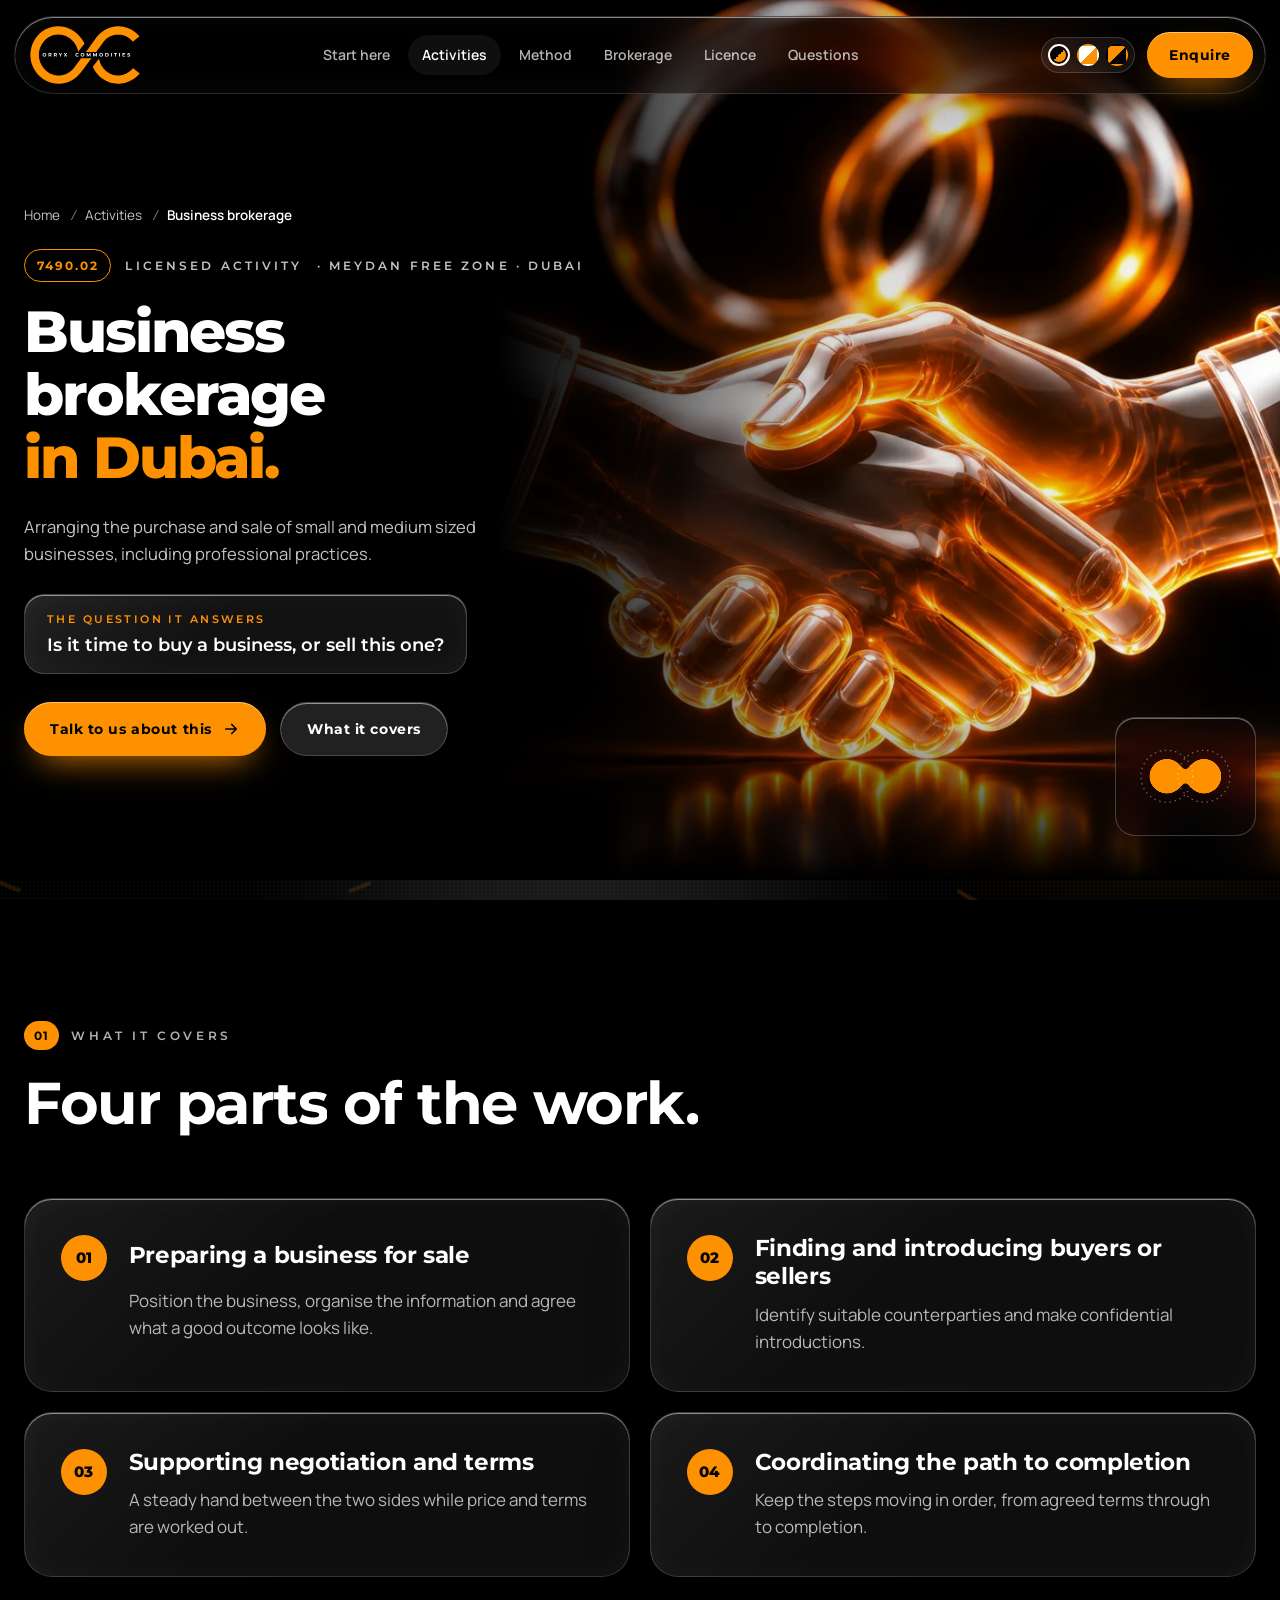
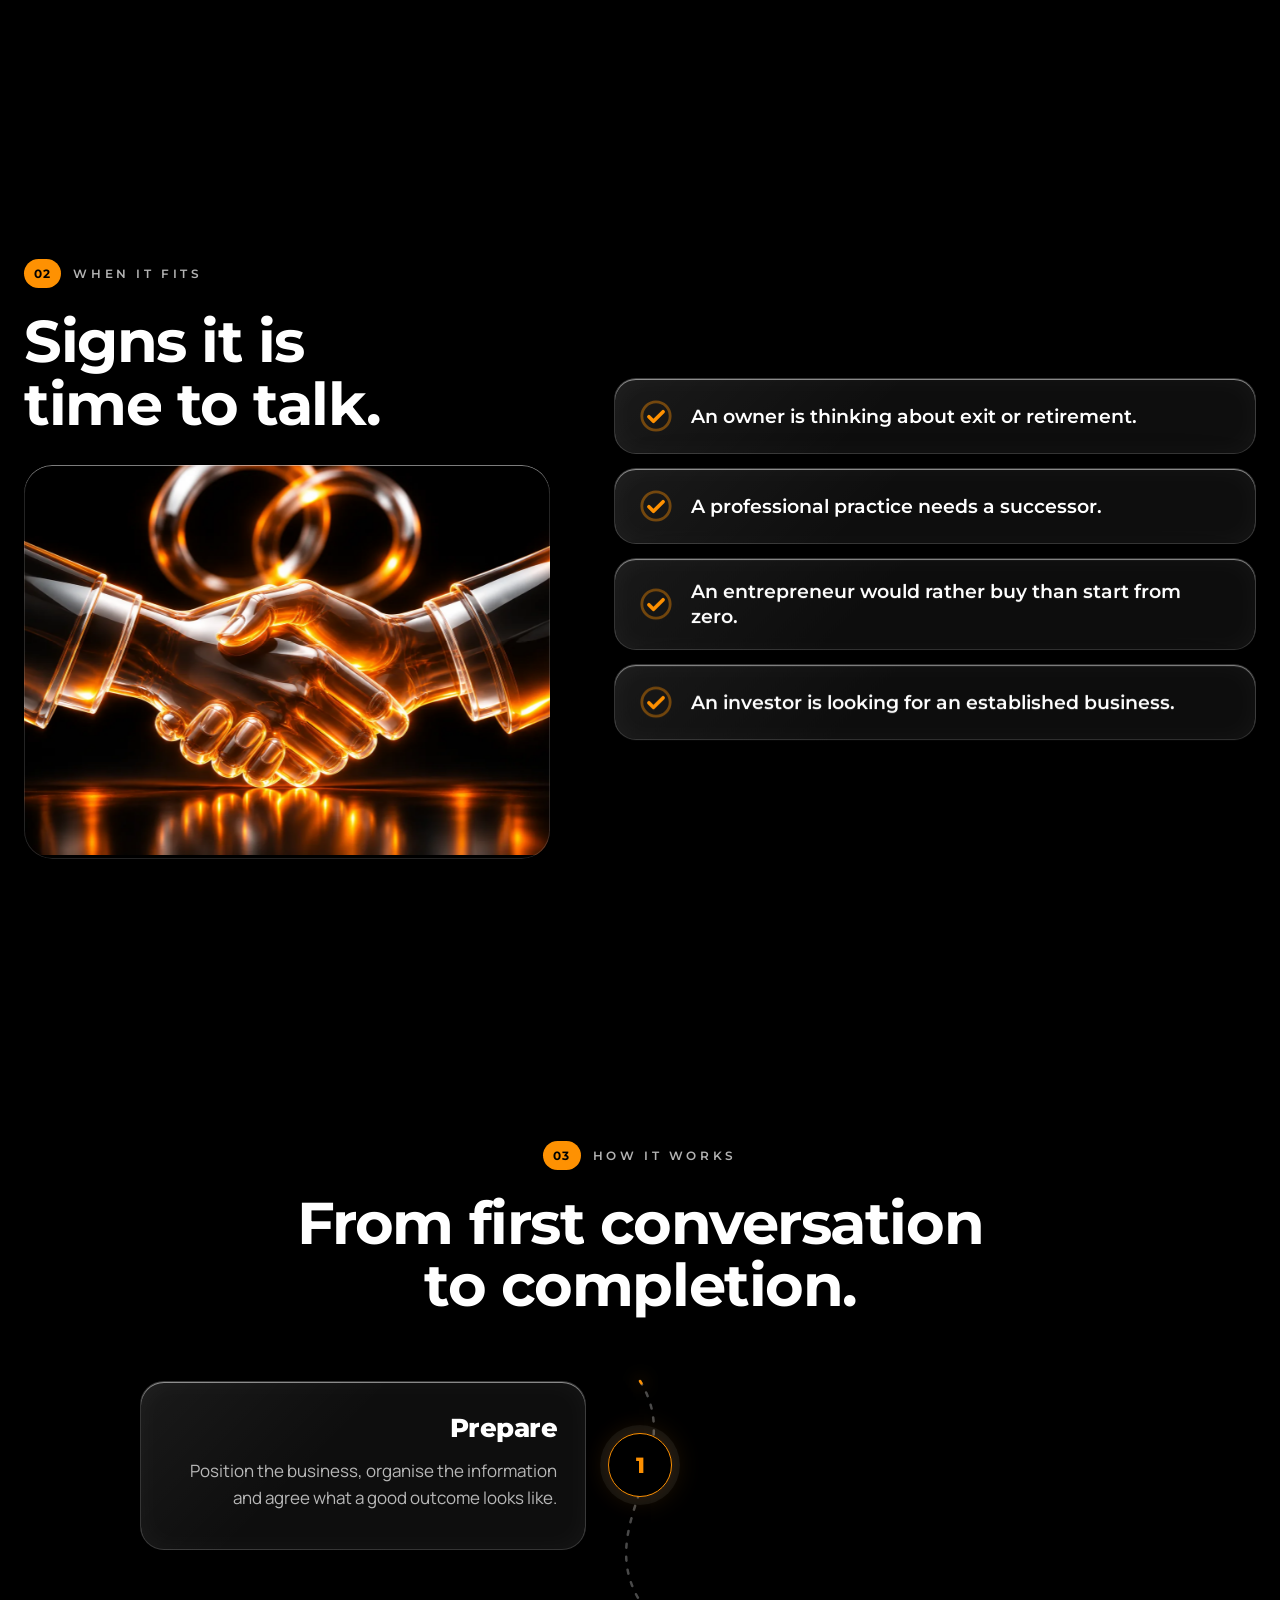
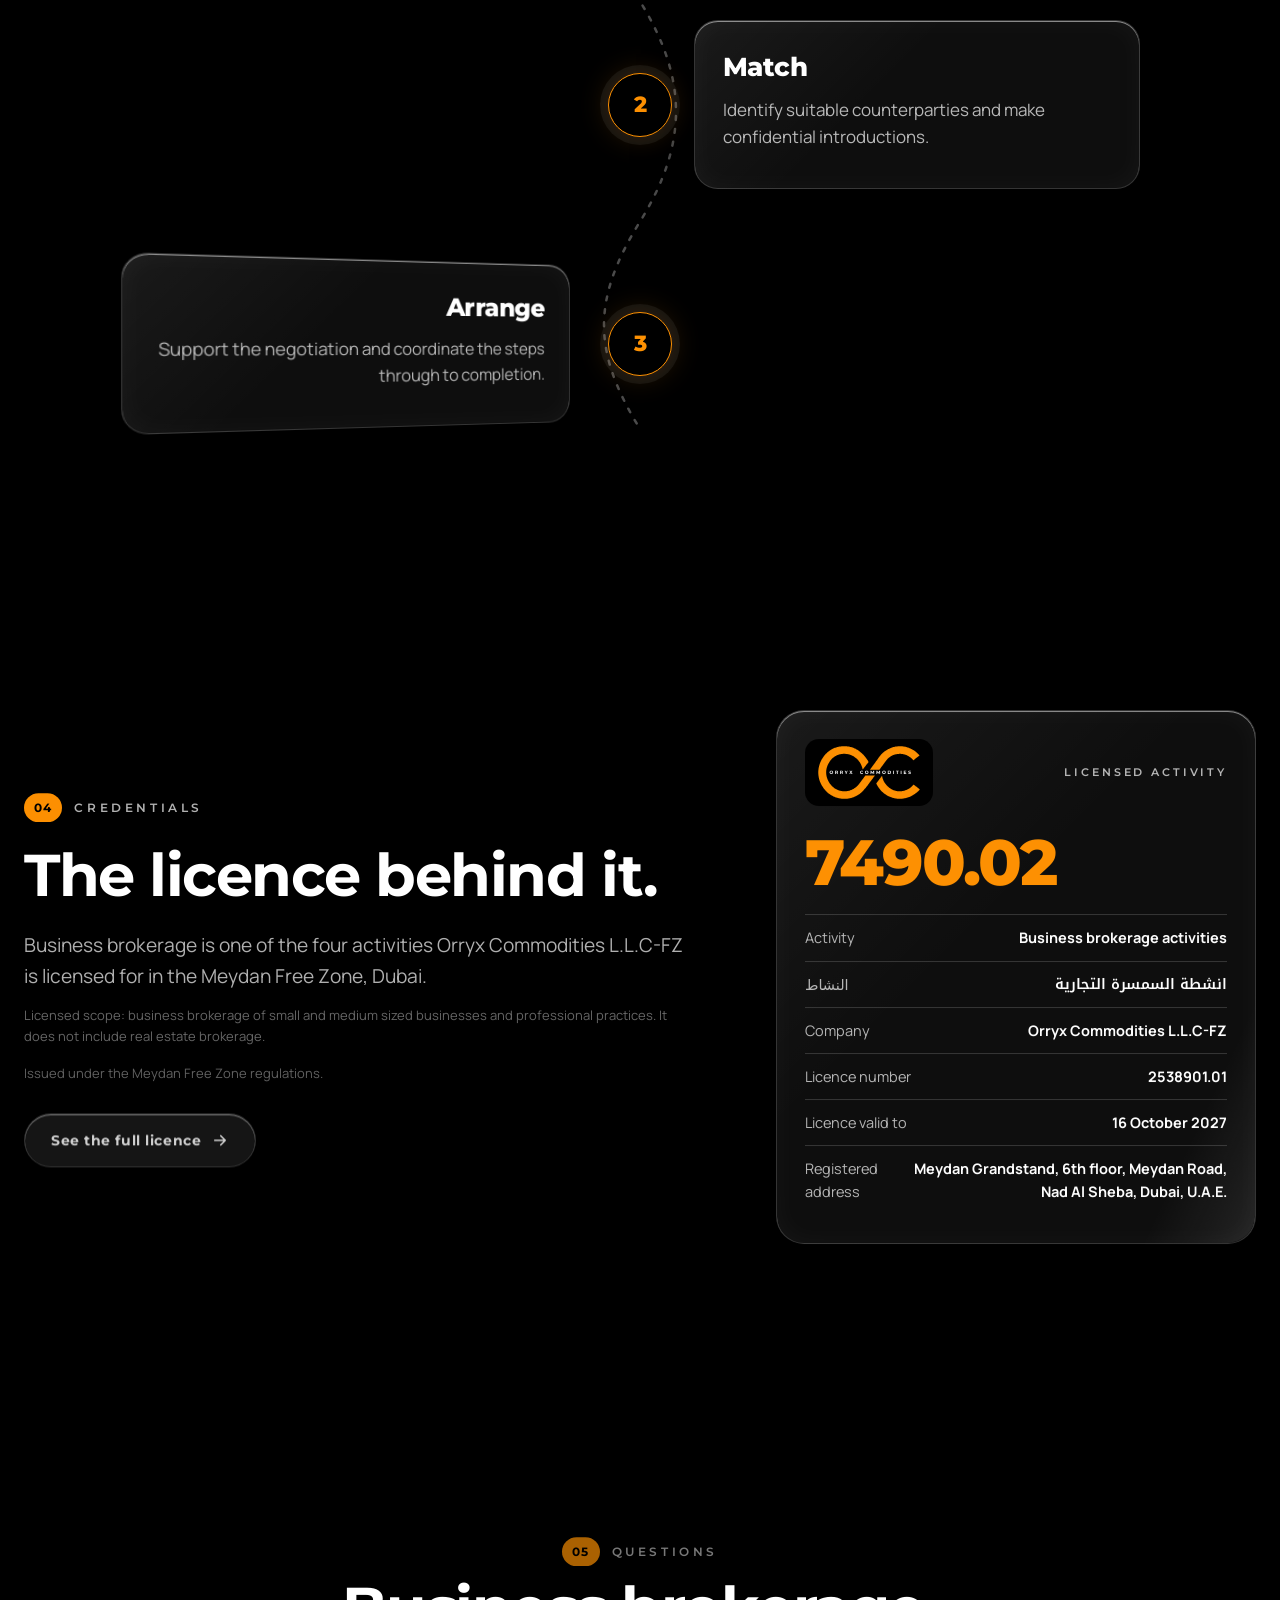
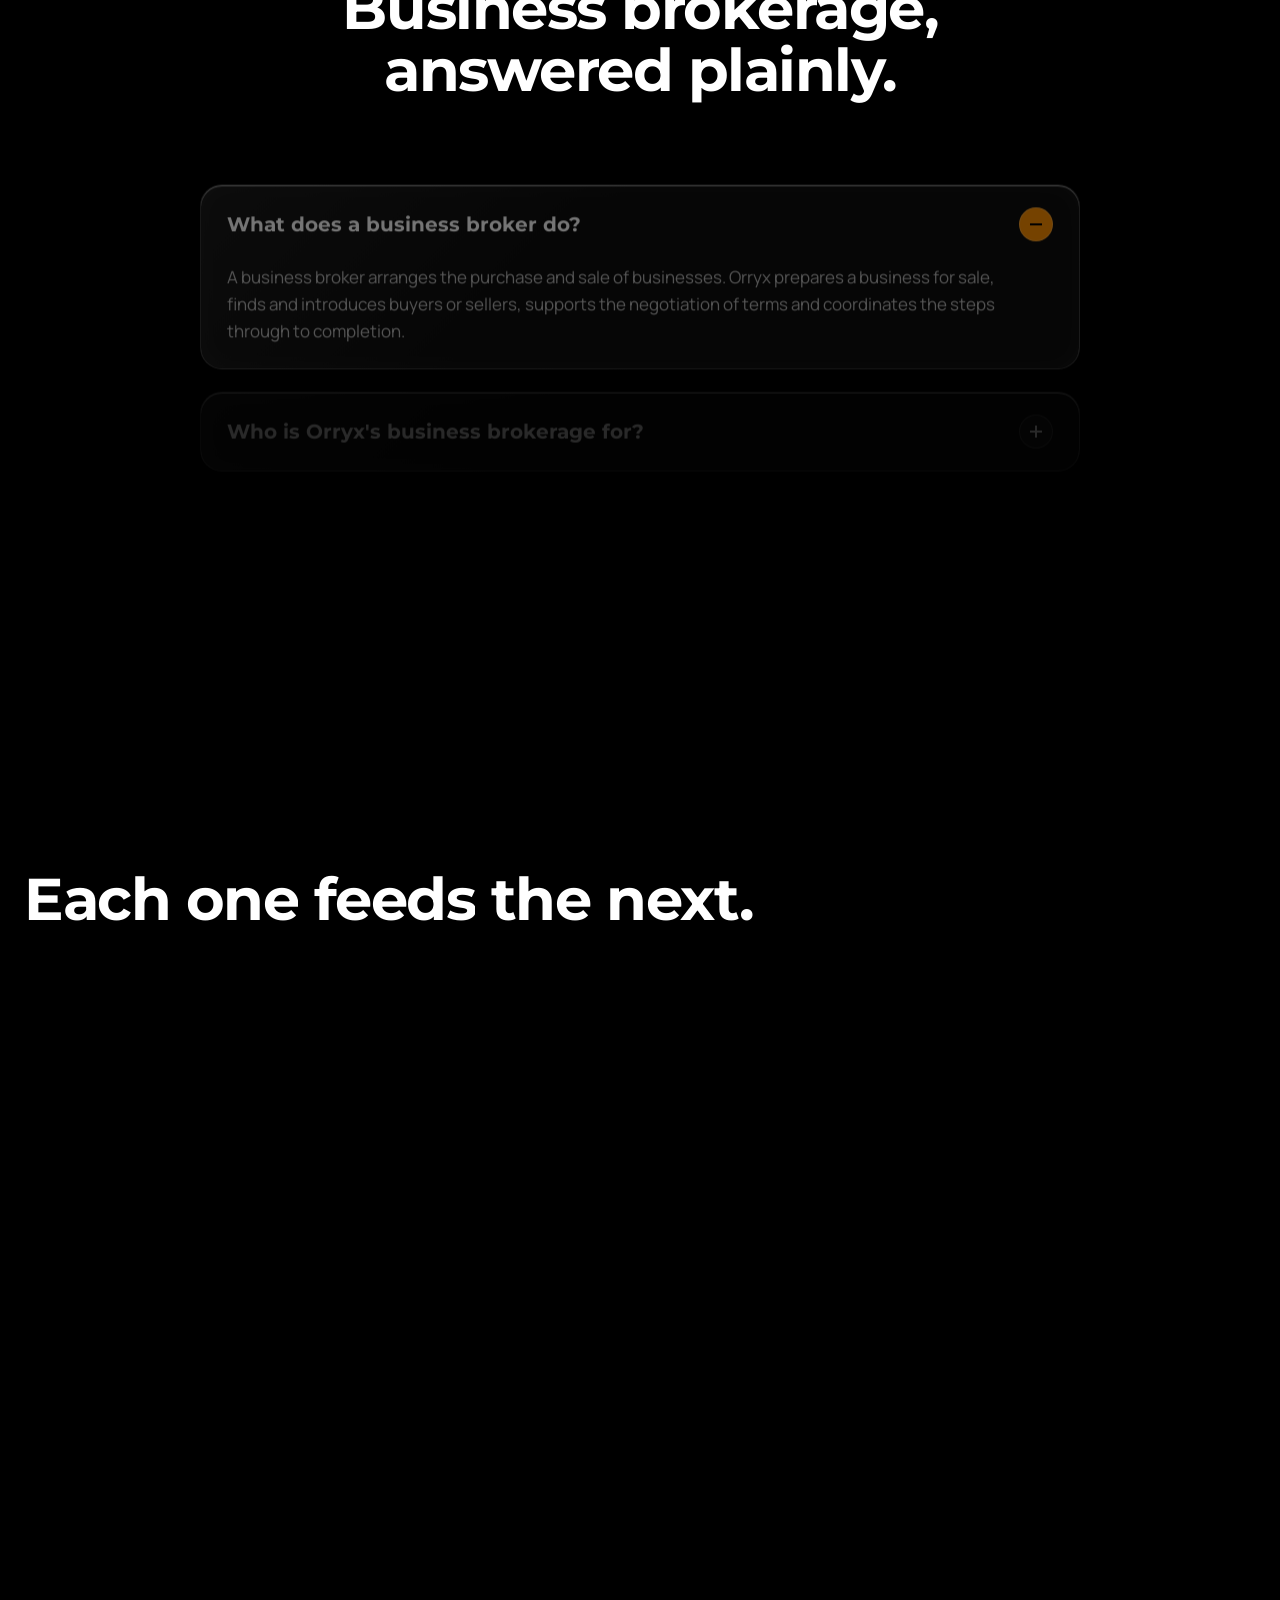
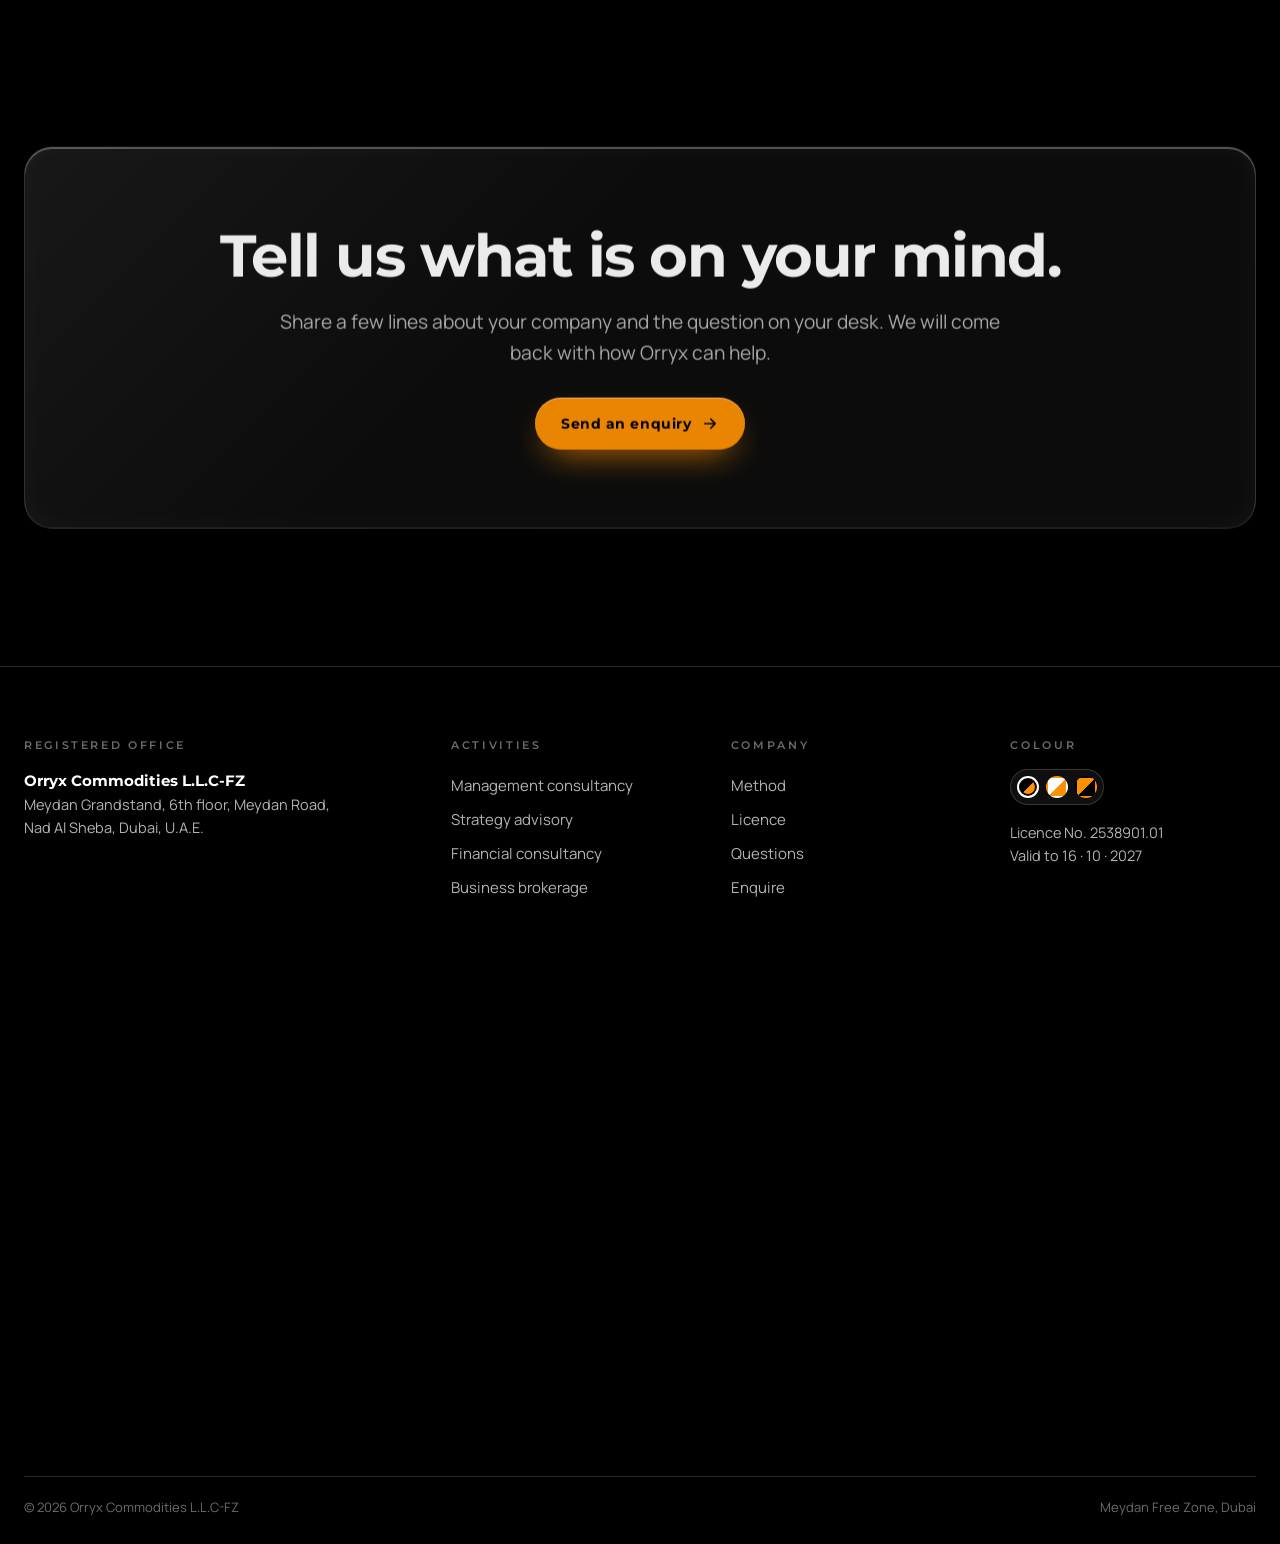
<file: business-brokerage/index.html>
<!doctype html>
<html lang="en" data-theme="night">
<head>
<meta charset="utf-8">
<meta name="viewport" content="width=device-width, initial-scale=1, viewport-fit=cover">
<title>Business Brokerage in Dubai: Buy or Sell an SME | Orryx</title>
<meta name="description" content="Business brokerage from Orryx Commodities L.L.C-FZ, Dubai: arranging the purchase and sale of small and medium sized businesses. Not real estate. Activity 7490.02.">
<!-- Version 2 is a design alternative. Keep it out of search until one version is chosen. -->
<meta name="robots" content="noindex">
<meta name="theme-color" content="#000000">
<meta property="og:type" content="website">
<meta property="og:title" content="Business Brokerage in Dubai: Buy or Sell an SME | Orryx">
<meta property="og:description" content="Business brokerage from Orryx Commodities L.L.C-FZ, Dubai: arranging the purchase and sale of small and medium sized businesses. Not real estate. Activity 7490.02.">
<meta property="og:image" content="https://alliancestreetgoa-lang.github.io/OrryxV2/assets/img/og.png">
<link rel="icon" type="image/png" href="../assets/img/favicon.png">
<link rel="apple-touch-icon" href="../assets/img/apple-touch-icon.png">
<link rel="preconnect" href="https://fonts.googleapis.com">
<link rel="preconnect" href="https://fonts.gstatic.com" crossorigin>
<link href="https://fonts.googleapis.com/css2?family=Montserrat:wght@400;500;600;700;800&family=Manrope:wght@400;500;600;700&family=Noto+Kufi+Arabic:wght@400;600&display=swap" rel="stylesheet">
<link rel="stylesheet" href="../css/style.css?v=24">
<script>
  (function(){var d=document.documentElement;d.classList.add('js');
  try{var t=localStorage.getItem('orryx-theme');if(t)d.setAttribute('data-theme',t);}catch(e){}})();
</script>
</head>
<body class="page">
<!-- This page is written by tools/build_pages.py. Change the wording there and run it again. -->

<svg width="0" height="0" style="position:absolute" aria-hidden="true"><defs>
  <filter id="goo"><feGaussianBlur in="SourceGraphic" stdDeviation="12" result="b"/><feColorMatrix in="b" values="1 0 0 0 0 0 1 0 0 0 0 0 1 0 0 0 0 0 22 -9"/></filter>
</defs></svg>

<div class="stage" aria-hidden="true">
  <div class="blob b1"></div>
  <div class="blob b2"></div>
  <div class="blob b3"></div>
  <svg class="stage-mark" viewBox="312 173 1157 616"><use href="../assets/logo/mark-outline.svg#lm" fill="none" stroke-width="2.4"/></svg>
  <div class="grain"></div>
</div>

<header class="nav glass" id="nav">
  <a class="brand" href="../" aria-label="Orryx Commodities, home"><img class="logo logo-w" src="../assets/logo/orryx-logo-transparent-white-text.svg" alt="" width="1157" height="616"><img class="logo logo-b" src="../assets/logo/orryx-logo-transparent-black-text.svg" alt="" width="1157" height="616"></a>
  <nav class="nav-links" id="navLinks" aria-label="Main">
    <a href="../#feel">Start here</a>
    <a href="../#activities" class="is-active" aria-current="true">Activities</a>
    <a href="../#method">Method</a>
    <a href="../#brokerage">Brokerage</a>
    <a href="../#licence">Licence</a>
    <a href="../#questions">Questions</a>
  </nav>
  <div class="nav-right">
    <div class="themes" role="group" aria-label="Colour theme"><button class="theme-dot" data-set-theme="night" aria-label="Night theme: black and orange" title="Night"></button><button class="theme-dot" data-set-theme="day" aria-label="Day theme: white and orange" title="Day"></button><button class="theme-dot" data-set-theme="ember" aria-label="Ember theme: orange and black" title="Ember"></button></div>
    <a class="btn btn-solid nav-cta" href="../?about=brokerage#enquire"><span>Enquire</span></a>
    <button class="burger" id="burger" aria-label="Open menu" aria-expanded="false"><i></i><i></i></button>
  </div>
</header>

<main id="top">

<section class="hero svc-hero" id="hero">
  <div class="hero-bg" aria-hidden="true"><img src="../assets/img/brokerage.webp" alt="" width="1536" height="1024" fetchpriority="high"></div>
  <div class="hero-copy">
    <nav class="crumbs reveal" aria-label="Breadcrumb"><a href="../">Home</a><i>/</i><a href="../#activities">Activities</a><i>/</i><span>Business brokerage</span></nav>
    <p class="kicker reveal"><span class="code">7490.02</span>Licensed activity<span class="k-x"> · Meydan Free Zone · Dubai</span></p>
    <h1 class="hero-title" id="heroTitle" aria-label="Business brokerage in Dubai">
      <span class="line"><span>Business</span></span>
      <span class="line"><span>brokerage</span></span>
      <span class="line"><span><em>in Dubai.</em></span></span>
    </h1>
    <p class="hero-sub reveal">Arranging the purchase and sale of small and medium sized businesses, including professional practices.</p>
    <div class="svc-q glass reveal"><small>The question it answers</small><p>Is it time to buy a business, or sell this one?</p></div>
    <div class="hero-btns reveal">
      <a class="btn btn-solid magnetic" href="../?about=brokerage#enquire"><span>Talk to us about this</span><svg viewBox="0 0 24 24" aria-hidden="true"><path d="M5 12h14M13 6l6 6-6 6"/></svg></a>
      <a class="btn btn-glass magnetic" href="#covers"><span>What it covers</span></a>
    </div>
  </div>
  <div class="mg-badge svc-badge reveal" aria-hidden="true"><svg viewBox="0 0 320 260" class="mg mg-deal">
            <g filter="url(#goo)"><circle class="blobc c1" cx="110" cy="130" r="46"/><circle class="blobc c2" cx="210" cy="130" r="46"/></g>
            <circle class="ringc" cx="110" cy="130" r="70"/><circle class="ringc" cx="210" cy="130" r="70"/>
          </svg></div>
</section>

<section class="section" id="covers">
  <div class="wrap">
    <div class="head">
      <p class="eyebrow reveal"><b>01</b> What it covers</p>
      <h2 class="title split">Four parts of the work.</h2>
    </div>
    <div class="cover-grid">
      <article class="cover glass reveal"><span class="cover-n">01</span><h3>Preparing a business for sale</h3><p>Position the business, organise the information and agree what a good outcome looks like.</p></article>
      <article class="cover glass reveal"><span class="cover-n">02</span><h3>Finding and introducing buyers or sellers</h3><p>Identify suitable counterparties and make confidential introductions.</p></article>
      <article class="cover glass reveal"><span class="cover-n">03</span><h3>Supporting negotiation and terms</h3><p>A steady hand between the two sides while price and terms are worked out.</p></article>
      <article class="cover glass reveal"><span class="cover-n">04</span><h3>Coordinating the path to completion</h3><p>Keep the steps moving in order, from agreed terms through to completion.</p></article>
    </div>
  </div>
</section>

<section class="section fits" id="fits">
  <div class="wrap fits-grid">
    <div>
      <p class="eyebrow reveal"><b>02</b> When it fits</p>
      <h2 class="title split">Signs it is time to talk.</h2>
      <div class="shot fits-shot reveal"><img src="../assets/img/brokerage.webp" alt="Two glass hands meeting in a handshake" loading="lazy" width="1536" height="1024"></div>
    </div>
    <ul class="signs">
      <li class="sign glass reveal"><svg class="tick" viewBox="0 0 24 24" aria-hidden="true"><circle cx="12" cy="12" r="10"/><path d="M7 12.5l3.2 3.2L17 9"/></svg><span>An owner is thinking about exit or retirement.</span></li>
      <li class="sign glass reveal"><svg class="tick" viewBox="0 0 24 24" aria-hidden="true"><circle cx="12" cy="12" r="10"/><path d="M7 12.5l3.2 3.2L17 9"/></svg><span>A professional practice needs a successor.</span></li>
      <li class="sign glass reveal"><svg class="tick" viewBox="0 0 24 24" aria-hidden="true"><circle cx="12" cy="12" r="10"/><path d="M7 12.5l3.2 3.2L17 9"/></svg><span>An entrepreneur would rather buy than start from zero.</span></li>
      <li class="sign glass reveal"><svg class="tick" viewBox="0 0 24 24" aria-hidden="true"><circle cx="12" cy="12" r="10"/><path d="M7 12.5l3.2 3.2L17 9"/></svg><span>An investor is looking for an established business.</span></li>
    </ul>
  </div>
</section>

<section class="section method" id="how">
  <div class="wrap">
    <div class="head center">
      <p class="eyebrow reveal"><b>03</b> How it works</p>
      <h2 class="title split">From first conversation to completion.</h2>
    </div>
    <div class="flow">
      <svg class="flow-line" aria-hidden="true"><path class="flow-bg"/><path class="flow-fg" id="flowPath"/></svg>
      <ol class="flow-steps" id="steps">
        <li class="step" data-step><div class="step-n">1</div><div class="step-c glass"><h3>Prepare</h3><p>Position the business, organise the information and agree what a good outcome looks like.</p></div></li>
        <li class="step" data-step><div class="step-n">2</div><div class="step-c glass"><h3>Match</h3><p>Identify suitable counterparties and make confidential introductions.</p></div></li>
        <li class="step" data-step><div class="step-n">3</div><div class="step-c glass"><h3>Arrange</h3><p>Support the negotiation and coordinate the steps through to completion.</p></div></li>
      </ol>
    </div>
  </div>
</section>

<section class="section licence svc-lic" id="licence">
  <div class="wrap licence-grid">
    <div>
      <p class="eyebrow reveal"><b>04</b> Credentials</p>
      <h2 class="title split">The licence behind it.</h2>
      <p class="lead reveal">Business brokerage is one of the four activities Orryx Commodities L.L.C-FZ is licensed for in the Meydan Free Zone, Dubai.</p>
      <p class="fine reveal">Licensed scope: business brokerage of small and medium sized businesses and professional practices. It does not include real estate brokerage.</p>
      <p class="fine reveal">Issued under the Meydan Free Zone regulations.</p>
      <a class="btn btn-glass reveal" href="../#licence"><span>See the full licence</span><svg viewBox="0 0 24 24" aria-hidden="true"><path d="M5 12h14M13 6l6 6-6 6"/></svg></a>
    </div>
    <div class="card3d-wrap">
      <div class="card3d glass" id="licCard">
        <div class="card3d-shine" aria-hidden="true"></div>
        <div class="lic-top"><span class="lic-logo"><img class="logo logo-w" src="../assets/logo/orryx-logo-transparent-white-text.svg" alt="" width="1157" height="616"><img class="logo logo-b" src="../assets/logo/orryx-logo-transparent-black-text.svg" alt="" width="1157" height="616"></span><span>Licensed activity</span></div>
        <div class="lic-code">7490.02</div>
        <dl class="lic-rows">
          <div><dt>Activity</dt><dd>Business brokerage activities</dd></div>
          <div><dt lang="ar" dir="rtl">النشاط</dt><dd lang="ar" dir="rtl">انشطة السمسرة التجارية</dd></div>
          <div><dt>Company</dt><dd>Orryx Commodities L.L.C-FZ</dd></div>
          <div><dt>Licence number</dt><dd>2538901.01</dd></div>
          <div><dt>Licence valid to</dt><dd>16 October 2027</dd></div>
          <div><dt>Registered address</dt><dd>Meydan Grandstand, 6th floor, Meydan Road, Nad Al Sheba, Dubai, U.A.E.</dd></div>
        </dl>
      </div>
    </div>
  </div>
</section>

<section class="section faq" id="questions">
  <div class="wrap narrow">
    <div class="head center">
      <p class="eyebrow reveal"><b>05</b> Questions</p>
      <h2 class="title split">Business brokerage, answered plainly.</h2>
    </div>
    <div class="qa-list">
      <details class="qa glass reveal" open><summary>What does a business broker do?<i></i></summary><p>A business broker arranges the purchase and sale of businesses. Orryx prepares a business for sale, finds and introduces buyers or sellers, supports the negotiation of terms and coordinates the steps through to completion.</p></details>
      <details class="qa glass reveal"><summary>Who is Orryx&#x27;s business brokerage for?<i></i></summary><p>For sellers who own small and medium sized businesses or professional practices, and for buyers: entrepreneurs and investors looking to acquire an established business.</p></details>
      <details class="qa glass reveal"><summary>Does Orryx broker real estate?<i></i></summary><p>No. The licensed activity (7490.02, business licence 2538901.01, Meydan Free Zone, Dubai) covers arranging the purchase and sale of small and medium sized businesses, including professional practices. It does not include real estate brokerage.</p></details>
    </div>
  </div>
</section>

<section class="section others" id="others">
  <div class="wrap">
    <div class="head">
      <p class="eyebrow reveal"><b>06</b> The other activities</p>
      <h2 class="title split">Each one feeds the next.</h2>
    </div>
    <div class="other-grid">
      <a class="other glass reveal" href="../management-consultancy/"><div class="shot"><img src="../assets/img/management.webp" alt="Glass organisation structure with gears" loading="lazy" width="1536" height="1024"></div><div class="other-body"><span class="code">7020.00</span><h3>Management consultancy</h3><p>How should the business be organised and run?</p><span class="more"><span>Open</span><svg viewBox="0 0 24 24" aria-hidden="true"><path d="M5 12h14M13 6l6 6-6 6"/></svg></span></div></a>
      <a class="other glass reveal" href="../strategy-advisory/"><div class="shot"><img src="../assets/img/strategy.webp" alt="Glass chess knight beside a glowing route with waypoints" loading="lazy" width="1536" height="1024"></div><div class="other-body"><span class="code">7020.11</span><h3>Strategy advisory</h3><p>Where does the business go next, and in what order?</p><span class="more"><span>Open</span><svg viewBox="0 0 24 24" aria-hidden="true"><path d="M5 12h14M13 6l6 6-6 6"/></svg></span></div></a>
      <a class="other glass reveal" href="../financial-consultancy/"><div class="shot"><img src="../assets/img/finance.webp" alt="Glass bars rising like a chart beside stacks of glass coins" loading="lazy" width="1536" height="1024"></div><div class="other-body"><span class="code">6619.14</span><h3>Financial consultancy</h3><p>What do the numbers say the business earns, needs and can afford?</p><span class="more"><span>Open</span><svg viewBox="0 0 24 24" aria-hidden="true"><path d="M5 12h14M13 6l6 6-6 6"/></svg></span></div></a>
    </div>
  </div>
</section>

<section class="section cta" id="talk">
  <div class="wrap">
    <div class="cta-box glass reveal">
      <h2 class="title">Tell us what is on your mind.</h2>
      <p class="lead">Share a few lines about your company and the question on your desk. We will come back with how Orryx can help.</p>
      <a class="btn btn-solid magnetic" href="../?about=brokerage#enquire"><span>Send an enquiry</span><svg viewBox="0 0 24 24" aria-hidden="true"><path d="M5 12h14M13 6l6 6-6 6"/></svg></a>
    </div>
  </div>
</section>

</main>

<footer class="foot">
  <div class="wrap foot-grid">
    <div>
      <h4>Registered office</h4>
      <p class="foot-co"><b>Orryx Commodities L.L.C-FZ</b><br>Meydan Grandstand, 6th floor, Meydan Road,<br>Nad Al Sheba, Dubai, U.A.E.</p>
    </div>
    <div><h4>Activities</h4><a href="../management-consultancy/">Management consultancy</a><a href="../strategy-advisory/">Strategy advisory</a><a href="../financial-consultancy/">Financial consultancy</a><a href="../business-brokerage/">Business brokerage</a></div>
    <div><h4>Company</h4><a href="../#method">Method</a><a href="../#licence">Licence</a><a href="../#questions">Questions</a><a href="../#enquire">Enquire</a></div>
    <div><h4>Colour</h4>
      <div class="themes foot-themes" role="group" aria-label="Colour theme"><button class="theme-dot" data-set-theme="night" aria-label="Night theme: black and orange" title="Night"></button><button class="theme-dot" data-set-theme="day" aria-label="Day theme: white and orange" title="Day"></button><button class="theme-dot" data-set-theme="ember" aria-label="Ember theme: orange and black" title="Ember"></button></div>
      <p class="fine">Licence No. 2538901.01<br>Valid to 16 · 10 · 2027</p>
    </div>
  </div>
  <div class="foot-logo"><img class="logo logo-w" src="../assets/logo/orryx-logo-transparent-white-text.svg" alt="Orryx Commodities" width="1157" height="616"><img class="logo logo-b" src="../assets/logo/orryx-logo-transparent-black-text.svg" alt="" width="1157" height="616"></div>
  <div class="wrap foot-base"><span>© <span id="yr">2026</span> Orryx Commodities L.L.C-FZ</span><span>Meydan Free Zone, Dubai</span></div>
</footer>

<script src="../vendor/gsap.min.js"></script>
<script src="../vendor/ScrollTrigger.min.js"></script>
<script src="../vendor/lenis.min.js"></script>
<script src="../js/page.js?v=4"></script>
</body>
</html>
</file>
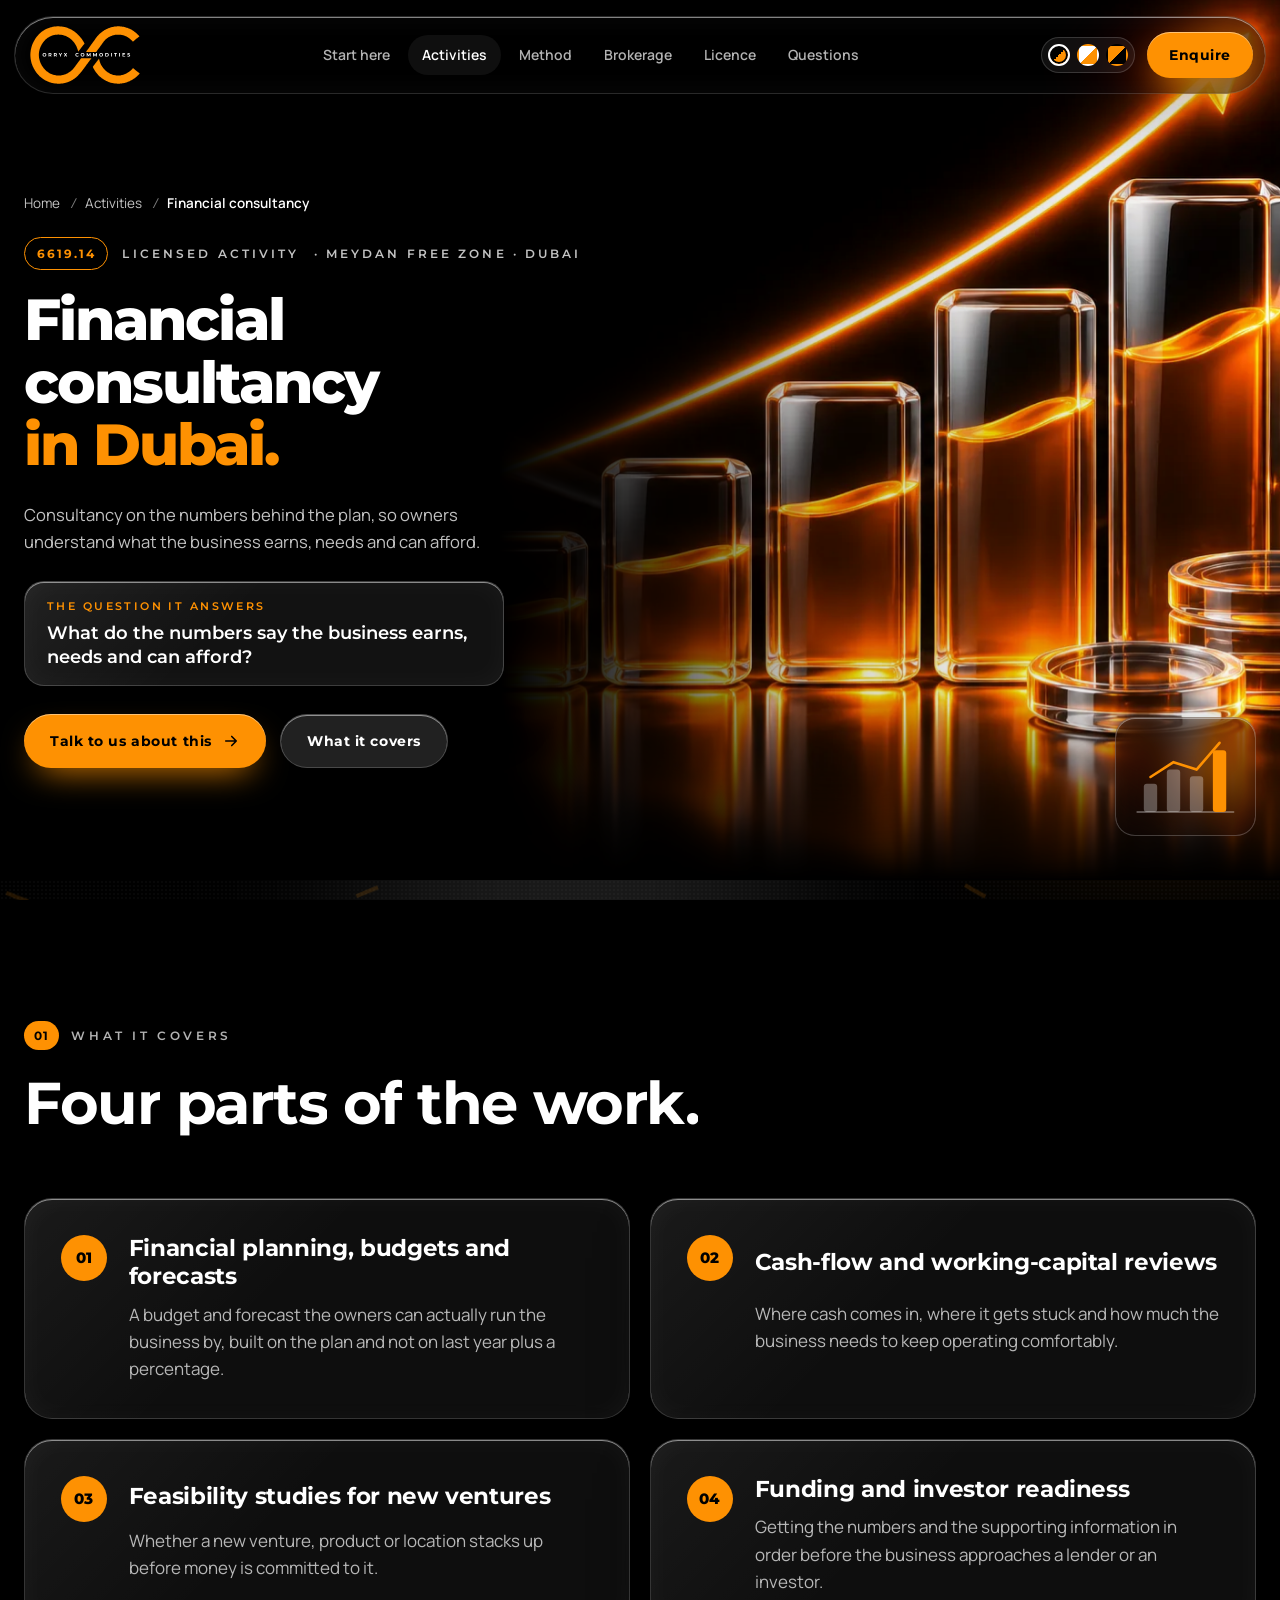
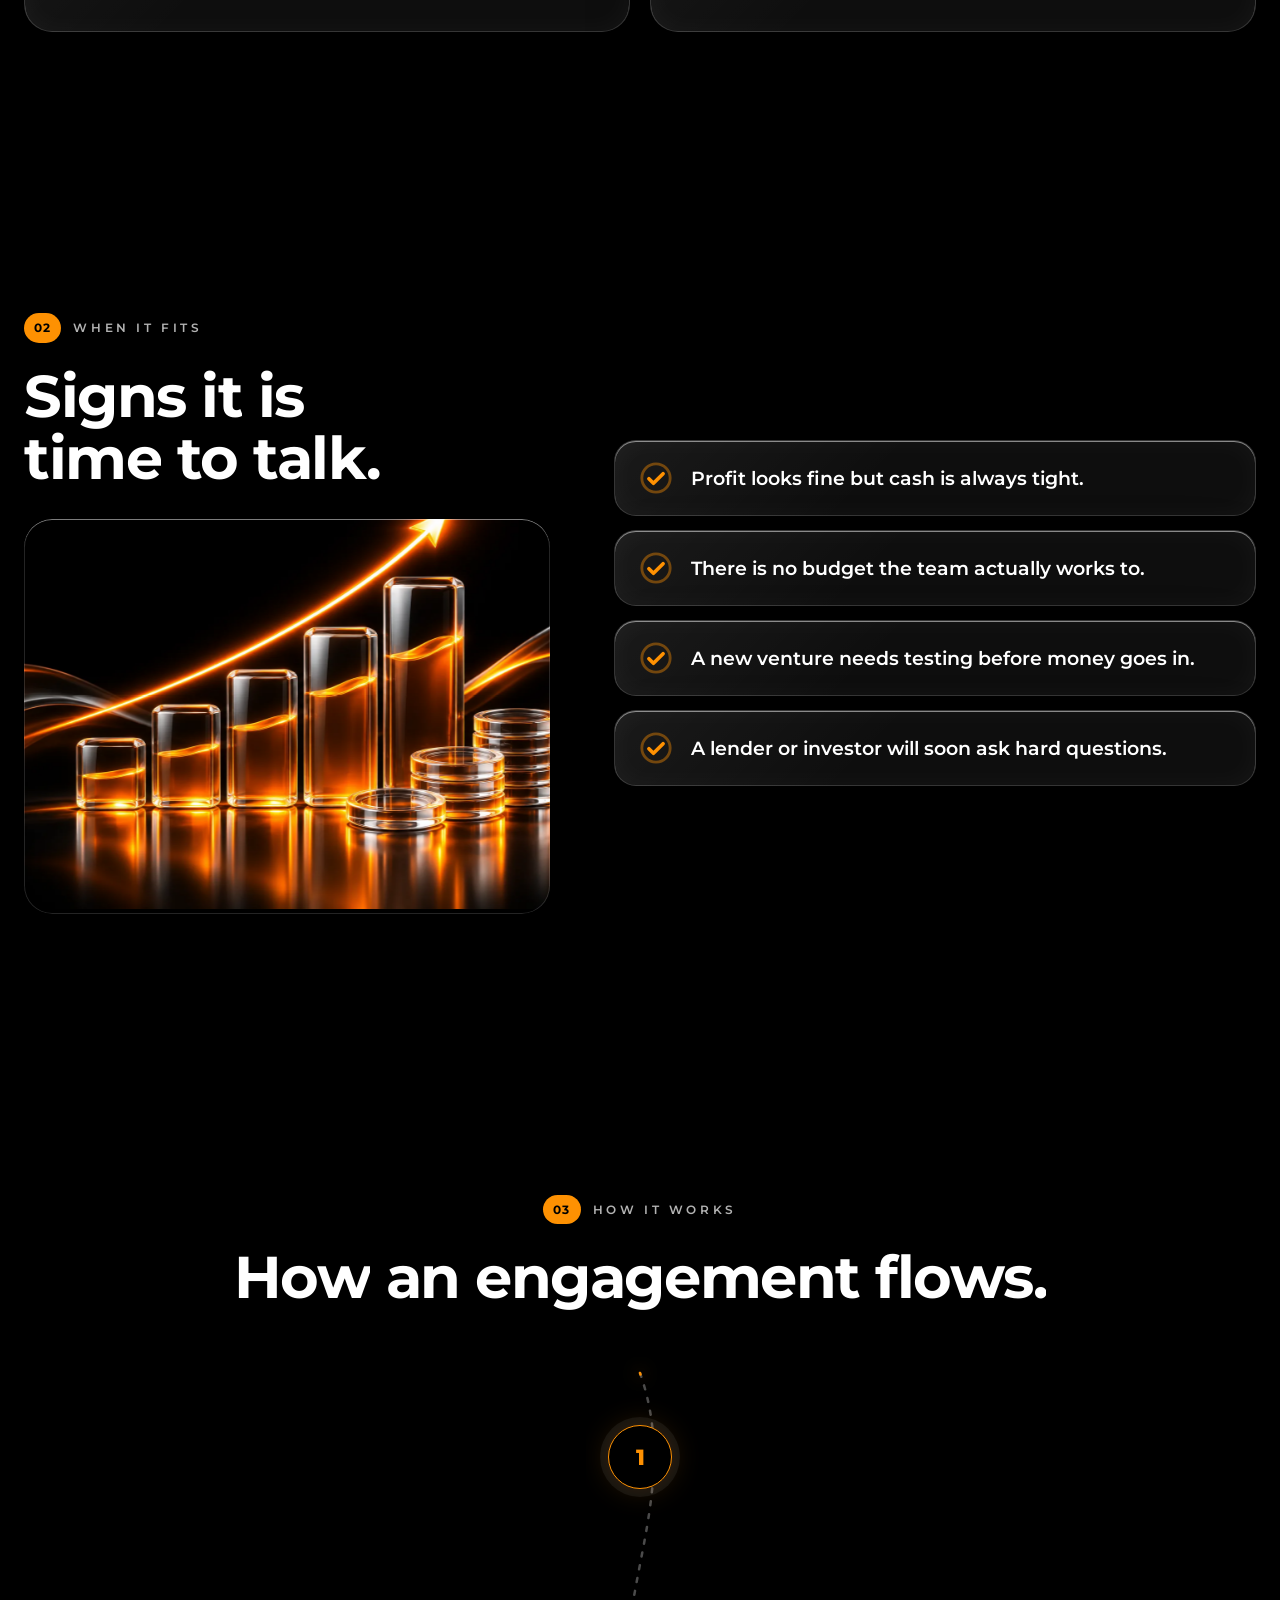
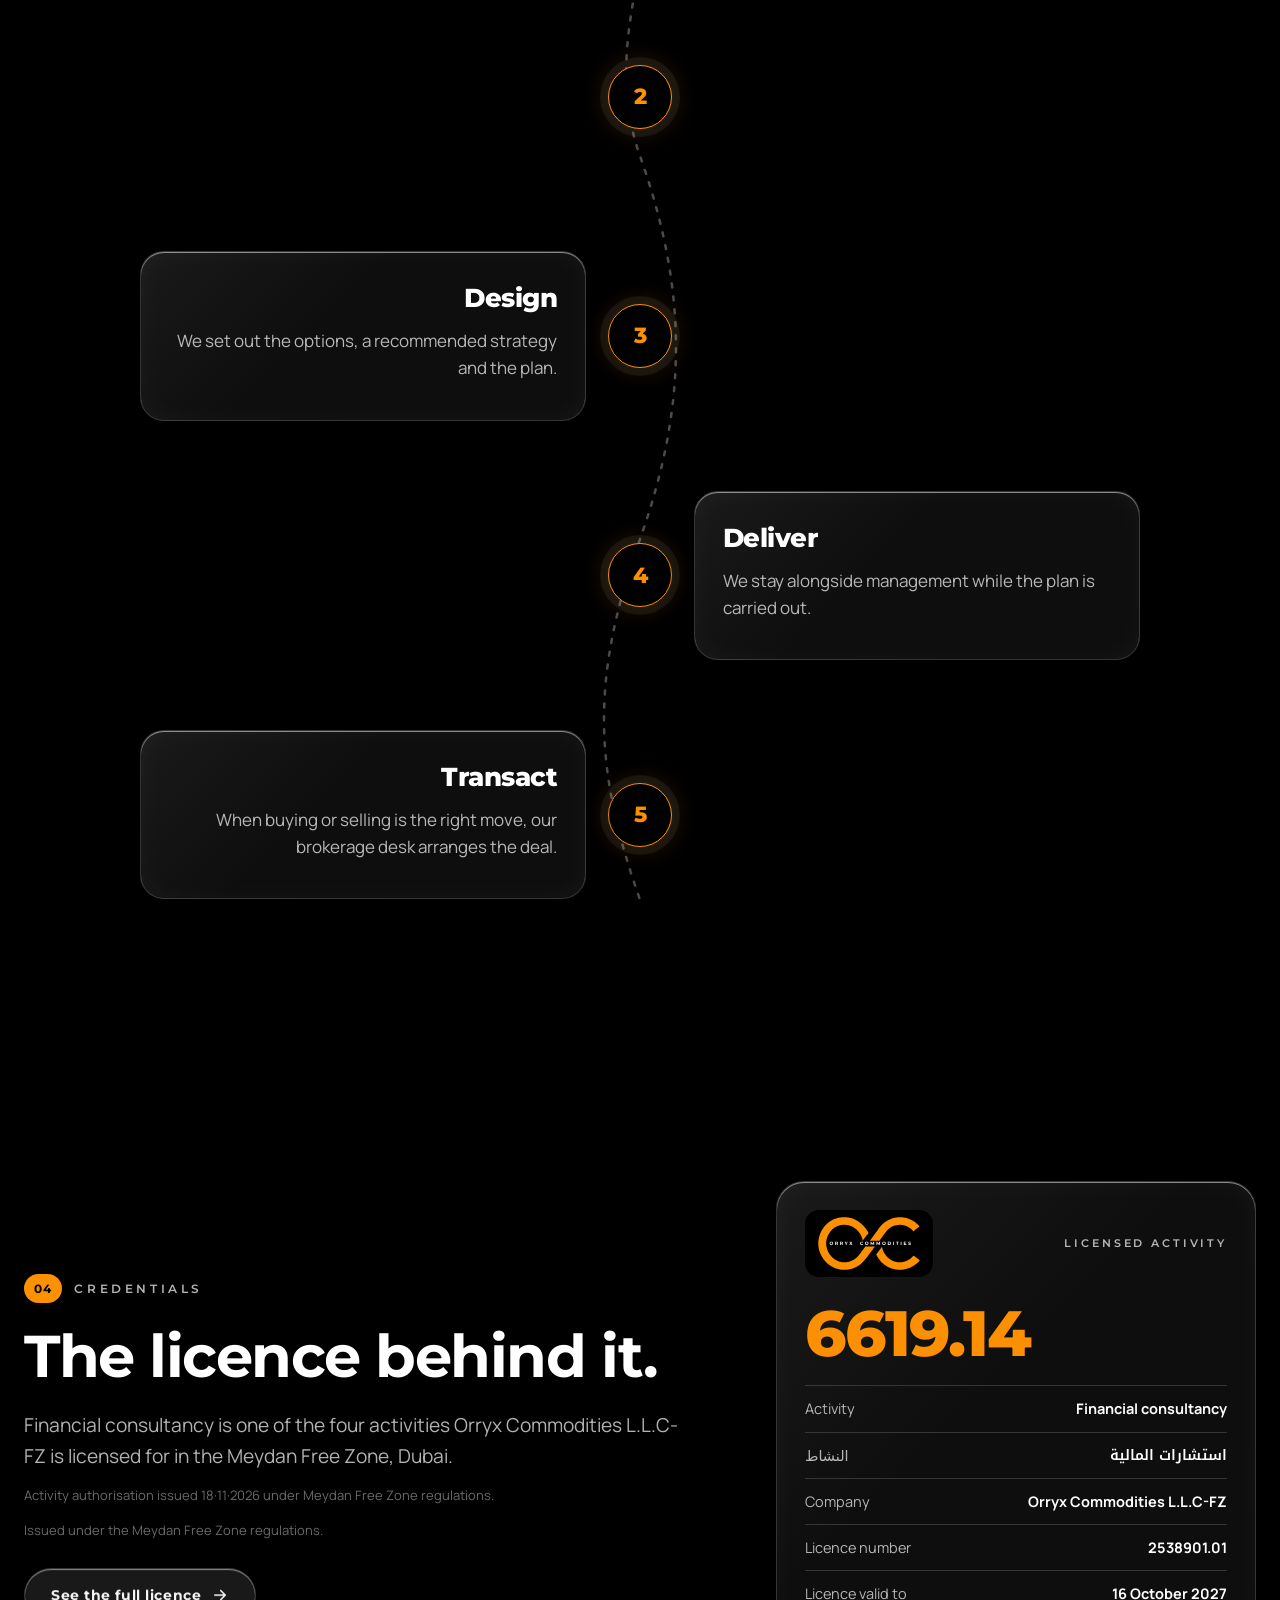
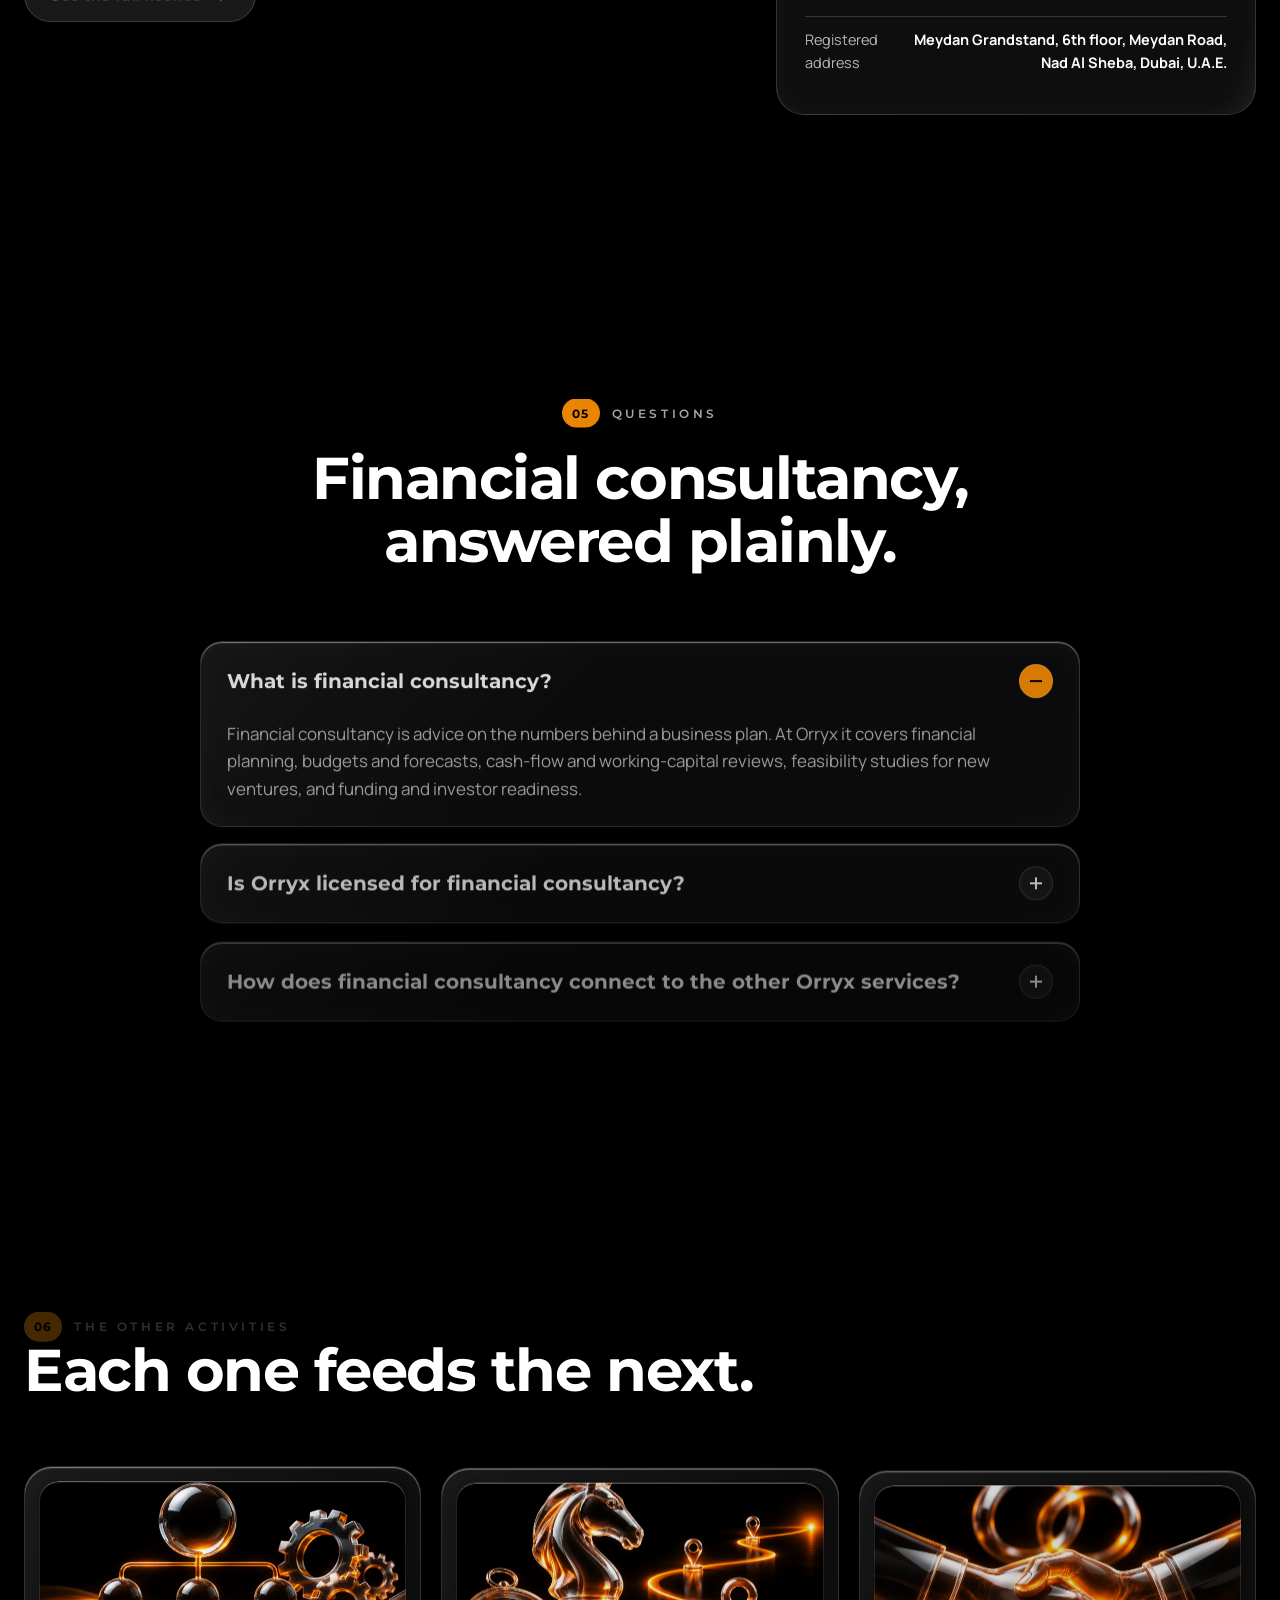
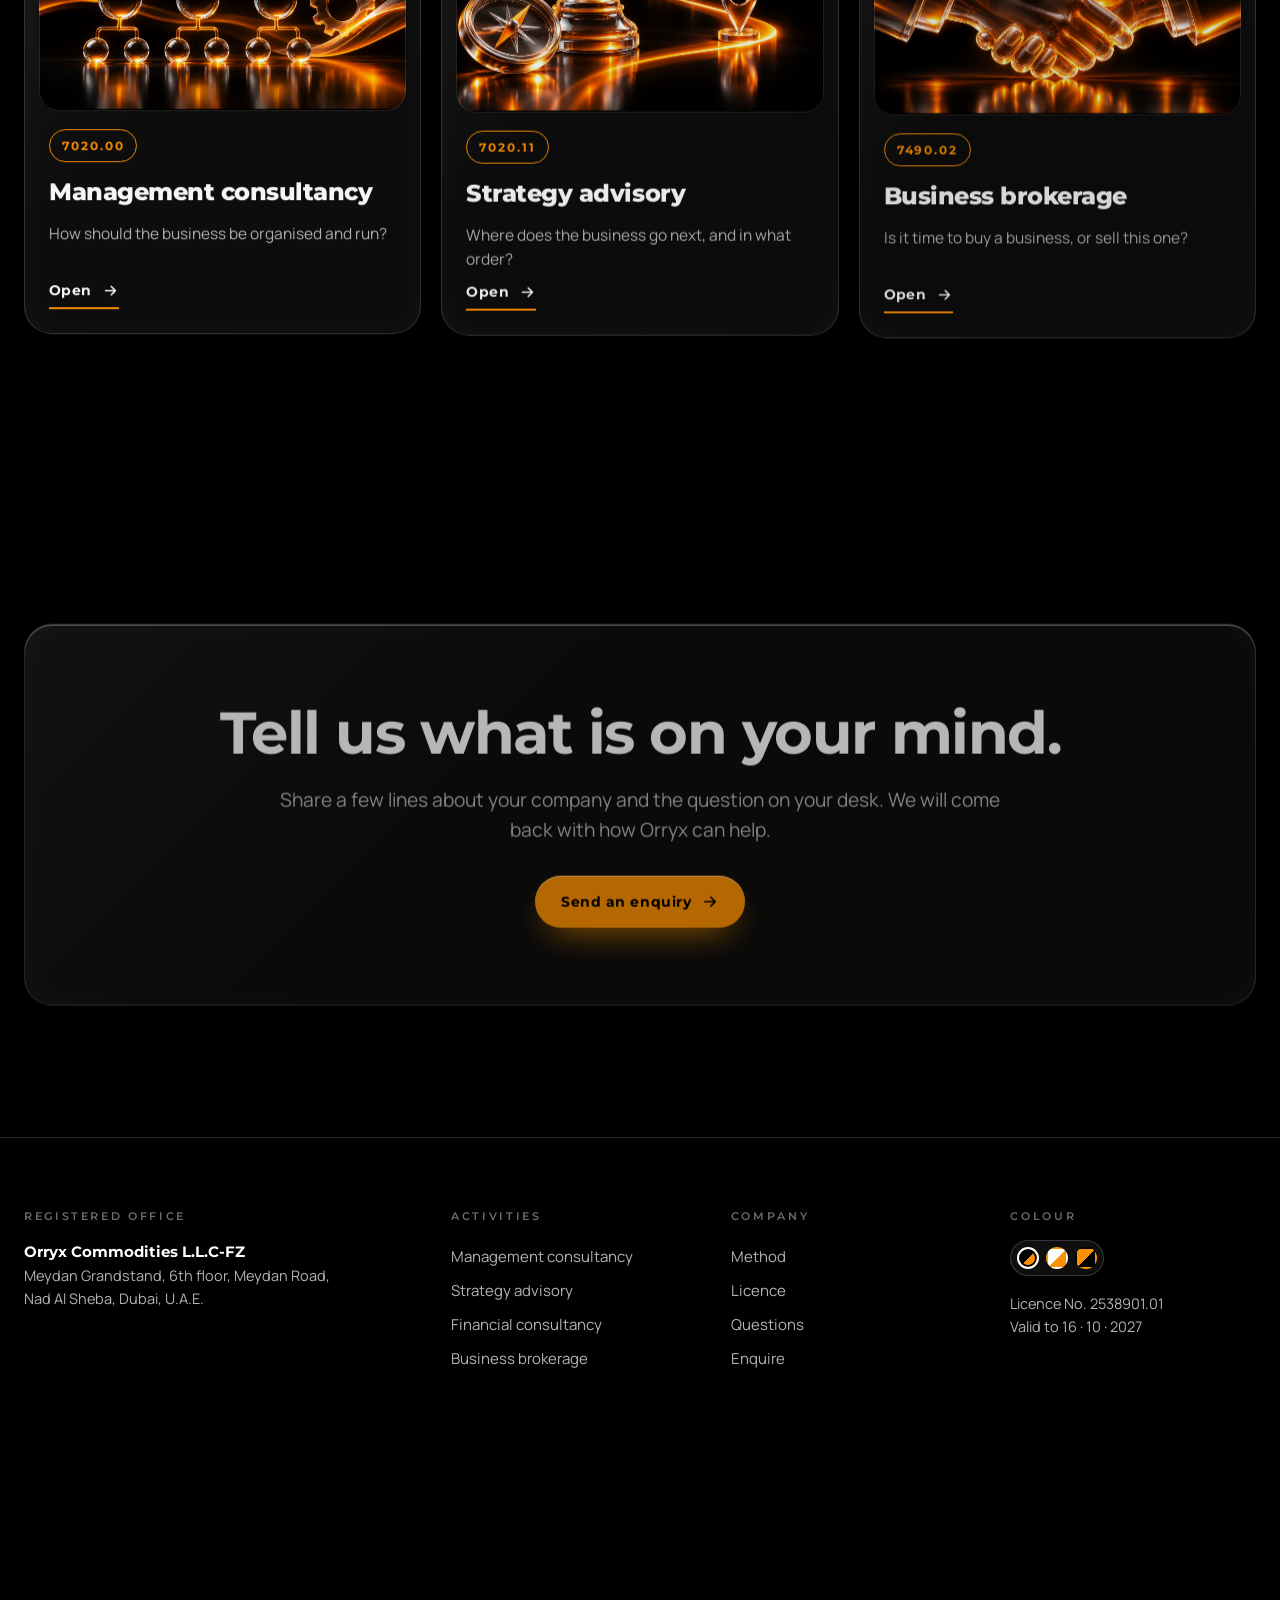
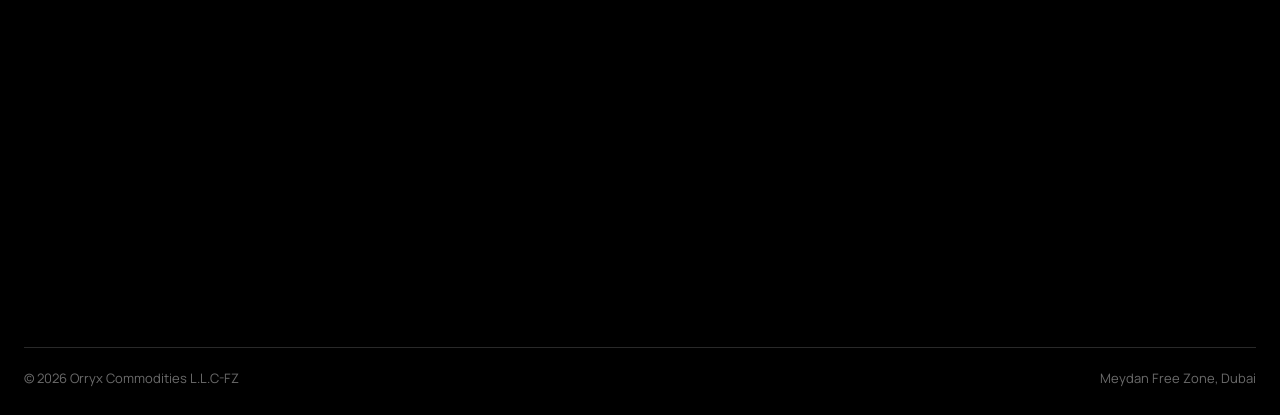
<file: financial-consultancy/index.html>
<!doctype html>
<html lang="en" data-theme="night">
<head>
<meta charset="utf-8">
<meta name="viewport" content="width=device-width, initial-scale=1, viewport-fit=cover">
<title>Financial Consultancy in Dubai | Orryx Commodities</title>
<meta name="description" content="Financial consultancy from Orryx Commodities L.L.C-FZ, Dubai: budgets and forecasts, cash-flow reviews, feasibility studies and investor readiness. Activity 6619.14.">
<!-- Version 2 is a design alternative. Keep it out of search until one version is chosen. -->
<meta name="robots" content="noindex">
<meta name="theme-color" content="#000000">
<meta property="og:type" content="website">
<meta property="og:title" content="Financial Consultancy in Dubai | Orryx Commodities">
<meta property="og:description" content="Financial consultancy from Orryx Commodities L.L.C-FZ, Dubai: budgets and forecasts, cash-flow reviews, feasibility studies and investor readiness. Activity 6619.14.">
<meta property="og:image" content="https://alliancestreetgoa-lang.github.io/OrryxV2/assets/img/og.png">
<link rel="icon" type="image/png" href="../assets/img/favicon.png">
<link rel="apple-touch-icon" href="../assets/img/apple-touch-icon.png">
<link rel="preconnect" href="https://fonts.googleapis.com">
<link rel="preconnect" href="https://fonts.gstatic.com" crossorigin>
<link href="https://fonts.googleapis.com/css2?family=Montserrat:wght@400;500;600;700;800&family=Manrope:wght@400;500;600;700&family=Noto+Kufi+Arabic:wght@400;600&display=swap" rel="stylesheet">
<link rel="stylesheet" href="../css/style.css?v=24">
<script>
  (function(){var d=document.documentElement;d.classList.add('js');
  try{var t=localStorage.getItem('orryx-theme');if(t)d.setAttribute('data-theme',t);}catch(e){}})();
</script>
</head>
<body class="page">
<!-- This page is written by tools/build_pages.py. Change the wording there and run it again. -->

<svg width="0" height="0" style="position:absolute" aria-hidden="true"><defs>
  <filter id="goo"><feGaussianBlur in="SourceGraphic" stdDeviation="12" result="b"/><feColorMatrix in="b" values="1 0 0 0 0 0 1 0 0 0 0 0 1 0 0 0 0 0 22 -9"/></filter>
</defs></svg>

<div class="stage" aria-hidden="true">
  <div class="blob b1"></div>
  <div class="blob b2"></div>
  <div class="blob b3"></div>
  <svg class="stage-mark" viewBox="312 173 1157 616"><use href="../assets/logo/mark-outline.svg#lm" fill="none" stroke-width="2.4"/></svg>
  <div class="grain"></div>
</div>

<header class="nav glass" id="nav">
  <a class="brand" href="../" aria-label="Orryx Commodities, home"><img class="logo logo-w" src="../assets/logo/orryx-logo-transparent-white-text.svg" alt="" width="1157" height="616"><img class="logo logo-b" src="../assets/logo/orryx-logo-transparent-black-text.svg" alt="" width="1157" height="616"></a>
  <nav class="nav-links" id="navLinks" aria-label="Main">
    <a href="../#feel">Start here</a>
    <a href="../#activities" class="is-active" aria-current="true">Activities</a>
    <a href="../#method">Method</a>
    <a href="../#brokerage">Brokerage</a>
    <a href="../#licence">Licence</a>
    <a href="../#questions">Questions</a>
  </nav>
  <div class="nav-right">
    <div class="themes" role="group" aria-label="Colour theme"><button class="theme-dot" data-set-theme="night" aria-label="Night theme: black and orange" title="Night"></button><button class="theme-dot" data-set-theme="day" aria-label="Day theme: white and orange" title="Day"></button><button class="theme-dot" data-set-theme="ember" aria-label="Ember theme: orange and black" title="Ember"></button></div>
    <a class="btn btn-solid nav-cta" href="../?about=finance#enquire"><span>Enquire</span></a>
    <button class="burger" id="burger" aria-label="Open menu" aria-expanded="false"><i></i><i></i></button>
  </div>
</header>

<main id="top">

<section class="hero svc-hero" id="hero">
  <div class="hero-bg" aria-hidden="true"><img src="../assets/img/finance.webp" alt="" width="1536" height="1024" fetchpriority="high"></div>
  <div class="hero-copy">
    <nav class="crumbs reveal" aria-label="Breadcrumb"><a href="../">Home</a><i>/</i><a href="../#activities">Activities</a><i>/</i><span>Financial consultancy</span></nav>
    <p class="kicker reveal"><span class="code">6619.14</span>Licensed activity<span class="k-x"> · Meydan Free Zone · Dubai</span></p>
    <h1 class="hero-title" id="heroTitle" aria-label="Financial consultancy in Dubai">
      <span class="line"><span>Financial</span></span>
      <span class="line"><span>consultancy</span></span>
      <span class="line"><span><em>in Dubai.</em></span></span>
    </h1>
    <p class="hero-sub reveal">Consultancy on the numbers behind the plan, so owners understand what the business earns, needs and can afford.</p>
    <div class="svc-q glass reveal"><small>The question it answers</small><p>What do the numbers say the business earns, needs and can afford?</p></div>
    <div class="hero-btns reveal">
      <a class="btn btn-solid magnetic" href="../?about=finance#enquire"><span>Talk to us about this</span><svg viewBox="0 0 24 24" aria-hidden="true"><path d="M5 12h14M13 6l6 6-6 6"/></svg></a>
      <a class="btn btn-glass magnetic" href="#covers"><span>What it covers</span></a>
    </div>
  </div>
  <div class="mg-badge svc-badge reveal" aria-hidden="true"><svg viewBox="0 0 320 260" class="mg mg-bars">
            <path class="ln" d="M30 226h260"/>
            <rect class="bar" x="48" y="150" width="36" height="76" rx="8"/>
            <rect class="bar" x="110" y="112" width="36" height="114" rx="8"/>
            <rect class="bar" x="172" y="130" width="36" height="96" rx="8"/>
            <rect class="bar" x="234" y="60" width="36" height="166" rx="8"/>
            <path class="route" pathLength="1" d="M66 132l62-40 62 20 62-72"/>
          </svg></div>
</section>

<section class="section" id="covers">
  <div class="wrap">
    <div class="head">
      <p class="eyebrow reveal"><b>01</b> What it covers</p>
      <h2 class="title split">Four parts of the work.</h2>
    </div>
    <div class="cover-grid">
      <article class="cover glass reveal"><span class="cover-n">01</span><h3>Financial planning, budgets and forecasts</h3><p>A budget and forecast the owners can actually run the business by, built on the plan and not on last year plus a percentage.</p></article>
      <article class="cover glass reveal"><span class="cover-n">02</span><h3>Cash-flow and working-capital reviews</h3><p>Where cash comes in, where it gets stuck and how much the business needs to keep operating comfortably.</p></article>
      <article class="cover glass reveal"><span class="cover-n">03</span><h3>Feasibility studies for new ventures</h3><p>Whether a new venture, product or location stacks up before money is committed to it.</p></article>
      <article class="cover glass reveal"><span class="cover-n">04</span><h3>Funding and investor readiness</h3><p>Getting the numbers and the supporting information in order before the business approaches a lender or an investor.</p></article>
    </div>
  </div>
</section>

<section class="section fits" id="fits">
  <div class="wrap fits-grid">
    <div>
      <p class="eyebrow reveal"><b>02</b> When it fits</p>
      <h2 class="title split">Signs it is time to talk.</h2>
      <div class="shot fits-shot reveal"><img src="../assets/img/finance.webp" alt="Glass bars rising like a chart beside stacks of glass coins" loading="lazy" width="1536" height="1024"></div>
    </div>
    <ul class="signs">
      <li class="sign glass reveal"><svg class="tick" viewBox="0 0 24 24" aria-hidden="true"><circle cx="12" cy="12" r="10"/><path d="M7 12.5l3.2 3.2L17 9"/></svg><span>Profit looks fine but cash is always tight.</span></li>
      <li class="sign glass reveal"><svg class="tick" viewBox="0 0 24 24" aria-hidden="true"><circle cx="12" cy="12" r="10"/><path d="M7 12.5l3.2 3.2L17 9"/></svg><span>There is no budget the team actually works to.</span></li>
      <li class="sign glass reveal"><svg class="tick" viewBox="0 0 24 24" aria-hidden="true"><circle cx="12" cy="12" r="10"/><path d="M7 12.5l3.2 3.2L17 9"/></svg><span>A new venture needs testing before money goes in.</span></li>
      <li class="sign glass reveal"><svg class="tick" viewBox="0 0 24 24" aria-hidden="true"><circle cx="12" cy="12" r="10"/><path d="M7 12.5l3.2 3.2L17 9"/></svg><span>A lender or investor will soon ask hard questions.</span></li>
    </ul>
  </div>
</section>

<section class="section method" id="how">
  <div class="wrap">
    <div class="head center">
      <p class="eyebrow reveal"><b>03</b> How it works</p>
      <h2 class="title split">How an engagement flows.</h2>
    </div>
    <div class="flow">
      <svg class="flow-line" aria-hidden="true"><path class="flow-bg"/><path class="flow-fg" id="flowPath"/></svg>
      <ol class="flow-steps" id="steps">
        <li class="step" data-step><div class="step-n">1</div><div class="step-c glass"><h3>Listen</h3><p>We start with the owner&#x27;s real question and the facts behind it.</p></div></li>
        <li class="step" data-step><div class="step-n">2</div><div class="step-c glass"><h3>Diagnose</h3><p>We examine how the business is run and how the numbers behave.</p></div></li>
        <li class="step" data-step><div class="step-n">3</div><div class="step-c glass"><h3>Design</h3><p>We set out the options, a recommended strategy and the plan.</p></div></li>
        <li class="step" data-step><div class="step-n">4</div><div class="step-c glass"><h3>Deliver</h3><p>We stay alongside management while the plan is carried out.</p></div></li>
        <li class="step" data-step><div class="step-n">5</div><div class="step-c glass"><h3>Transact</h3><p>When buying or selling is the right move, our brokerage desk arranges the deal.</p></div></li>
      </ol>
    </div>
  </div>
</section>

<section class="section licence svc-lic" id="licence">
  <div class="wrap licence-grid">
    <div>
      <p class="eyebrow reveal"><b>04</b> Credentials</p>
      <h2 class="title split">The licence behind it.</h2>
      <p class="lead reveal">Financial consultancy is one of the four activities Orryx Commodities L.L.C-FZ is licensed for in the Meydan Free Zone, Dubai.</p>
      <p class="fine reveal">Activity authorisation issued 18·11·2026 under Meydan Free Zone regulations.</p>
      <p class="fine reveal">Issued under the Meydan Free Zone regulations.</p>
      <a class="btn btn-glass reveal" href="../#licence"><span>See the full licence</span><svg viewBox="0 0 24 24" aria-hidden="true"><path d="M5 12h14M13 6l6 6-6 6"/></svg></a>
    </div>
    <div class="card3d-wrap">
      <div class="card3d glass" id="licCard">
        <div class="card3d-shine" aria-hidden="true"></div>
        <div class="lic-top"><span class="lic-logo"><img class="logo logo-w" src="../assets/logo/orryx-logo-transparent-white-text.svg" alt="" width="1157" height="616"><img class="logo logo-b" src="../assets/logo/orryx-logo-transparent-black-text.svg" alt="" width="1157" height="616"></span><span>Licensed activity</span></div>
        <div class="lic-code">6619.14</div>
        <dl class="lic-rows">
          <div><dt>Activity</dt><dd>Financial consultancy</dd></div>
          <div><dt lang="ar" dir="rtl">النشاط</dt><dd lang="ar" dir="rtl">استشارات المالية</dd></div>
          <div><dt>Company</dt><dd>Orryx Commodities L.L.C-FZ</dd></div>
          <div><dt>Licence number</dt><dd>2538901.01</dd></div>
          <div><dt>Licence valid to</dt><dd>16 October 2027</dd></div>
          <div><dt>Registered address</dt><dd>Meydan Grandstand, 6th floor, Meydan Road, Nad Al Sheba, Dubai, U.A.E.</dd></div>
        </dl>
      </div>
    </div>
  </div>
</section>

<section class="section faq" id="questions">
  <div class="wrap narrow">
    <div class="head center">
      <p class="eyebrow reveal"><b>05</b> Questions</p>
      <h2 class="title split">Financial consultancy, answered plainly.</h2>
    </div>
    <div class="qa-list">
      <details class="qa glass reveal" open><summary>What is financial consultancy?<i></i></summary><p>Financial consultancy is advice on the numbers behind a business plan. At Orryx it covers financial planning, budgets and forecasts, cash-flow and working-capital reviews, feasibility studies for new ventures, and funding and investor readiness.</p></details>
      <details class="qa glass reveal"><summary>Is Orryx licensed for financial consultancy?<i></i></summary><p>Financial consultancy is activity 6619.14, held by Orryx Commodities L.L.C-FZ under an Activity Authorisation issued on 18 November 2026 under Meydan Free Zone regulations, with expiry on 16 October 2027. The company&#x27;s business licence number is 2538901.01.</p></details>
      <details class="qa glass reveal"><summary>How does financial consultancy connect to the other Orryx services?<i></i></summary><p>Each activity feeds the next. The financial review shows what a strategy will cost and whether the business can afford it, and it supports the preparation of a business for sale when the owner decides to exit.</p></details>
    </div>
  </div>
</section>

<section class="section others" id="others">
  <div class="wrap">
    <div class="head">
      <p class="eyebrow reveal"><b>06</b> The other activities</p>
      <h2 class="title split">Each one feeds the next.</h2>
    </div>
    <div class="other-grid">
      <a class="other glass reveal" href="../management-consultancy/"><div class="shot"><img src="../assets/img/management.webp" alt="Glass organisation structure with gears" loading="lazy" width="1536" height="1024"></div><div class="other-body"><span class="code">7020.00</span><h3>Management consultancy</h3><p>How should the business be organised and run?</p><span class="more"><span>Open</span><svg viewBox="0 0 24 24" aria-hidden="true"><path d="M5 12h14M13 6l6 6-6 6"/></svg></span></div></a>
      <a class="other glass reveal" href="../strategy-advisory/"><div class="shot"><img src="../assets/img/strategy.webp" alt="Glass chess knight beside a glowing route with waypoints" loading="lazy" width="1536" height="1024"></div><div class="other-body"><span class="code">7020.11</span><h3>Strategy advisory</h3><p>Where does the business go next, and in what order?</p><span class="more"><span>Open</span><svg viewBox="0 0 24 24" aria-hidden="true"><path d="M5 12h14M13 6l6 6-6 6"/></svg></span></div></a>
      <a class="other glass reveal" href="../business-brokerage/"><div class="shot"><img src="../assets/img/brokerage.webp" alt="Two glass hands meeting in a handshake" loading="lazy" width="1536" height="1024"></div><div class="other-body"><span class="code">7490.02</span><h3>Business brokerage</h3><p>Is it time to buy a business, or sell this one?</p><span class="more"><span>Open</span><svg viewBox="0 0 24 24" aria-hidden="true"><path d="M5 12h14M13 6l6 6-6 6"/></svg></span></div></a>
    </div>
  </div>
</section>

<section class="section cta" id="talk">
  <div class="wrap">
    <div class="cta-box glass reveal">
      <h2 class="title">Tell us what is on your mind.</h2>
      <p class="lead">Share a few lines about your company and the question on your desk. We will come back with how Orryx can help.</p>
      <a class="btn btn-solid magnetic" href="../?about=finance#enquire"><span>Send an enquiry</span><svg viewBox="0 0 24 24" aria-hidden="true"><path d="M5 12h14M13 6l6 6-6 6"/></svg></a>
    </div>
  </div>
</section>

</main>

<footer class="foot">
  <div class="wrap foot-grid">
    <div>
      <h4>Registered office</h4>
      <p class="foot-co"><b>Orryx Commodities L.L.C-FZ</b><br>Meydan Grandstand, 6th floor, Meydan Road,<br>Nad Al Sheba, Dubai, U.A.E.</p>
    </div>
    <div><h4>Activities</h4><a href="../management-consultancy/">Management consultancy</a><a href="../strategy-advisory/">Strategy advisory</a><a href="../financial-consultancy/">Financial consultancy</a><a href="../business-brokerage/">Business brokerage</a></div>
    <div><h4>Company</h4><a href="../#method">Method</a><a href="../#licence">Licence</a><a href="../#questions">Questions</a><a href="../#enquire">Enquire</a></div>
    <div><h4>Colour</h4>
      <div class="themes foot-themes" role="group" aria-label="Colour theme"><button class="theme-dot" data-set-theme="night" aria-label="Night theme: black and orange" title="Night"></button><button class="theme-dot" data-set-theme="day" aria-label="Day theme: white and orange" title="Day"></button><button class="theme-dot" data-set-theme="ember" aria-label="Ember theme: orange and black" title="Ember"></button></div>
      <p class="fine">Licence No. 2538901.01<br>Valid to 16 · 10 · 2027</p>
    </div>
  </div>
  <div class="foot-logo"><img class="logo logo-w" src="../assets/logo/orryx-logo-transparent-white-text.svg" alt="Orryx Commodities" width="1157" height="616"><img class="logo logo-b" src="../assets/logo/orryx-logo-transparent-black-text.svg" alt="" width="1157" height="616"></div>
  <div class="wrap foot-base"><span>© <span id="yr">2026</span> Orryx Commodities L.L.C-FZ</span><span>Meydan Free Zone, Dubai</span></div>
</footer>

<script src="../vendor/gsap.min.js"></script>
<script src="../vendor/ScrollTrigger.min.js"></script>
<script src="../vendor/lenis.min.js"></script>
<script src="../js/page.js?v=4"></script>
</body>
</html>
</file>
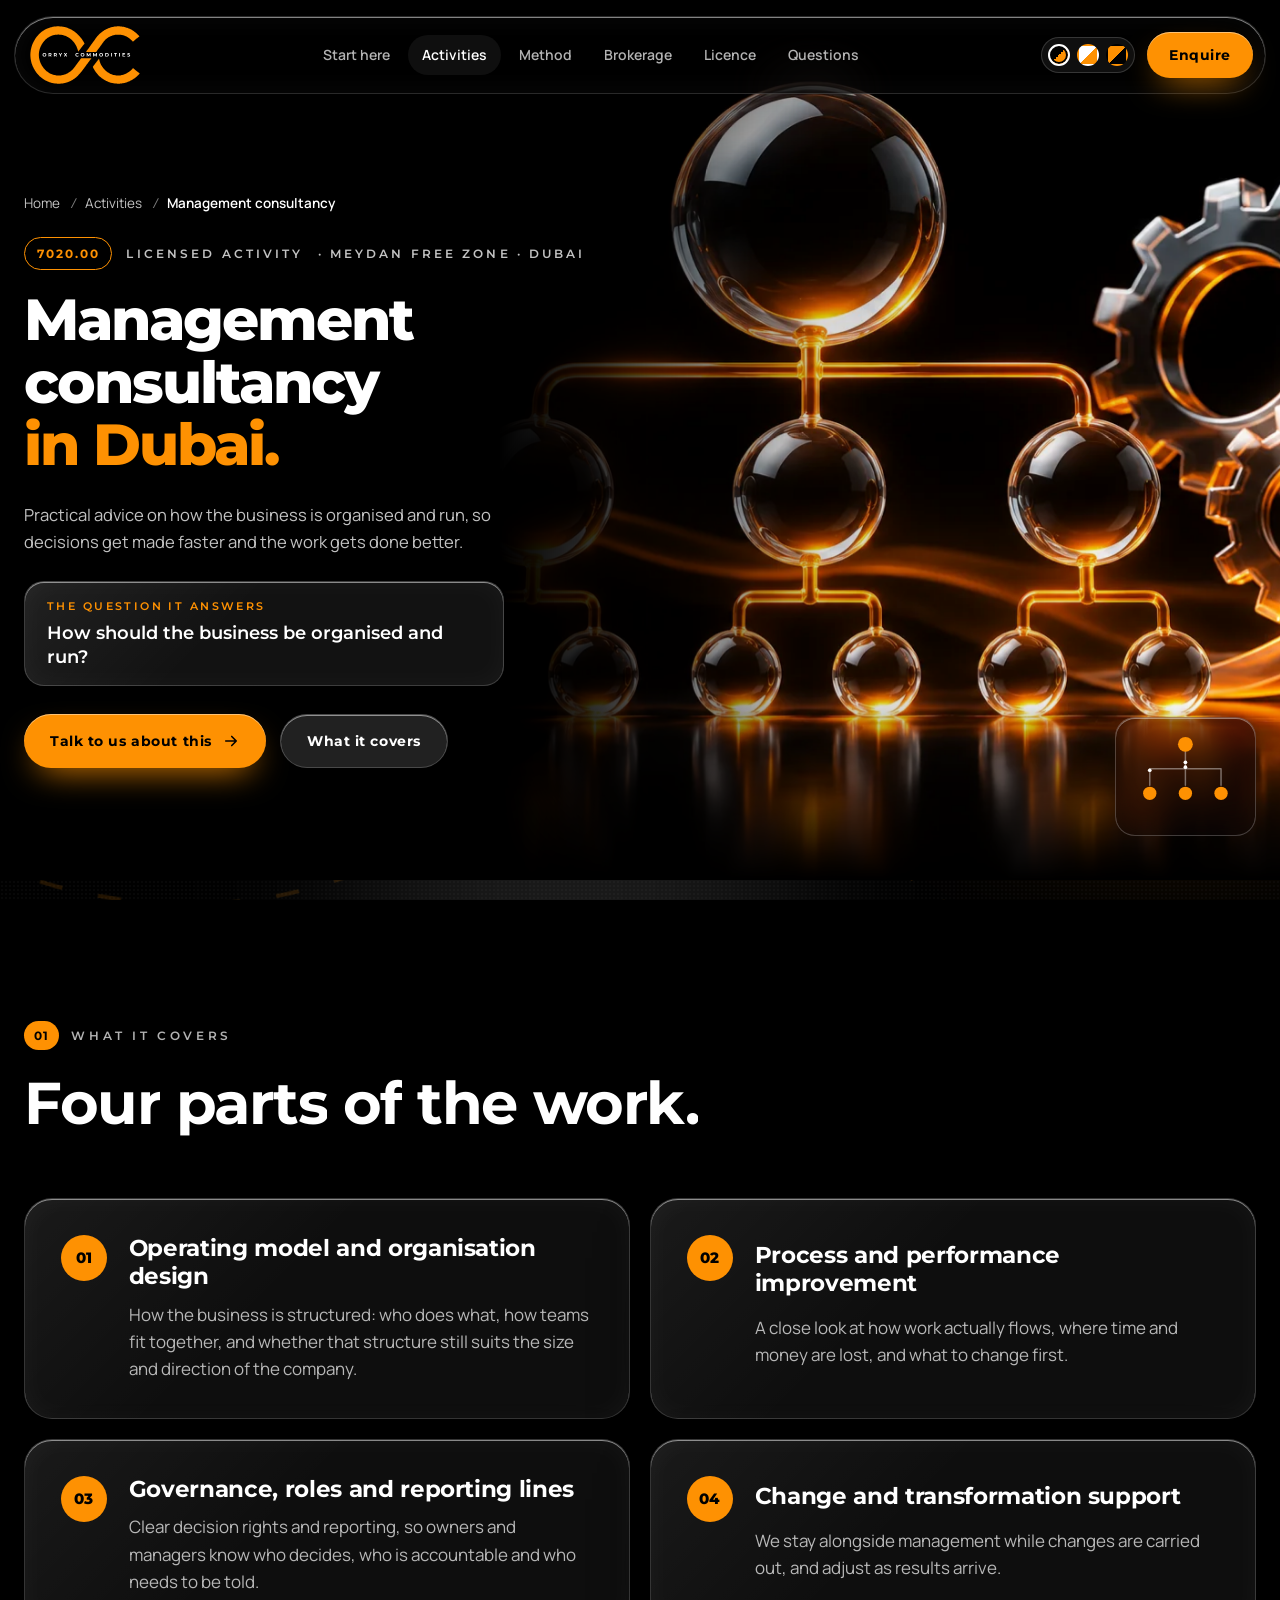
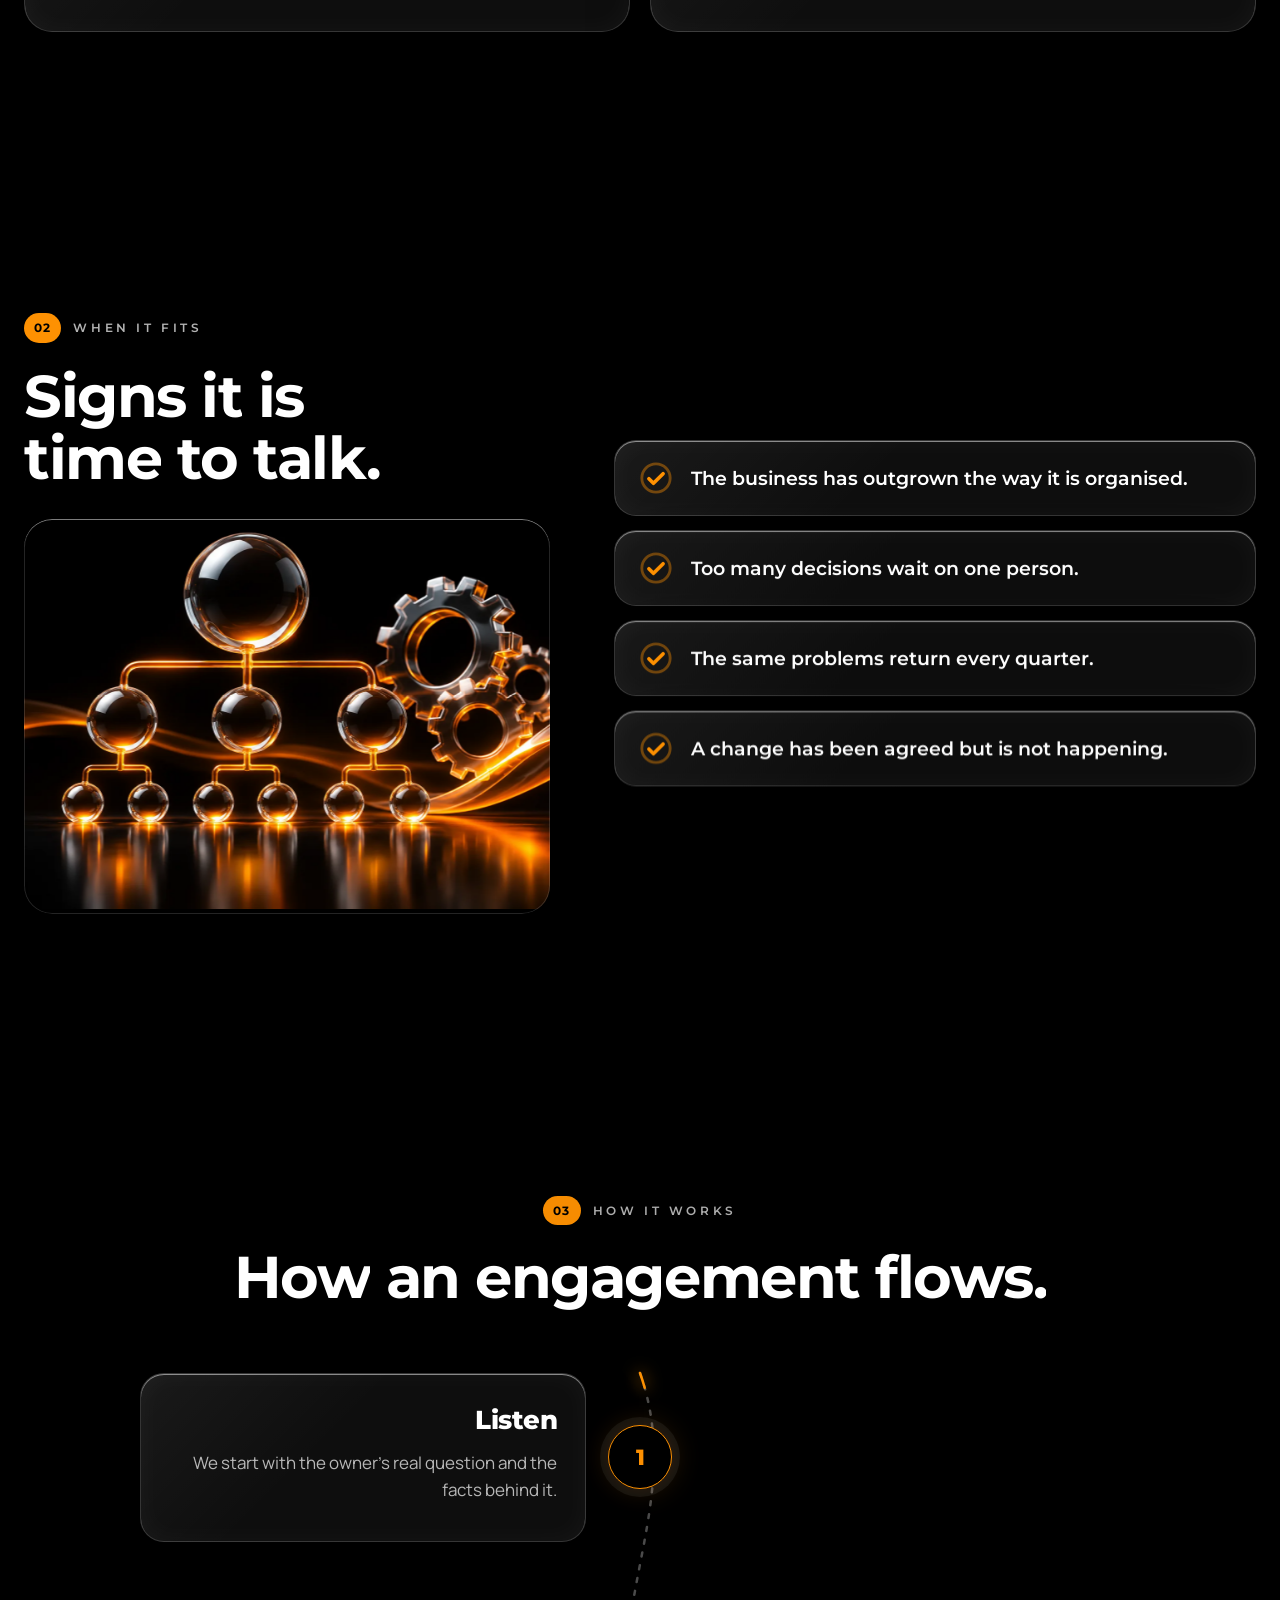
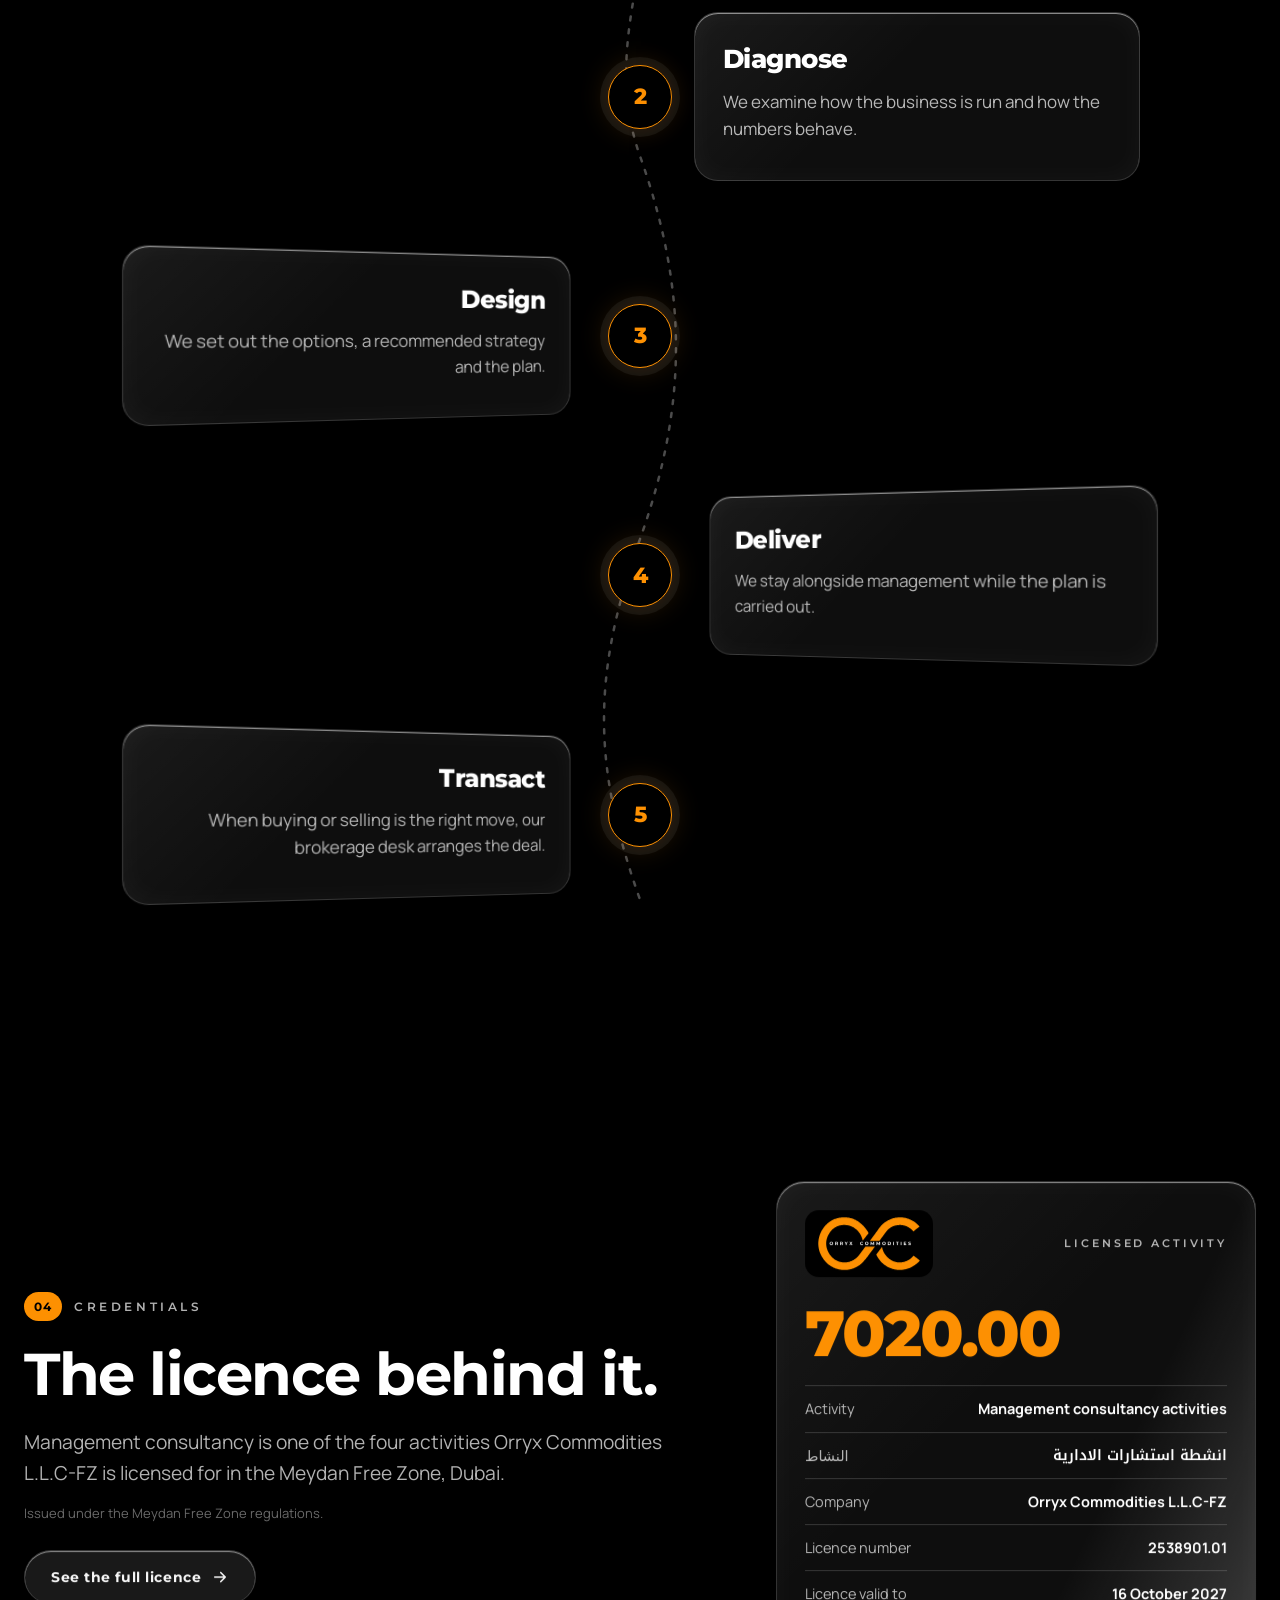
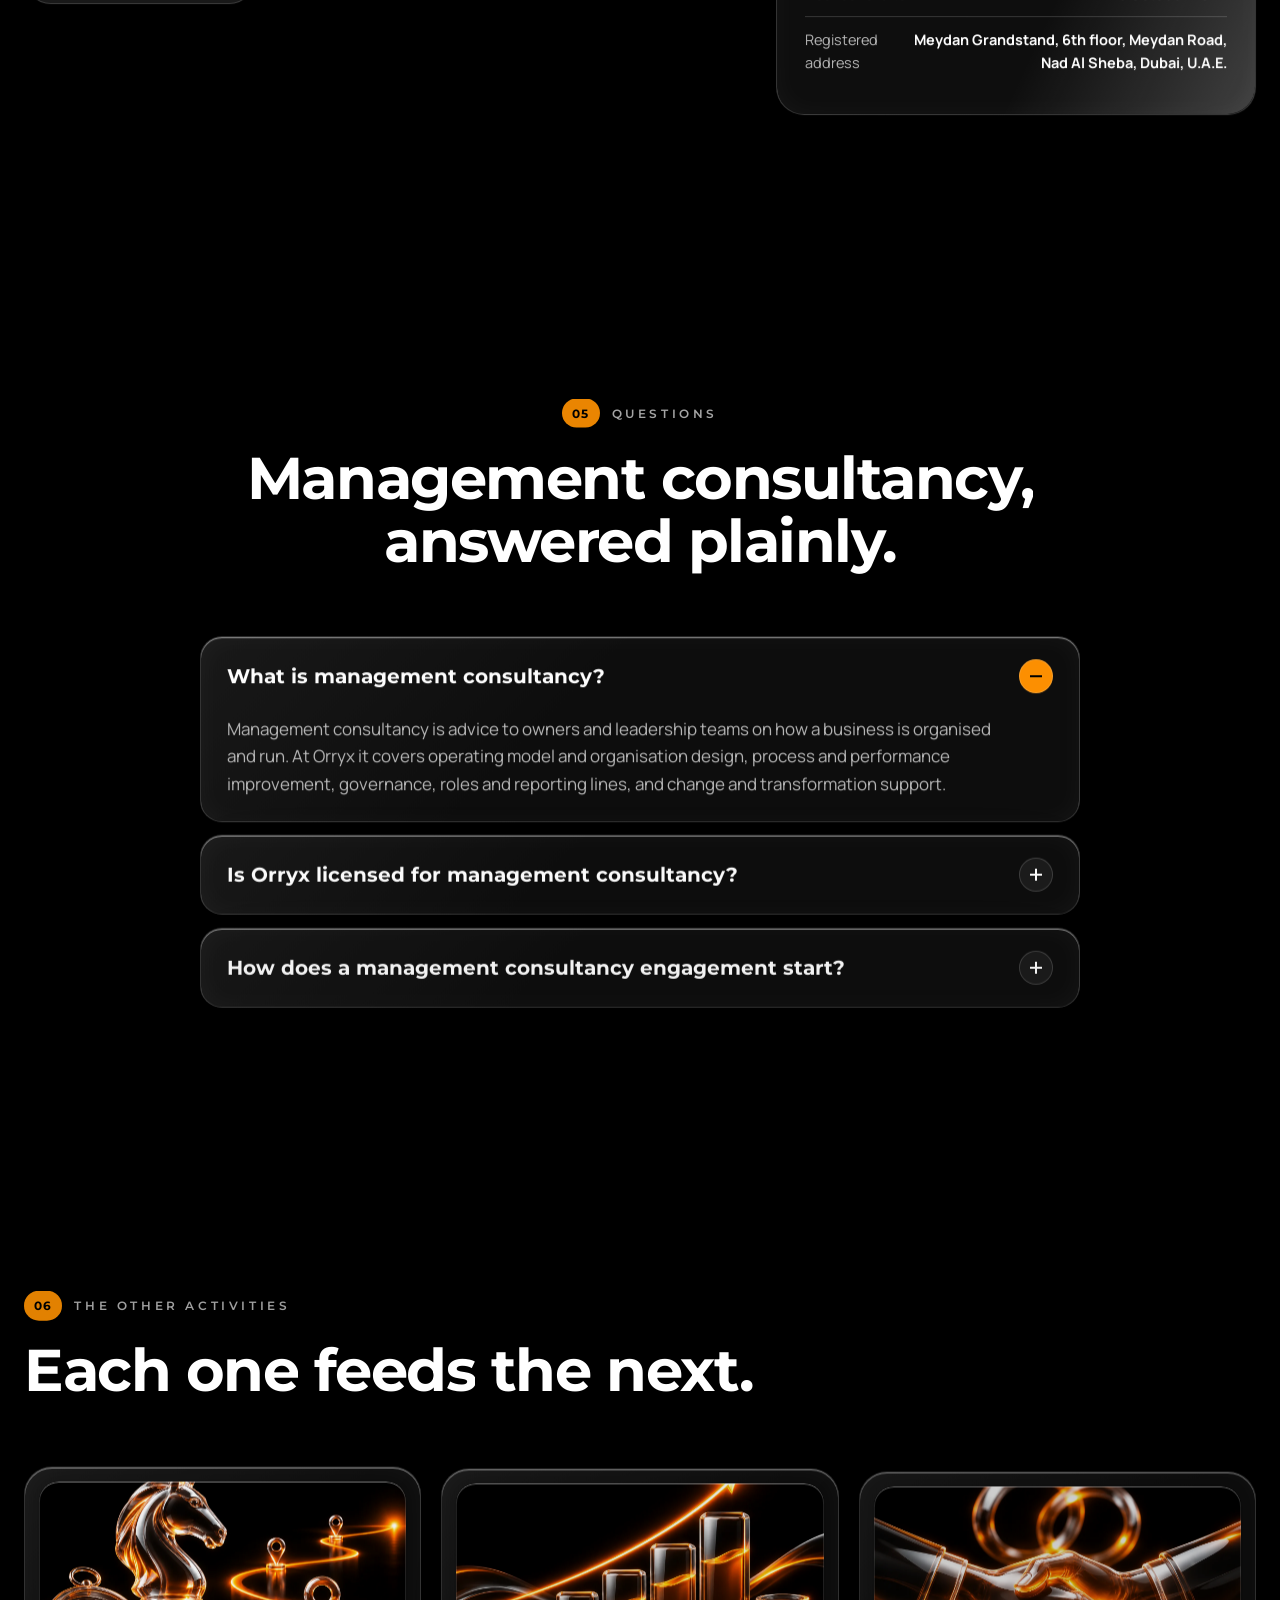
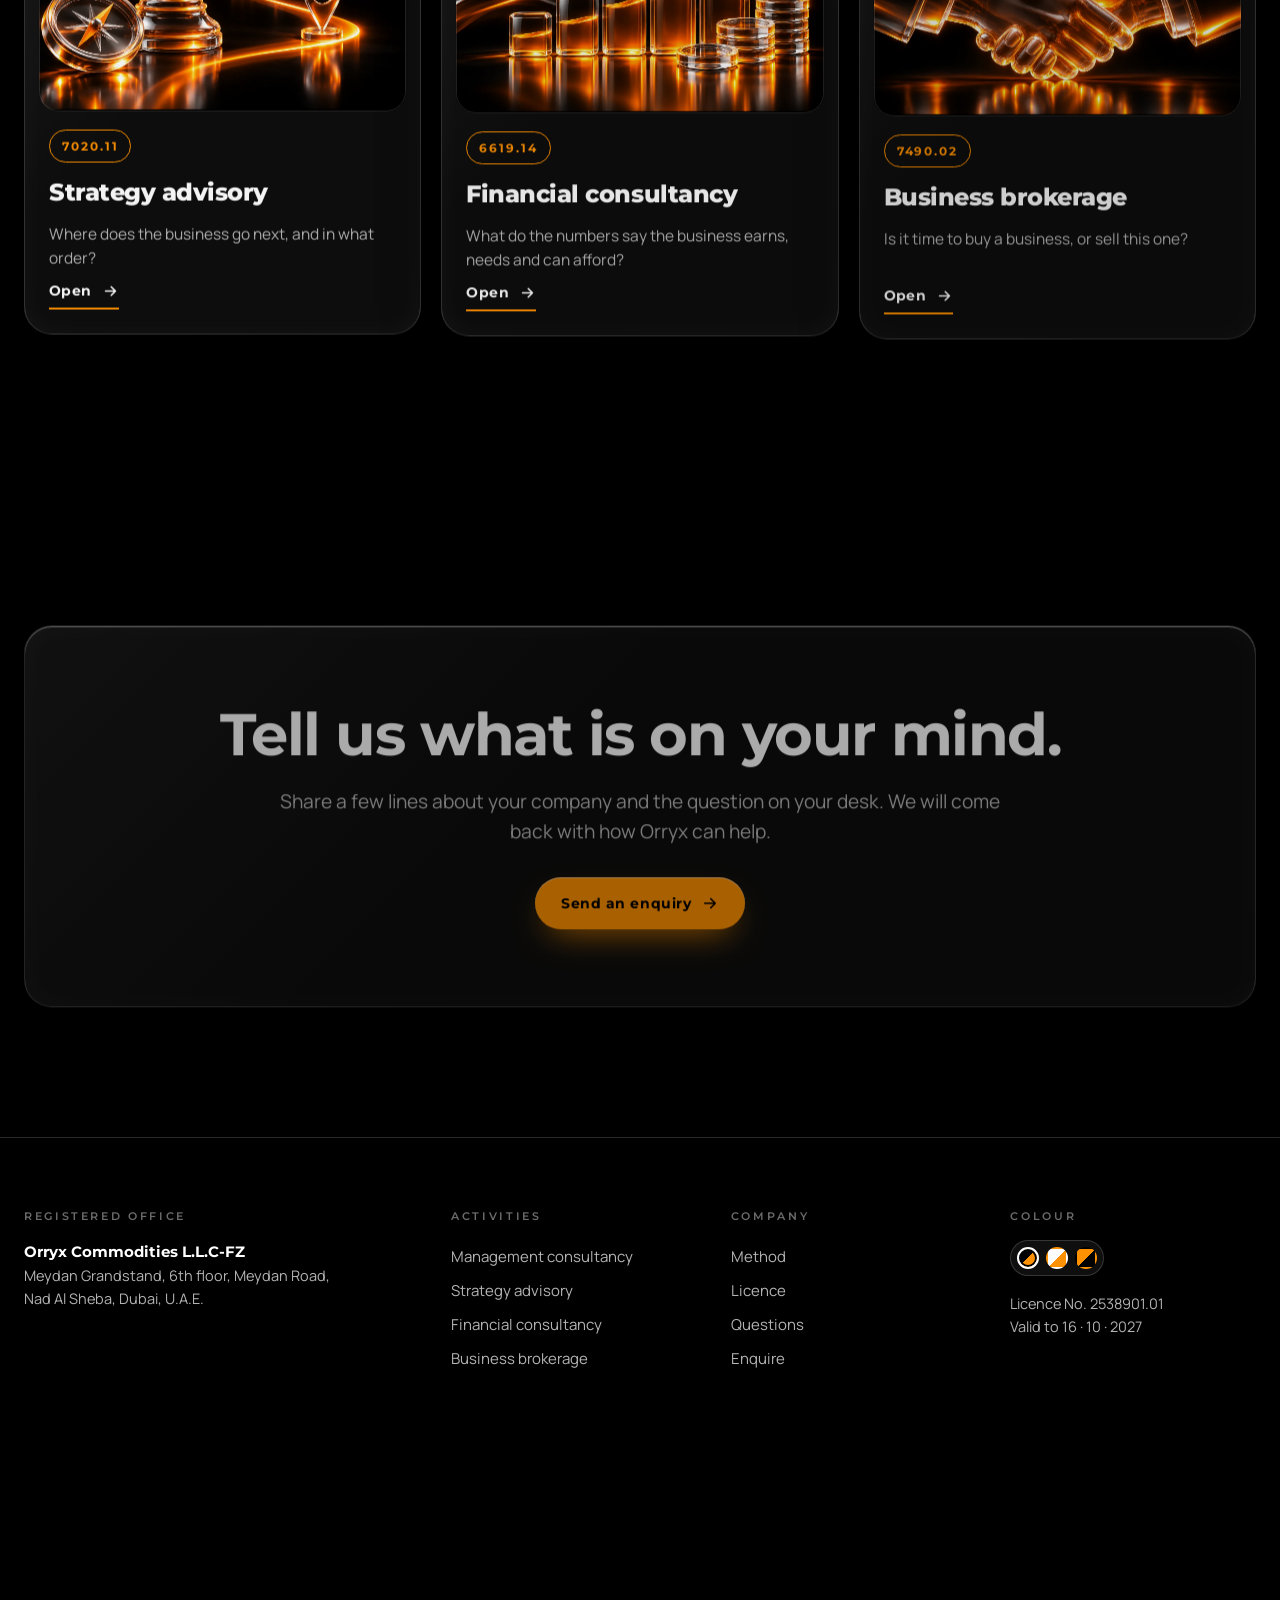
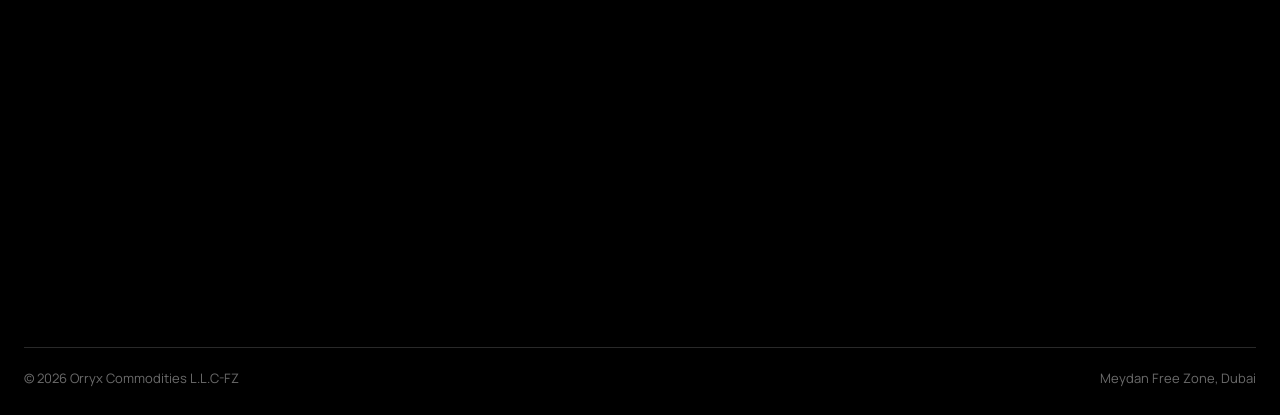
<file: management-consultancy/index.html>
<!doctype html>
<html lang="en" data-theme="night">
<head>
<meta charset="utf-8">
<meta name="viewport" content="width=device-width, initial-scale=1, viewport-fit=cover">
<title>Management Consultancy in Dubai | Orryx Commodities</title>
<meta name="description" content="Management consultancy from Orryx Commodities L.L.C-FZ, Dubai: organisation design, process improvement, governance and change support. Licensed activity 7020.00.">
<!-- Version 2 is a design alternative. Keep it out of search until one version is chosen. -->
<meta name="robots" content="noindex">
<meta name="theme-color" content="#000000">
<meta property="og:type" content="website">
<meta property="og:title" content="Management Consultancy in Dubai | Orryx Commodities">
<meta property="og:description" content="Management consultancy from Orryx Commodities L.L.C-FZ, Dubai: organisation design, process improvement, governance and change support. Licensed activity 7020.00.">
<meta property="og:image" content="https://alliancestreetgoa-lang.github.io/OrryxV2/assets/img/og.png">
<link rel="icon" type="image/png" href="../assets/img/favicon.png">
<link rel="apple-touch-icon" href="../assets/img/apple-touch-icon.png">
<link rel="preconnect" href="https://fonts.googleapis.com">
<link rel="preconnect" href="https://fonts.gstatic.com" crossorigin>
<link href="https://fonts.googleapis.com/css2?family=Montserrat:wght@400;500;600;700;800&family=Manrope:wght@400;500;600;700&family=Noto+Kufi+Arabic:wght@400;600&display=swap" rel="stylesheet">
<link rel="stylesheet" href="../css/style.css?v=24">
<script>
  (function(){var d=document.documentElement;d.classList.add('js');
  try{var t=localStorage.getItem('orryx-theme');if(t)d.setAttribute('data-theme',t);}catch(e){}})();
</script>
</head>
<body class="page">
<!-- This page is written by tools/build_pages.py. Change the wording there and run it again. -->

<svg width="0" height="0" style="position:absolute" aria-hidden="true"><defs>
  <filter id="goo"><feGaussianBlur in="SourceGraphic" stdDeviation="12" result="b"/><feColorMatrix in="b" values="1 0 0 0 0 0 1 0 0 0 0 0 1 0 0 0 0 0 22 -9"/></filter>
</defs></svg>

<div class="stage" aria-hidden="true">
  <div class="blob b1"></div>
  <div class="blob b2"></div>
  <div class="blob b3"></div>
  <svg class="stage-mark" viewBox="312 173 1157 616"><use href="../assets/logo/mark-outline.svg#lm" fill="none" stroke-width="2.4"/></svg>
  <div class="grain"></div>
</div>

<header class="nav glass" id="nav">
  <a class="brand" href="../" aria-label="Orryx Commodities, home"><img class="logo logo-w" src="../assets/logo/orryx-logo-transparent-white-text.svg" alt="" width="1157" height="616"><img class="logo logo-b" src="../assets/logo/orryx-logo-transparent-black-text.svg" alt="" width="1157" height="616"></a>
  <nav class="nav-links" id="navLinks" aria-label="Main">
    <a href="../#feel">Start here</a>
    <a href="../#activities" class="is-active" aria-current="true">Activities</a>
    <a href="../#method">Method</a>
    <a href="../#brokerage">Brokerage</a>
    <a href="../#licence">Licence</a>
    <a href="../#questions">Questions</a>
  </nav>
  <div class="nav-right">
    <div class="themes" role="group" aria-label="Colour theme"><button class="theme-dot" data-set-theme="night" aria-label="Night theme: black and orange" title="Night"></button><button class="theme-dot" data-set-theme="day" aria-label="Day theme: white and orange" title="Day"></button><button class="theme-dot" data-set-theme="ember" aria-label="Ember theme: orange and black" title="Ember"></button></div>
    <a class="btn btn-solid nav-cta" href="../?about=management#enquire"><span>Enquire</span></a>
    <button class="burger" id="burger" aria-label="Open menu" aria-expanded="false"><i></i><i></i></button>
  </div>
</header>

<main id="top">

<section class="hero svc-hero" id="hero">
  <div class="hero-bg" aria-hidden="true"><img src="../assets/img/management.webp" alt="" width="1536" height="1024" fetchpriority="high"></div>
  <div class="hero-copy">
    <nav class="crumbs reveal" aria-label="Breadcrumb"><a href="../">Home</a><i>/</i><a href="../#activities">Activities</a><i>/</i><span>Management consultancy</span></nav>
    <p class="kicker reveal"><span class="code">7020.00</span>Licensed activity<span class="k-x"> · Meydan Free Zone · Dubai</span></p>
    <h1 class="hero-title" id="heroTitle" aria-label="Management consultancy in Dubai">
      <span class="line"><span>Management</span></span>
      <span class="line"><span>consultancy</span></span>
      <span class="line"><span><em>in Dubai.</em></span></span>
    </h1>
    <p class="hero-sub reveal">Practical advice on how the business is organised and run, so decisions get made faster and the work gets done better.</p>
    <div class="svc-q glass reveal"><small>The question it answers</small><p>How should the business be organised and run?</p></div>
    <div class="hero-btns reveal">
      <a class="btn btn-solid magnetic" href="../?about=management#enquire"><span>Talk to us about this</span><svg viewBox="0 0 24 24" aria-hidden="true"><path d="M5 12h14M13 6l6 6-6 6"/></svg></a>
      <a class="btn btn-glass magnetic" href="#covers"><span>What it covers</span></a>
    </div>
  </div>
  <div class="mg-badge svc-badge reveal" aria-hidden="true"><svg viewBox="0 0 320 260" class="mg mg-org">
            <path class="ln" d="M160 62v48M160 110H64v44M160 110v44M160 110h96v44"/>
            <circle class="nd n0" cx="160" cy="44" r="20"/>
            <circle class="nd n1" cx="64" cy="176" r="18"/><circle class="nd n2" cx="160" cy="176" r="18"/><circle class="nd n3" cx="256" cy="176" r="18"/>
            <circle class="pulse" r="5"><animateMotion dur="3.2s" repeatCount="indefinite" path="M160 62v48H64v44"/></circle>
            <circle class="pulse" r="5"><animateMotion dur="3.2s" begin="1s" repeatCount="indefinite" path="M160 62v92"/></circle>
            <circle class="pulse" r="5"><animateMotion dur="3.2s" begin="2s" repeatCount="indefinite" path="M160 62v48h96v44"/></circle>
          </svg></div>
</section>

<section class="section" id="covers">
  <div class="wrap">
    <div class="head">
      <p class="eyebrow reveal"><b>01</b> What it covers</p>
      <h2 class="title split">Four parts of the work.</h2>
    </div>
    <div class="cover-grid">
      <article class="cover glass reveal"><span class="cover-n">01</span><h3>Operating model and organisation design</h3><p>How the business is structured: who does what, how teams fit together, and whether that structure still suits the size and direction of the company.</p></article>
      <article class="cover glass reveal"><span class="cover-n">02</span><h3>Process and performance improvement</h3><p>A close look at how work actually flows, where time and money are lost, and what to change first.</p></article>
      <article class="cover glass reveal"><span class="cover-n">03</span><h3>Governance, roles and reporting lines</h3><p>Clear decision rights and reporting, so owners and managers know who decides, who is accountable and who needs to be told.</p></article>
      <article class="cover glass reveal"><span class="cover-n">04</span><h3>Change and transformation support</h3><p>We stay alongside management while changes are carried out, and adjust as results arrive.</p></article>
    </div>
  </div>
</section>

<section class="section fits" id="fits">
  <div class="wrap fits-grid">
    <div>
      <p class="eyebrow reveal"><b>02</b> When it fits</p>
      <h2 class="title split">Signs it is time to talk.</h2>
      <div class="shot fits-shot reveal"><img src="../assets/img/management.webp" alt="Glass organisation structure with gears" loading="lazy" width="1536" height="1024"></div>
    </div>
    <ul class="signs">
      <li class="sign glass reveal"><svg class="tick" viewBox="0 0 24 24" aria-hidden="true"><circle cx="12" cy="12" r="10"/><path d="M7 12.5l3.2 3.2L17 9"/></svg><span>The business has outgrown the way it is organised.</span></li>
      <li class="sign glass reveal"><svg class="tick" viewBox="0 0 24 24" aria-hidden="true"><circle cx="12" cy="12" r="10"/><path d="M7 12.5l3.2 3.2L17 9"/></svg><span>Too many decisions wait on one person.</span></li>
      <li class="sign glass reveal"><svg class="tick" viewBox="0 0 24 24" aria-hidden="true"><circle cx="12" cy="12" r="10"/><path d="M7 12.5l3.2 3.2L17 9"/></svg><span>The same problems return every quarter.</span></li>
      <li class="sign glass reveal"><svg class="tick" viewBox="0 0 24 24" aria-hidden="true"><circle cx="12" cy="12" r="10"/><path d="M7 12.5l3.2 3.2L17 9"/></svg><span>A change has been agreed but is not happening.</span></li>
    </ul>
  </div>
</section>

<section class="section method" id="how">
  <div class="wrap">
    <div class="head center">
      <p class="eyebrow reveal"><b>03</b> How it works</p>
      <h2 class="title split">How an engagement flows.</h2>
    </div>
    <div class="flow">
      <svg class="flow-line" aria-hidden="true"><path class="flow-bg"/><path class="flow-fg" id="flowPath"/></svg>
      <ol class="flow-steps" id="steps">
        <li class="step" data-step><div class="step-n">1</div><div class="step-c glass"><h3>Listen</h3><p>We start with the owner&#x27;s real question and the facts behind it.</p></div></li>
        <li class="step" data-step><div class="step-n">2</div><div class="step-c glass"><h3>Diagnose</h3><p>We examine how the business is run and how the numbers behave.</p></div></li>
        <li class="step" data-step><div class="step-n">3</div><div class="step-c glass"><h3>Design</h3><p>We set out the options, a recommended strategy and the plan.</p></div></li>
        <li class="step" data-step><div class="step-n">4</div><div class="step-c glass"><h3>Deliver</h3><p>We stay alongside management while the plan is carried out.</p></div></li>
        <li class="step" data-step><div class="step-n">5</div><div class="step-c glass"><h3>Transact</h3><p>When buying or selling is the right move, our brokerage desk arranges the deal.</p></div></li>
      </ol>
    </div>
  </div>
</section>

<section class="section licence svc-lic" id="licence">
  <div class="wrap licence-grid">
    <div>
      <p class="eyebrow reveal"><b>04</b> Credentials</p>
      <h2 class="title split">The licence behind it.</h2>
      <p class="lead reveal">Management consultancy is one of the four activities Orryx Commodities L.L.C-FZ is licensed for in the Meydan Free Zone, Dubai.</p>
      <p class="fine reveal">Issued under the Meydan Free Zone regulations.</p>
      <a class="btn btn-glass reveal" href="../#licence"><span>See the full licence</span><svg viewBox="0 0 24 24" aria-hidden="true"><path d="M5 12h14M13 6l6 6-6 6"/></svg></a>
    </div>
    <div class="card3d-wrap">
      <div class="card3d glass" id="licCard">
        <div class="card3d-shine" aria-hidden="true"></div>
        <div class="lic-top"><span class="lic-logo"><img class="logo logo-w" src="../assets/logo/orryx-logo-transparent-white-text.svg" alt="" width="1157" height="616"><img class="logo logo-b" src="../assets/logo/orryx-logo-transparent-black-text.svg" alt="" width="1157" height="616"></span><span>Licensed activity</span></div>
        <div class="lic-code">7020.00</div>
        <dl class="lic-rows">
          <div><dt>Activity</dt><dd>Management consultancy activities</dd></div>
          <div><dt lang="ar" dir="rtl">النشاط</dt><dd lang="ar" dir="rtl">انشطة استشارات الادارية</dd></div>
          <div><dt>Company</dt><dd>Orryx Commodities L.L.C-FZ</dd></div>
          <div><dt>Licence number</dt><dd>2538901.01</dd></div>
          <div><dt>Licence valid to</dt><dd>16 October 2027</dd></div>
          <div><dt>Registered address</dt><dd>Meydan Grandstand, 6th floor, Meydan Road, Nad Al Sheba, Dubai, U.A.E.</dd></div>
        </dl>
      </div>
    </div>
  </div>
</section>

<section class="section faq" id="questions">
  <div class="wrap narrow">
    <div class="head center">
      <p class="eyebrow reveal"><b>05</b> Questions</p>
      <h2 class="title split">Management consultancy, answered plainly.</h2>
    </div>
    <div class="qa-list">
      <details class="qa glass reveal" open><summary>What is management consultancy?<i></i></summary><p>Management consultancy is advice to owners and leadership teams on how a business is organised and run. At Orryx it covers operating model and organisation design, process and performance improvement, governance, roles and reporting lines, and change and transformation support.</p></details>
      <details class="qa glass reveal"><summary>Is Orryx licensed for management consultancy?<i></i></summary><p>Yes. Management consultancy is activity 7020.00 on the company&#x27;s business licence number 2538901.01, issued by the Meydan Free Zone, Dubai. The licence was issued on 17 October 2025 and is valid to 16 October 2027.</p></details>
      <details class="qa glass reveal"><summary>How does a management consultancy engagement start?<i></i></summary><p>It starts with the owner&#x27;s real question (growth, control, cash or exit) and the facts behind it. We then examine how the business is run, separate symptoms from causes, and set out the options and a plan in plain language.</p></details>
    </div>
  </div>
</section>

<section class="section others" id="others">
  <div class="wrap">
    <div class="head">
      <p class="eyebrow reveal"><b>06</b> The other activities</p>
      <h2 class="title split">Each one feeds the next.</h2>
    </div>
    <div class="other-grid">
      <a class="other glass reveal" href="../strategy-advisory/"><div class="shot"><img src="../assets/img/strategy.webp" alt="Glass chess knight beside a glowing route with waypoints" loading="lazy" width="1536" height="1024"></div><div class="other-body"><span class="code">7020.11</span><h3>Strategy advisory</h3><p>Where does the business go next, and in what order?</p><span class="more"><span>Open</span><svg viewBox="0 0 24 24" aria-hidden="true"><path d="M5 12h14M13 6l6 6-6 6"/></svg></span></div></a>
      <a class="other glass reveal" href="../financial-consultancy/"><div class="shot"><img src="../assets/img/finance.webp" alt="Glass bars rising like a chart beside stacks of glass coins" loading="lazy" width="1536" height="1024"></div><div class="other-body"><span class="code">6619.14</span><h3>Financial consultancy</h3><p>What do the numbers say the business earns, needs and can afford?</p><span class="more"><span>Open</span><svg viewBox="0 0 24 24" aria-hidden="true"><path d="M5 12h14M13 6l6 6-6 6"/></svg></span></div></a>
      <a class="other glass reveal" href="../business-brokerage/"><div class="shot"><img src="../assets/img/brokerage.webp" alt="Two glass hands meeting in a handshake" loading="lazy" width="1536" height="1024"></div><div class="other-body"><span class="code">7490.02</span><h3>Business brokerage</h3><p>Is it time to buy a business, or sell this one?</p><span class="more"><span>Open</span><svg viewBox="0 0 24 24" aria-hidden="true"><path d="M5 12h14M13 6l6 6-6 6"/></svg></span></div></a>
    </div>
  </div>
</section>

<section class="section cta" id="talk">
  <div class="wrap">
    <div class="cta-box glass reveal">
      <h2 class="title">Tell us what is on your mind.</h2>
      <p class="lead">Share a few lines about your company and the question on your desk. We will come back with how Orryx can help.</p>
      <a class="btn btn-solid magnetic" href="../?about=management#enquire"><span>Send an enquiry</span><svg viewBox="0 0 24 24" aria-hidden="true"><path d="M5 12h14M13 6l6 6-6 6"/></svg></a>
    </div>
  </div>
</section>

</main>

<footer class="foot">
  <div class="wrap foot-grid">
    <div>
      <h4>Registered office</h4>
      <p class="foot-co"><b>Orryx Commodities L.L.C-FZ</b><br>Meydan Grandstand, 6th floor, Meydan Road,<br>Nad Al Sheba, Dubai, U.A.E.</p>
    </div>
    <div><h4>Activities</h4><a href="../management-consultancy/">Management consultancy</a><a href="../strategy-advisory/">Strategy advisory</a><a href="../financial-consultancy/">Financial consultancy</a><a href="../business-brokerage/">Business brokerage</a></div>
    <div><h4>Company</h4><a href="../#method">Method</a><a href="../#licence">Licence</a><a href="../#questions">Questions</a><a href="../#enquire">Enquire</a></div>
    <div><h4>Colour</h4>
      <div class="themes foot-themes" role="group" aria-label="Colour theme"><button class="theme-dot" data-set-theme="night" aria-label="Night theme: black and orange" title="Night"></button><button class="theme-dot" data-set-theme="day" aria-label="Day theme: white and orange" title="Day"></button><button class="theme-dot" data-set-theme="ember" aria-label="Ember theme: orange and black" title="Ember"></button></div>
      <p class="fine">Licence No. 2538901.01<br>Valid to 16 · 10 · 2027</p>
    </div>
  </div>
  <div class="foot-logo"><img class="logo logo-w" src="../assets/logo/orryx-logo-transparent-white-text.svg" alt="Orryx Commodities" width="1157" height="616"><img class="logo logo-b" src="../assets/logo/orryx-logo-transparent-black-text.svg" alt="" width="1157" height="616"></div>
  <div class="wrap foot-base"><span>© <span id="yr">2026</span> Orryx Commodities L.L.C-FZ</span><span>Meydan Free Zone, Dubai</span></div>
</footer>

<script src="../vendor/gsap.min.js"></script>
<script src="../vendor/ScrollTrigger.min.js"></script>
<script src="../vendor/lenis.min.js"></script>
<script src="../js/page.js?v=4"></script>
</body>
</html>
</file>
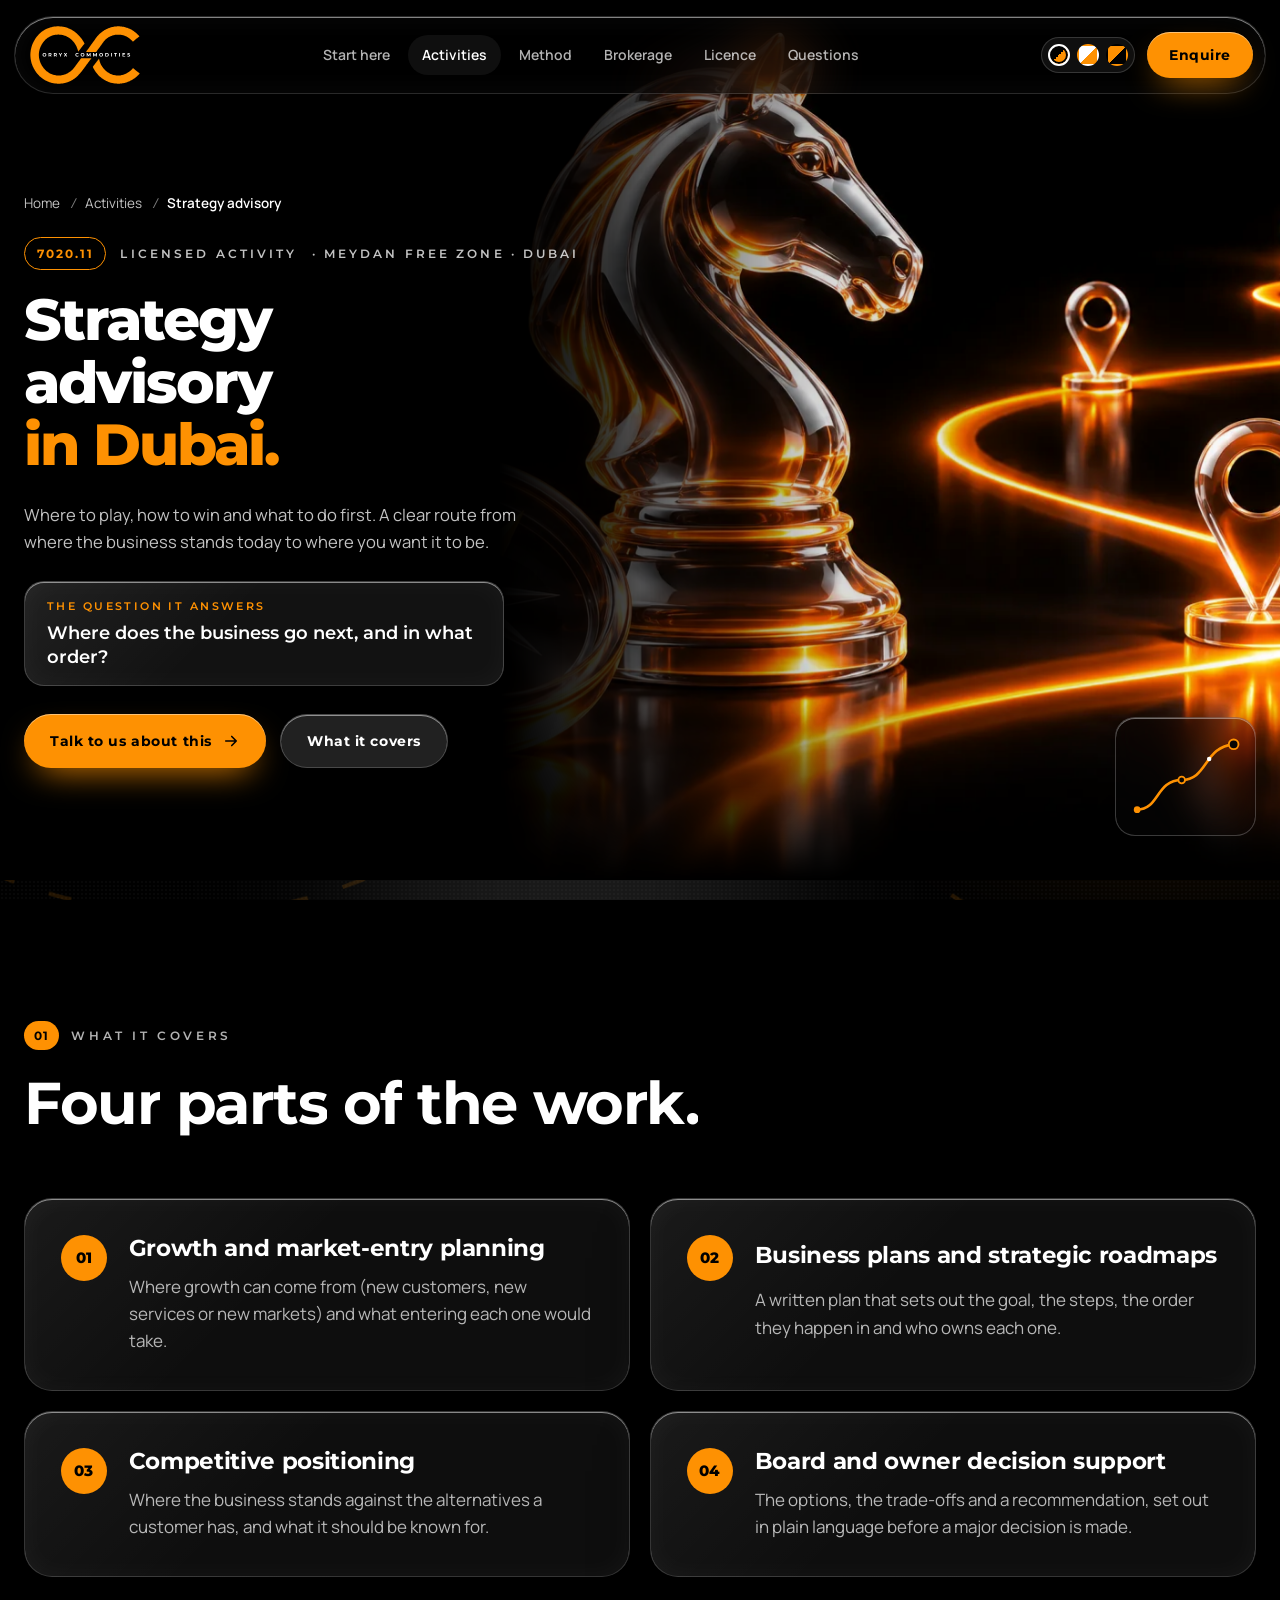
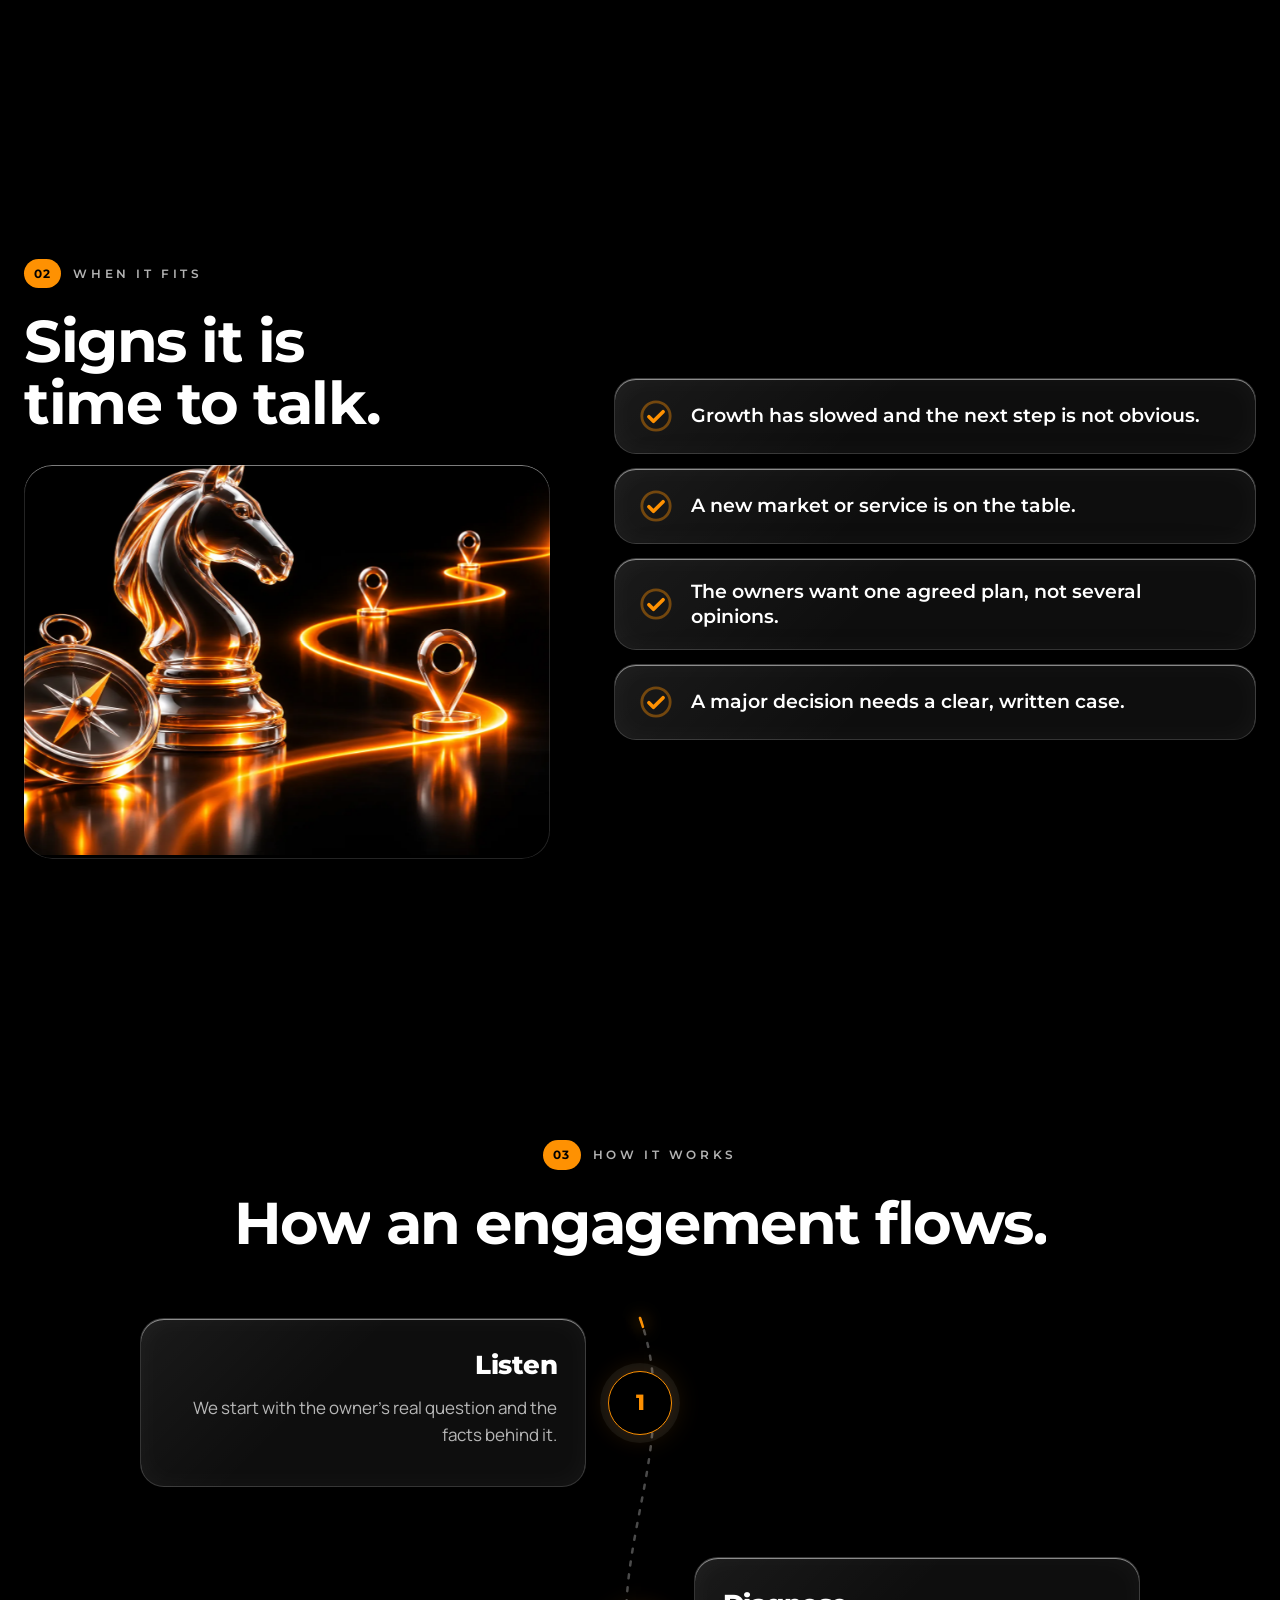
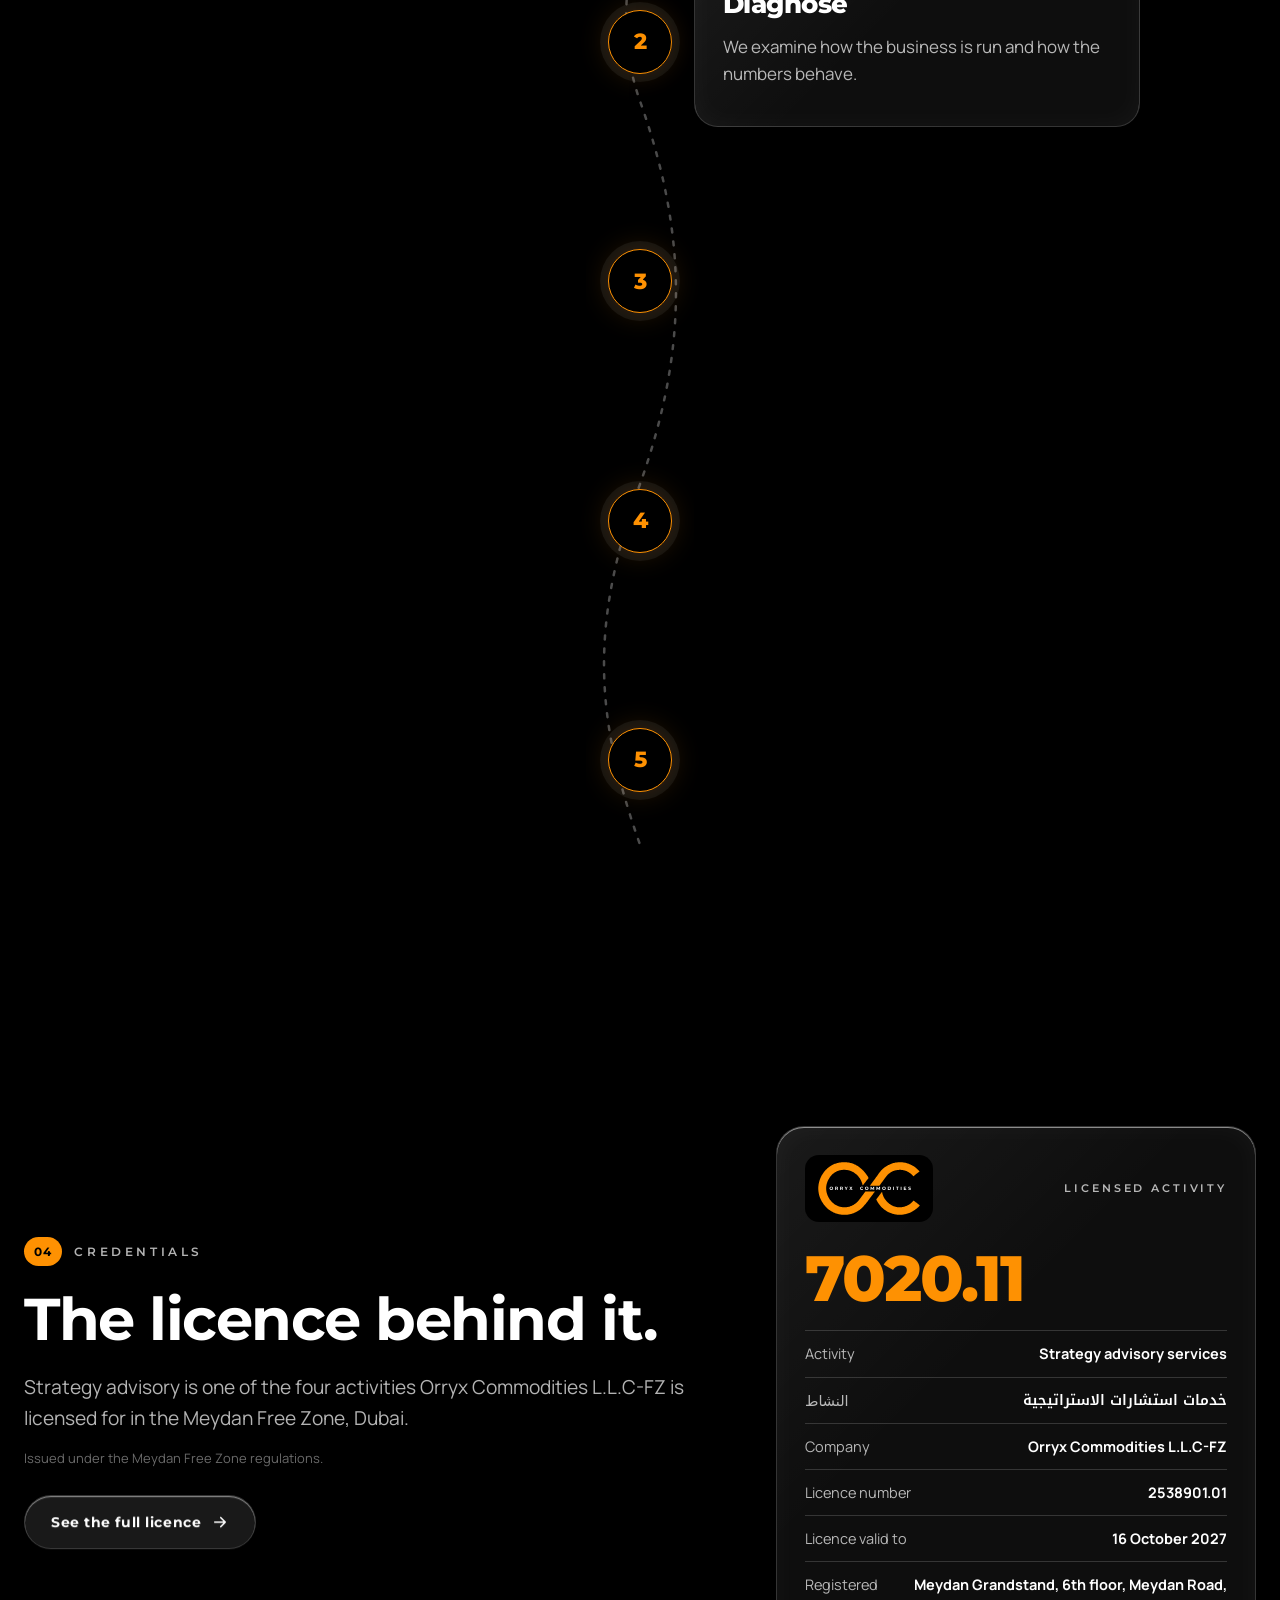
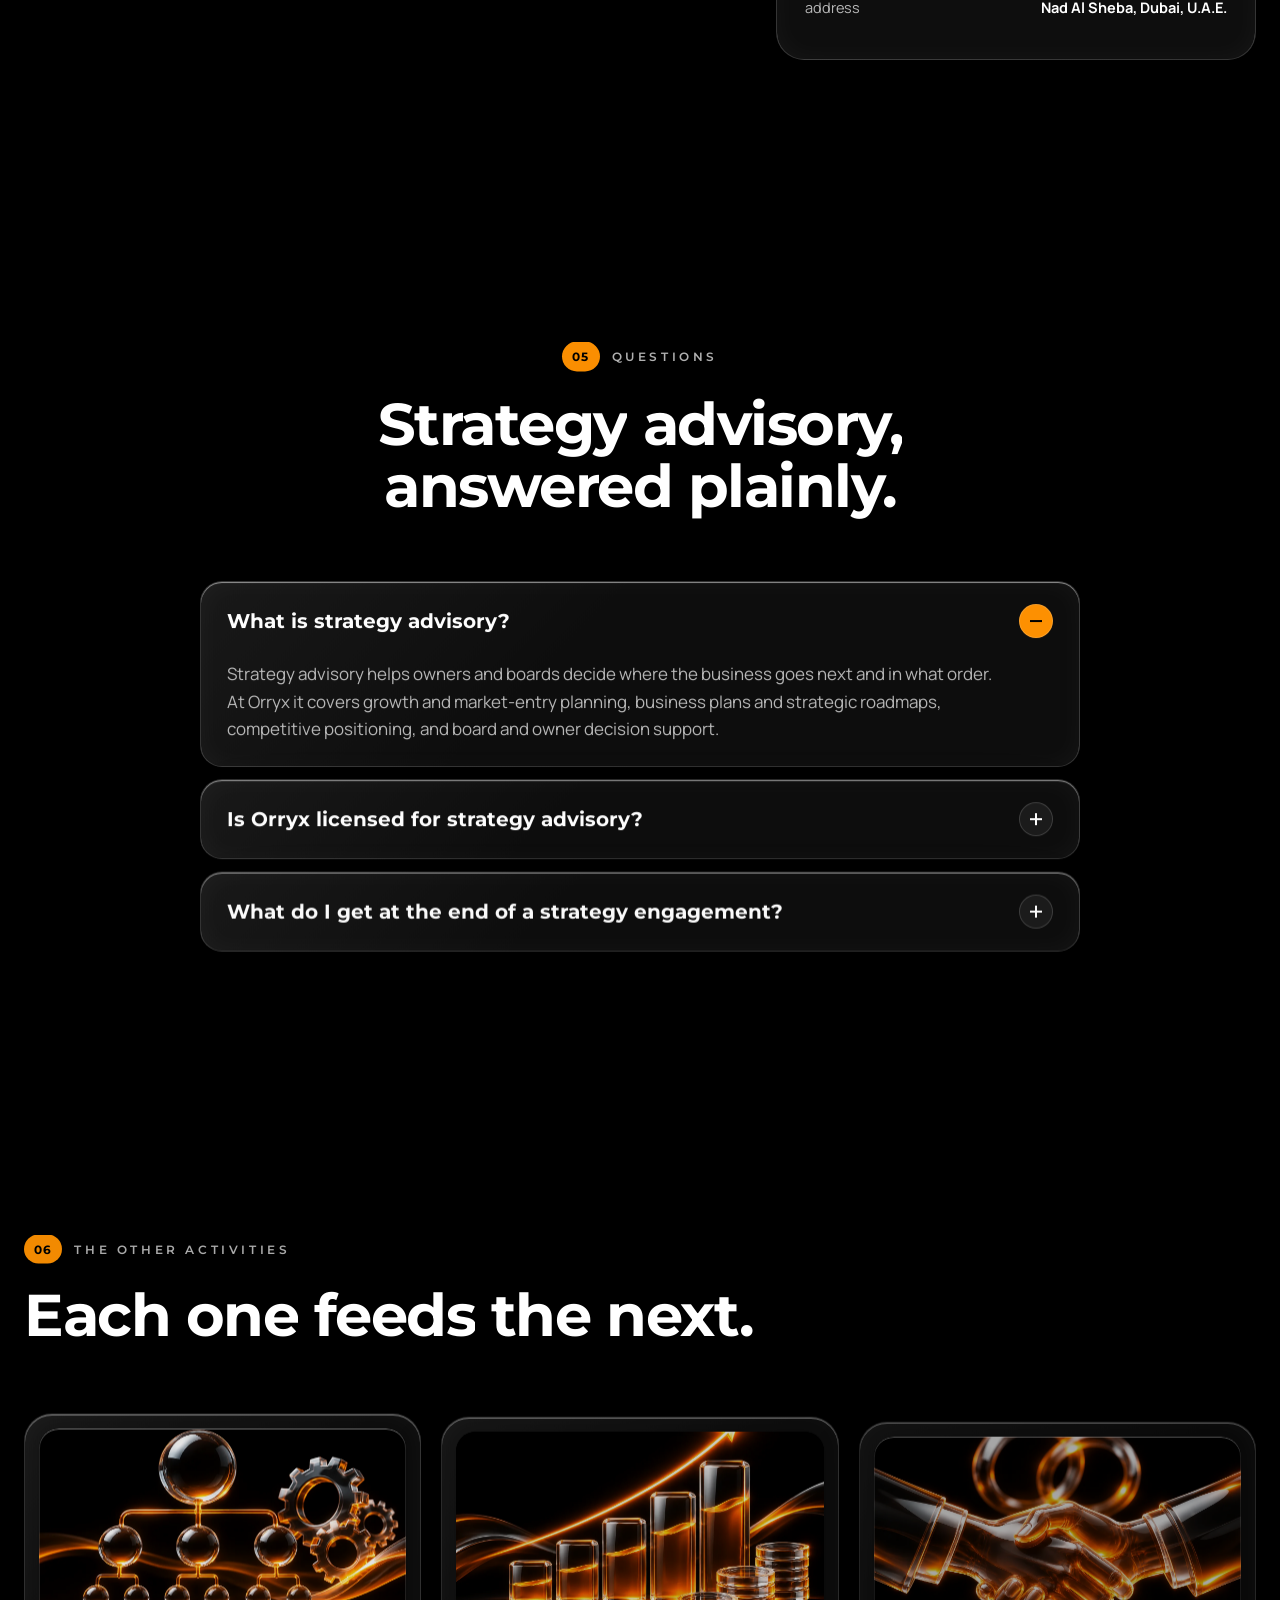
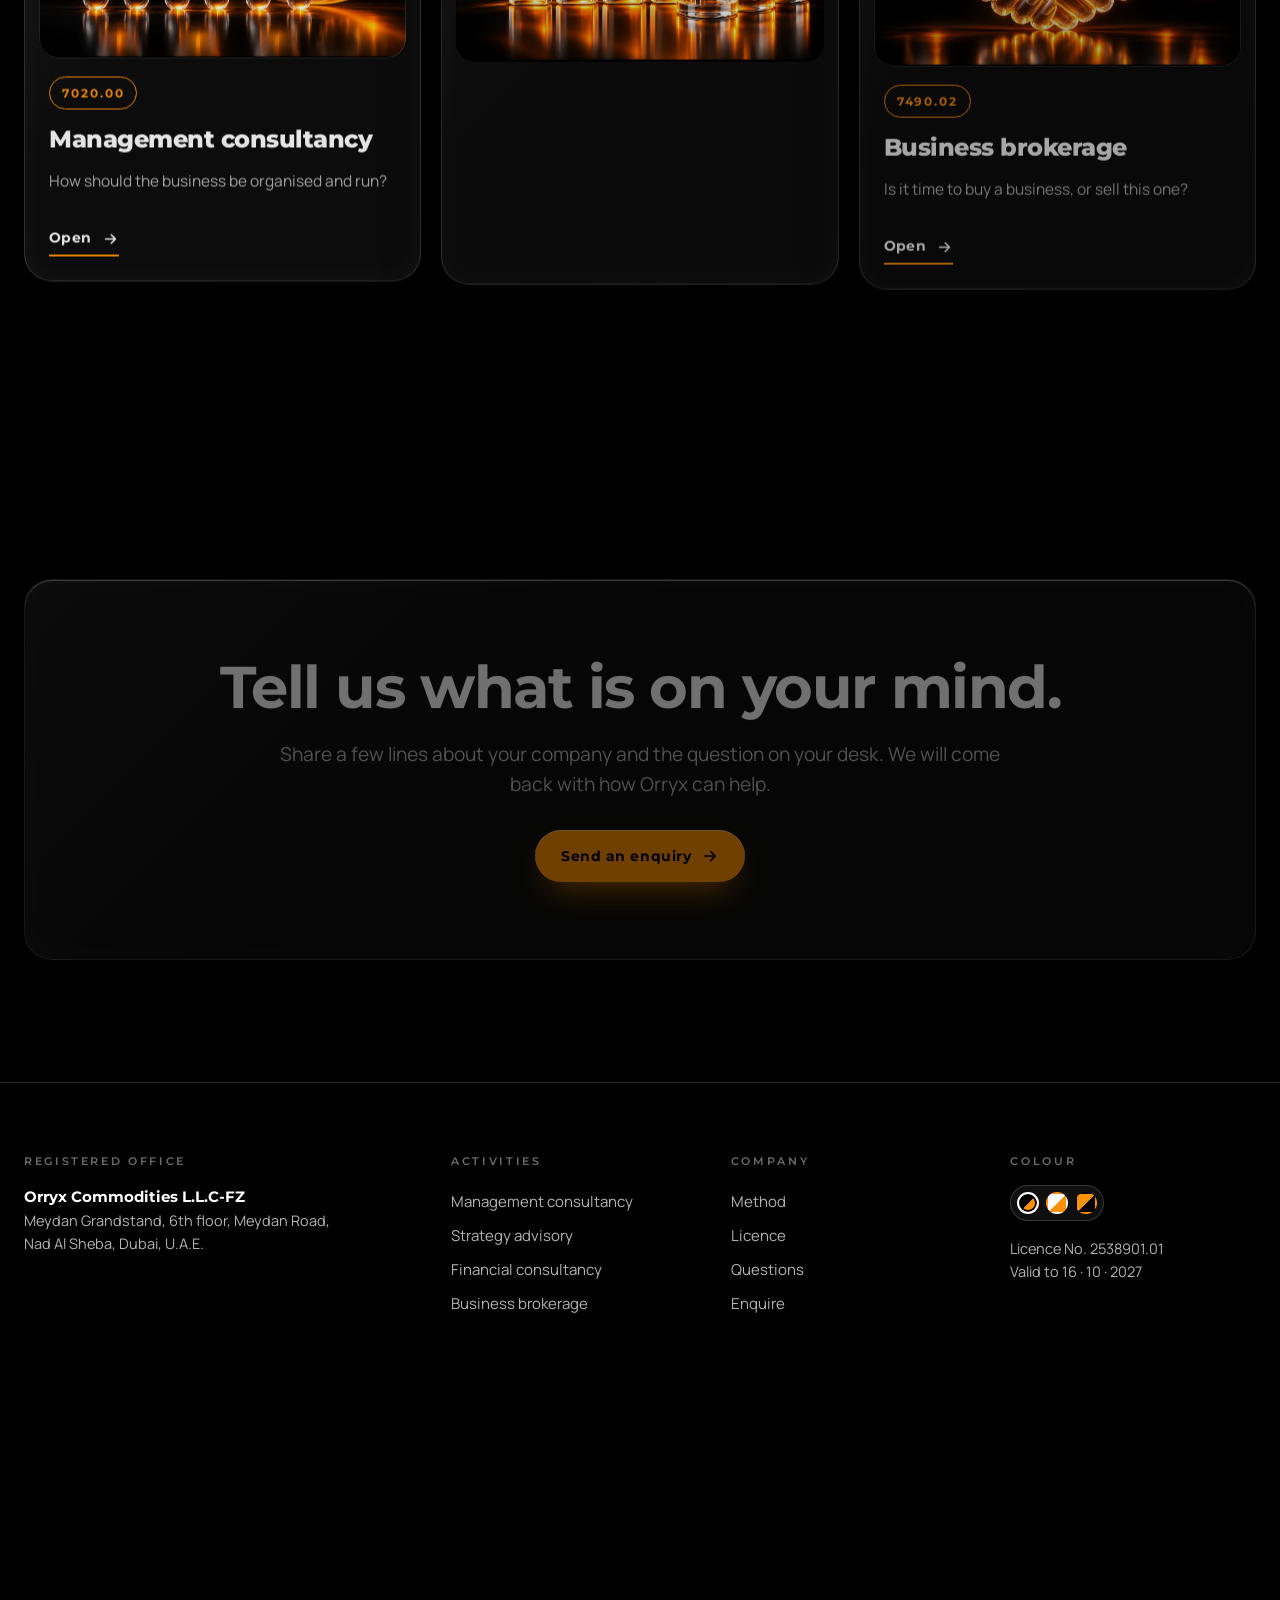
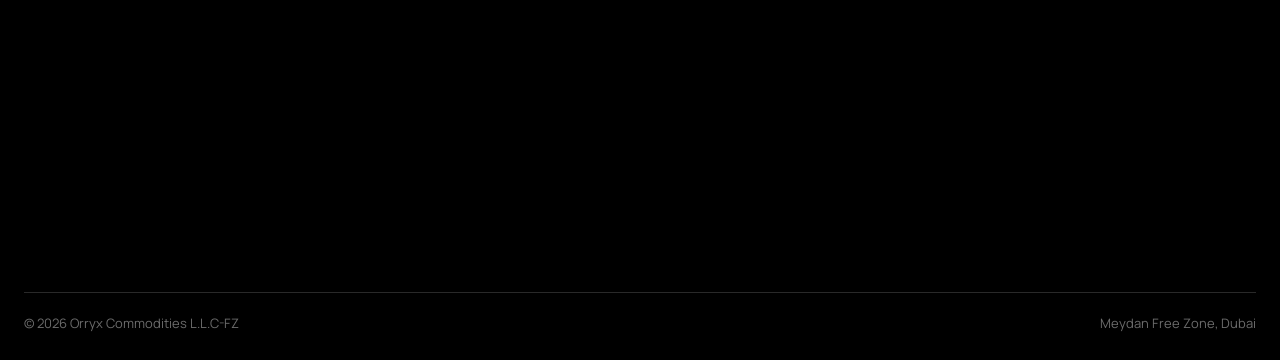
<file: strategy-advisory/index.html>
<!doctype html>
<html lang="en" data-theme="night">
<head>
<meta charset="utf-8">
<meta name="viewport" content="width=device-width, initial-scale=1, viewport-fit=cover">
<title>Strategy Advisory in Dubai | Orryx Commodities</title>
<meta name="description" content="Strategy advisory from Orryx Commodities L.L.C-FZ, Dubai: growth and market-entry planning, business plans, positioning and decision support. Licensed activity 7020.11.">
<!-- Version 2 is a design alternative. Keep it out of search until one version is chosen. -->
<meta name="robots" content="noindex">
<meta name="theme-color" content="#000000">
<meta property="og:type" content="website">
<meta property="og:title" content="Strategy Advisory in Dubai | Orryx Commodities">
<meta property="og:description" content="Strategy advisory from Orryx Commodities L.L.C-FZ, Dubai: growth and market-entry planning, business plans, positioning and decision support. Licensed activity 7020.11.">
<meta property="og:image" content="https://alliancestreetgoa-lang.github.io/OrryxV2/assets/img/og.png">
<link rel="icon" type="image/png" href="../assets/img/favicon.png">
<link rel="apple-touch-icon" href="../assets/img/apple-touch-icon.png">
<link rel="preconnect" href="https://fonts.googleapis.com">
<link rel="preconnect" href="https://fonts.gstatic.com" crossorigin>
<link href="https://fonts.googleapis.com/css2?family=Montserrat:wght@400;500;600;700;800&family=Manrope:wght@400;500;600;700&family=Noto+Kufi+Arabic:wght@400;600&display=swap" rel="stylesheet">
<link rel="stylesheet" href="../css/style.css?v=24">
<script>
  (function(){var d=document.documentElement;d.classList.add('js');
  try{var t=localStorage.getItem('orryx-theme');if(t)d.setAttribute('data-theme',t);}catch(e){}})();
</script>
</head>
<body class="page">
<!-- This page is written by tools/build_pages.py. Change the wording there and run it again. -->

<svg width="0" height="0" style="position:absolute" aria-hidden="true"><defs>
  <filter id="goo"><feGaussianBlur in="SourceGraphic" stdDeviation="12" result="b"/><feColorMatrix in="b" values="1 0 0 0 0 0 1 0 0 0 0 0 1 0 0 0 0 0 22 -9"/></filter>
</defs></svg>

<div class="stage" aria-hidden="true">
  <div class="blob b1"></div>
  <div class="blob b2"></div>
  <div class="blob b3"></div>
  <svg class="stage-mark" viewBox="312 173 1157 616"><use href="../assets/logo/mark-outline.svg#lm" fill="none" stroke-width="2.4"/></svg>
  <div class="grain"></div>
</div>

<header class="nav glass" id="nav">
  <a class="brand" href="../" aria-label="Orryx Commodities, home"><img class="logo logo-w" src="../assets/logo/orryx-logo-transparent-white-text.svg" alt="" width="1157" height="616"><img class="logo logo-b" src="../assets/logo/orryx-logo-transparent-black-text.svg" alt="" width="1157" height="616"></a>
  <nav class="nav-links" id="navLinks" aria-label="Main">
    <a href="../#feel">Start here</a>
    <a href="../#activities" class="is-active" aria-current="true">Activities</a>
    <a href="../#method">Method</a>
    <a href="../#brokerage">Brokerage</a>
    <a href="../#licence">Licence</a>
    <a href="../#questions">Questions</a>
  </nav>
  <div class="nav-right">
    <div class="themes" role="group" aria-label="Colour theme"><button class="theme-dot" data-set-theme="night" aria-label="Night theme: black and orange" title="Night"></button><button class="theme-dot" data-set-theme="day" aria-label="Day theme: white and orange" title="Day"></button><button class="theme-dot" data-set-theme="ember" aria-label="Ember theme: orange and black" title="Ember"></button></div>
    <a class="btn btn-solid nav-cta" href="../?about=strategy#enquire"><span>Enquire</span></a>
    <button class="burger" id="burger" aria-label="Open menu" aria-expanded="false"><i></i><i></i></button>
  </div>
</header>

<main id="top">

<section class="hero svc-hero" id="hero">
  <div class="hero-bg" aria-hidden="true"><img src="../assets/img/strategy.webp" alt="" width="1536" height="1024" fetchpriority="high"></div>
  <div class="hero-copy">
    <nav class="crumbs reveal" aria-label="Breadcrumb"><a href="../">Home</a><i>/</i><a href="../#activities">Activities</a><i>/</i><span>Strategy advisory</span></nav>
    <p class="kicker reveal"><span class="code">7020.11</span>Licensed activity<span class="k-x"> · Meydan Free Zone · Dubai</span></p>
    <h1 class="hero-title" id="heroTitle" aria-label="Strategy advisory in Dubai">
      <span class="line"><span>Strategy</span></span>
      <span class="line"><span>advisory</span></span>
      <span class="line"><span><em>in Dubai.</em></span></span>
    </h1>
    <p class="hero-sub reveal">Where to play, how to win and what to do first. A clear route from where the business stands today to where you want it to be.</p>
    <div class="svc-q glass reveal"><small>The question it answers</small><p>Where does the business go next, and in what order?</p></div>
    <div class="hero-btns reveal">
      <a class="btn btn-solid magnetic" href="../?about=strategy#enquire"><span>Talk to us about this</span><svg viewBox="0 0 24 24" aria-hidden="true"><path d="M5 12h14M13 6l6 6-6 6"/></svg></a>
      <a class="btn btn-glass magnetic" href="#covers"><span>What it covers</span></a>
    </div>
  </div>
  <div class="mg-badge svc-badge reveal" aria-hidden="true"><svg viewBox="0 0 320 260" class="mg mg-route">
            <path class="ghost" d="M30 220C90 220 80 140 150 140S210 50 290 44"/>
            <path class="route" pathLength="1" d="M30 220C90 220 80 140 150 140S210 50 290 44"/>
            <circle class="nd" cx="30" cy="220" r="9"/><circle class="nd hollow" cx="150" cy="140" r="9"/><circle class="nd hollow" cx="290" cy="44" r="13"/>
            <circle class="pulse" r="6"><animateMotion dur="4s" repeatCount="indefinite" path="M30 220C90 220 80 140 150 140S210 50 290 44"/></circle>
          </svg></div>
</section>

<section class="section" id="covers">
  <div class="wrap">
    <div class="head">
      <p class="eyebrow reveal"><b>01</b> What it covers</p>
      <h2 class="title split">Four parts of the work.</h2>
    </div>
    <div class="cover-grid">
      <article class="cover glass reveal"><span class="cover-n">01</span><h3>Growth and market-entry planning</h3><p>Where growth can come from (new customers, new services or new markets) and what entering each one would take.</p></article>
      <article class="cover glass reveal"><span class="cover-n">02</span><h3>Business plans and strategic roadmaps</h3><p>A written plan that sets out the goal, the steps, the order they happen in and who owns each one.</p></article>
      <article class="cover glass reveal"><span class="cover-n">03</span><h3>Competitive positioning</h3><p>Where the business stands against the alternatives a customer has, and what it should be known for.</p></article>
      <article class="cover glass reveal"><span class="cover-n">04</span><h3>Board and owner decision support</h3><p>The options, the trade-offs and a recommendation, set out in plain language before a major decision is made.</p></article>
    </div>
  </div>
</section>

<section class="section fits" id="fits">
  <div class="wrap fits-grid">
    <div>
      <p class="eyebrow reveal"><b>02</b> When it fits</p>
      <h2 class="title split">Signs it is time to talk.</h2>
      <div class="shot fits-shot reveal"><img src="../assets/img/strategy.webp" alt="Glass chess knight beside a glowing route with waypoints" loading="lazy" width="1536" height="1024"></div>
    </div>
    <ul class="signs">
      <li class="sign glass reveal"><svg class="tick" viewBox="0 0 24 24" aria-hidden="true"><circle cx="12" cy="12" r="10"/><path d="M7 12.5l3.2 3.2L17 9"/></svg><span>Growth has slowed and the next step is not obvious.</span></li>
      <li class="sign glass reveal"><svg class="tick" viewBox="0 0 24 24" aria-hidden="true"><circle cx="12" cy="12" r="10"/><path d="M7 12.5l3.2 3.2L17 9"/></svg><span>A new market or service is on the table.</span></li>
      <li class="sign glass reveal"><svg class="tick" viewBox="0 0 24 24" aria-hidden="true"><circle cx="12" cy="12" r="10"/><path d="M7 12.5l3.2 3.2L17 9"/></svg><span>The owners want one agreed plan, not several opinions.</span></li>
      <li class="sign glass reveal"><svg class="tick" viewBox="0 0 24 24" aria-hidden="true"><circle cx="12" cy="12" r="10"/><path d="M7 12.5l3.2 3.2L17 9"/></svg><span>A major decision needs a clear, written case.</span></li>
    </ul>
  </div>
</section>

<section class="section method" id="how">
  <div class="wrap">
    <div class="head center">
      <p class="eyebrow reveal"><b>03</b> How it works</p>
      <h2 class="title split">How an engagement flows.</h2>
    </div>
    <div class="flow">
      <svg class="flow-line" aria-hidden="true"><path class="flow-bg"/><path class="flow-fg" id="flowPath"/></svg>
      <ol class="flow-steps" id="steps">
        <li class="step" data-step><div class="step-n">1</div><div class="step-c glass"><h3>Listen</h3><p>We start with the owner&#x27;s real question and the facts behind it.</p></div></li>
        <li class="step" data-step><div class="step-n">2</div><div class="step-c glass"><h3>Diagnose</h3><p>We examine how the business is run and how the numbers behave.</p></div></li>
        <li class="step" data-step><div class="step-n">3</div><div class="step-c glass"><h3>Design</h3><p>We set out the options, a recommended strategy and the plan.</p></div></li>
        <li class="step" data-step><div class="step-n">4</div><div class="step-c glass"><h3>Deliver</h3><p>We stay alongside management while the plan is carried out.</p></div></li>
        <li class="step" data-step><div class="step-n">5</div><div class="step-c glass"><h3>Transact</h3><p>When buying or selling is the right move, our brokerage desk arranges the deal.</p></div></li>
      </ol>
    </div>
  </div>
</section>

<section class="section licence svc-lic" id="licence">
  <div class="wrap licence-grid">
    <div>
      <p class="eyebrow reveal"><b>04</b> Credentials</p>
      <h2 class="title split">The licence behind it.</h2>
      <p class="lead reveal">Strategy advisory is one of the four activities Orryx Commodities L.L.C-FZ is licensed for in the Meydan Free Zone, Dubai.</p>
      <p class="fine reveal">Issued under the Meydan Free Zone regulations.</p>
      <a class="btn btn-glass reveal" href="../#licence"><span>See the full licence</span><svg viewBox="0 0 24 24" aria-hidden="true"><path d="M5 12h14M13 6l6 6-6 6"/></svg></a>
    </div>
    <div class="card3d-wrap">
      <div class="card3d glass" id="licCard">
        <div class="card3d-shine" aria-hidden="true"></div>
        <div class="lic-top"><span class="lic-logo"><img class="logo logo-w" src="../assets/logo/orryx-logo-transparent-white-text.svg" alt="" width="1157" height="616"><img class="logo logo-b" src="../assets/logo/orryx-logo-transparent-black-text.svg" alt="" width="1157" height="616"></span><span>Licensed activity</span></div>
        <div class="lic-code">7020.11</div>
        <dl class="lic-rows">
          <div><dt>Activity</dt><dd>Strategy advisory services</dd></div>
          <div><dt lang="ar" dir="rtl">النشاط</dt><dd lang="ar" dir="rtl">خدمات استشارات الاستراتيجية</dd></div>
          <div><dt>Company</dt><dd>Orryx Commodities L.L.C-FZ</dd></div>
          <div><dt>Licence number</dt><dd>2538901.01</dd></div>
          <div><dt>Licence valid to</dt><dd>16 October 2027</dd></div>
          <div><dt>Registered address</dt><dd>Meydan Grandstand, 6th floor, Meydan Road, Nad Al Sheba, Dubai, U.A.E.</dd></div>
        </dl>
      </div>
    </div>
  </div>
</section>

<section class="section faq" id="questions">
  <div class="wrap narrow">
    <div class="head center">
      <p class="eyebrow reveal"><b>05</b> Questions</p>
      <h2 class="title split">Strategy advisory, answered plainly.</h2>
    </div>
    <div class="qa-list">
      <details class="qa glass reveal" open><summary>What is strategy advisory?<i></i></summary><p>Strategy advisory helps owners and boards decide where the business goes next and in what order. At Orryx it covers growth and market-entry planning, business plans and strategic roadmaps, competitive positioning, and board and owner decision support.</p></details>
      <details class="qa glass reveal"><summary>Is Orryx licensed for strategy advisory?<i></i></summary><p>Yes. Strategy advisory services is activity 7020.11 on the company&#x27;s business licence number 2538901.01, issued by the Meydan Free Zone, Dubai. The licence was issued on 17 October 2025 and is valid to 16 October 2027.</p></details>
      <details class="qa glass reveal"><summary>What do I get at the end of a strategy engagement?<i></i></summary><p>The options, a recommended strategy and the plan to reach it, written in plain language. Where the client wants it, Orryx stays alongside management while the plan is carried out.</p></details>
    </div>
  </div>
</section>

<section class="section others" id="others">
  <div class="wrap">
    <div class="head">
      <p class="eyebrow reveal"><b>06</b> The other activities</p>
      <h2 class="title split">Each one feeds the next.</h2>
    </div>
    <div class="other-grid">
      <a class="other glass reveal" href="../management-consultancy/"><div class="shot"><img src="../assets/img/management.webp" alt="Glass organisation structure with gears" loading="lazy" width="1536" height="1024"></div><div class="other-body"><span class="code">7020.00</span><h3>Management consultancy</h3><p>How should the business be organised and run?</p><span class="more"><span>Open</span><svg viewBox="0 0 24 24" aria-hidden="true"><path d="M5 12h14M13 6l6 6-6 6"/></svg></span></div></a>
      <a class="other glass reveal" href="../financial-consultancy/"><div class="shot"><img src="../assets/img/finance.webp" alt="Glass bars rising like a chart beside stacks of glass coins" loading="lazy" width="1536" height="1024"></div><div class="other-body"><span class="code">6619.14</span><h3>Financial consultancy</h3><p>What do the numbers say the business earns, needs and can afford?</p><span class="more"><span>Open</span><svg viewBox="0 0 24 24" aria-hidden="true"><path d="M5 12h14M13 6l6 6-6 6"/></svg></span></div></a>
      <a class="other glass reveal" href="../business-brokerage/"><div class="shot"><img src="../assets/img/brokerage.webp" alt="Two glass hands meeting in a handshake" loading="lazy" width="1536" height="1024"></div><div class="other-body"><span class="code">7490.02</span><h3>Business brokerage</h3><p>Is it time to buy a business, or sell this one?</p><span class="more"><span>Open</span><svg viewBox="0 0 24 24" aria-hidden="true"><path d="M5 12h14M13 6l6 6-6 6"/></svg></span></div></a>
    </div>
  </div>
</section>

<section class="section cta" id="talk">
  <div class="wrap">
    <div class="cta-box glass reveal">
      <h2 class="title">Tell us what is on your mind.</h2>
      <p class="lead">Share a few lines about your company and the question on your desk. We will come back with how Orryx can help.</p>
      <a class="btn btn-solid magnetic" href="../?about=strategy#enquire"><span>Send an enquiry</span><svg viewBox="0 0 24 24" aria-hidden="true"><path d="M5 12h14M13 6l6 6-6 6"/></svg></a>
    </div>
  </div>
</section>

</main>

<footer class="foot">
  <div class="wrap foot-grid">
    <div>
      <h4>Registered office</h4>
      <p class="foot-co"><b>Orryx Commodities L.L.C-FZ</b><br>Meydan Grandstand, 6th floor, Meydan Road,<br>Nad Al Sheba, Dubai, U.A.E.</p>
    </div>
    <div><h4>Activities</h4><a href="../management-consultancy/">Management consultancy</a><a href="../strategy-advisory/">Strategy advisory</a><a href="../financial-consultancy/">Financial consultancy</a><a href="../business-brokerage/">Business brokerage</a></div>
    <div><h4>Company</h4><a href="../#method">Method</a><a href="../#licence">Licence</a><a href="../#questions">Questions</a><a href="../#enquire">Enquire</a></div>
    <div><h4>Colour</h4>
      <div class="themes foot-themes" role="group" aria-label="Colour theme"><button class="theme-dot" data-set-theme="night" aria-label="Night theme: black and orange" title="Night"></button><button class="theme-dot" data-set-theme="day" aria-label="Day theme: white and orange" title="Day"></button><button class="theme-dot" data-set-theme="ember" aria-label="Ember theme: orange and black" title="Ember"></button></div>
      <p class="fine">Licence No. 2538901.01<br>Valid to 16 · 10 · 2027</p>
    </div>
  </div>
  <div class="foot-logo"><img class="logo logo-w" src="../assets/logo/orryx-logo-transparent-white-text.svg" alt="Orryx Commodities" width="1157" height="616"><img class="logo logo-b" src="../assets/logo/orryx-logo-transparent-black-text.svg" alt="" width="1157" height="616"></div>
  <div class="wrap foot-base"><span>© <span id="yr">2026</span> Orryx Commodities L.L.C-FZ</span><span>Meydan Free Zone, Dubai</span></div>
</footer>

<script src="../vendor/gsap.min.js"></script>
<script src="../vendor/ScrollTrigger.min.js"></script>
<script src="../vendor/lenis.min.js"></script>
<script src="../js/page.js?v=4"></script>
</body>
</html>
</file>
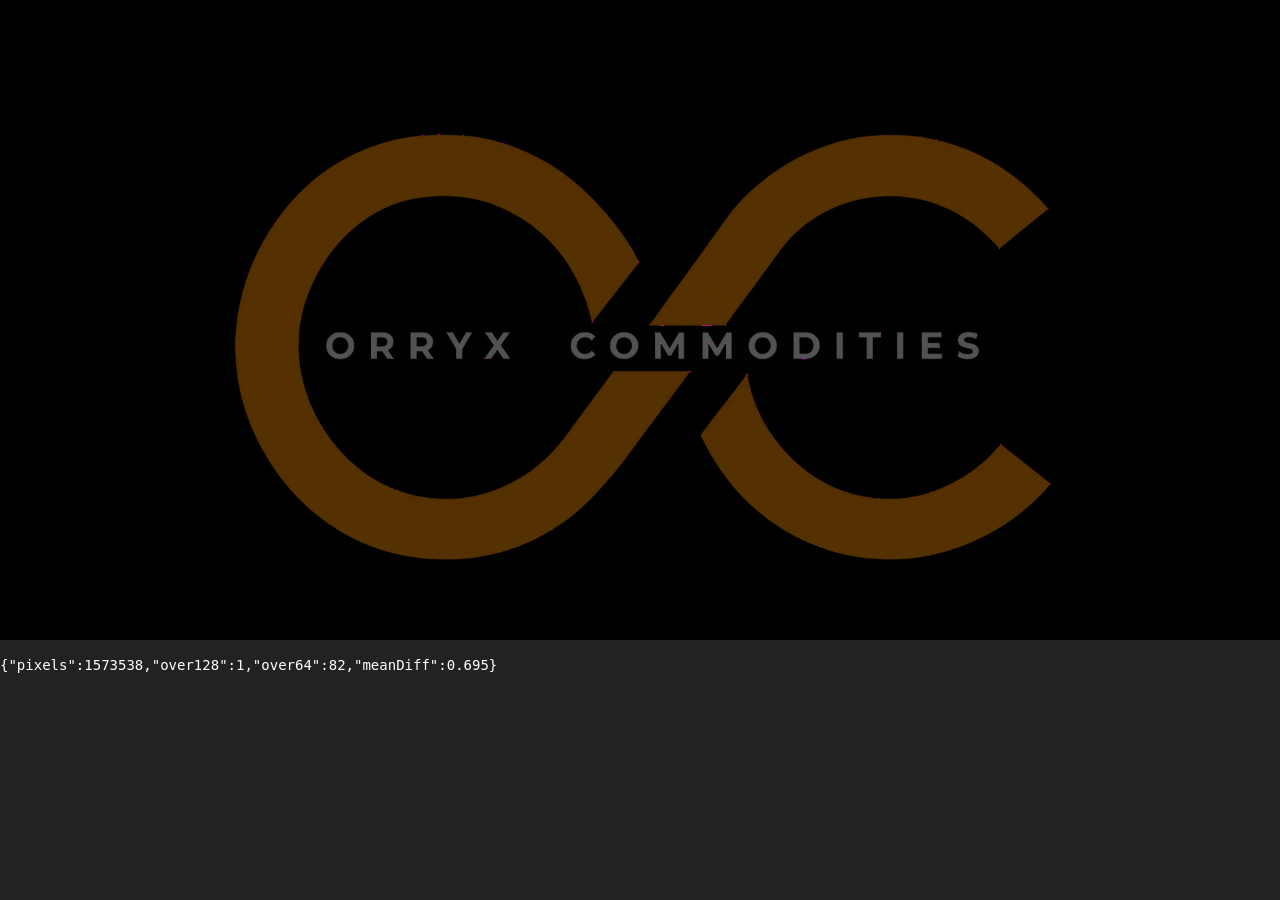
<file: tools/compare.html>
<!doctype html><meta charset="utf-8"><title>logo compare</title>
<body style="margin:0;background:#222;color:#fff;font:14px sans-serif">
<canvas id="c" width="1774" height="887" style="width:100%"></canvas><pre id="o"></pre>
<script>
(async()=>{
  const load=s=>new Promise((res,rej)=>{const i=new Image();i.onload=()=>res(i);i.onerror=rej;i.src=s;});
  const A=await load('../assets/src/OC%20Logo%20-%20Dark%20Theme.png'), B=await load('../assets/logo/orryx-logo-dark.svg');
  const mk=img=>{const c=document.createElement('canvas');c.width=1774;c.height=887;const x=c.getContext('2d');x.drawImage(img,0,0,1774,887);return x.getImageData(0,0,1774,887).data;};
  const a=mk(A), b=mk(B); let big=0, mid=0, sum=0, n=1774*887;
  const out=document.getElementById('c').getContext('2d'); const id=out.createImageData(1774,887);
  for(let i=0;i<n;i++){const d=Math.max(Math.abs(a[i*4]-b[i*4]),Math.abs(a[i*4+1]-b[i*4+1]),Math.abs(a[i*4+2]-b[i*4+2])); sum+=d; if(d>128)big++; if(d>64)mid++;
    id.data[i*4]=d>64?255:a[i*4]/3; id.data[i*4+1]=d>64?0:a[i*4+1]/3; id.data[i*4+2]=d>64?255:a[i*4+2]/3; id.data[i*4+3]=255;}
  out.putImageData(id,0,0);
  window.__cmp={pixels:n, over128:big, over64:mid, meanDiff:+(sum/n).toFixed(3)};
  document.getElementById('o').textContent=JSON.stringify(window.__cmp);
})();
</script>
</file>
<file: css/style.css>
/* Orryx Commodities — Version 2
   Colours come from the logo only: orange, black, white.
   Three colour templates: night (black), day (white), ember (orange). */

:root{
  --orange:#FE9102; --black:#000000; --white:#ffffff;   /* the three logo colours; nothing else is used */
  --f-display:'Montserrat',system-ui,sans-serif; --f-body:'Manrope',system-ui,sans-serif;
  --r:28px; --r-sm:16px; --ease:cubic-bezier(.2,.8,.2,1);
  --wrap:1240px;
}
html[data-theme="night"]{
  --bg:#000000; --ink:#ffffff; --muted:rgba(255,255,255,.7); --faint:rgba(255,255,255,.42);
  --accent:#FE9102; --accent-text:#FE9102; --on-accent:#000000; --mark:#FE9102;
  --code-bg:transparent; --code-ink:#FE9102; --code-edge:#FE9102;
  --glass:rgba(255,255,255,.055); --glass-2:rgba(255,255,255,.1); --edge:rgba(255,255,255,.16); --edge-hi:rgba(255,255,255,.5);
  --shadow:0 30px 80px -30px rgba(0,0,0,.9); --spot:rgba(254,145,2,.2);
  --blob1:rgba(254,145,2,.6); --blob2:rgba(254,145,2,.32); --blob3:rgba(255,255,255,.1);
  --field:rgba(255,255,255,.06);
  --logo-word:#ffffff; --logo-plate:#000000; --logo-pad:1; --core-bg:#000000; --loader-bg:#000000;
  --nav-bg:rgba(0,0,0,.55); --hero-inset:0px; --hero-radius:0px; --hero-fade:var(--bg);
}
html[data-theme="day"]{
  --bg:#ffffff; --ink:#060605; --muted:rgba(6,6,5,.7); --faint:rgba(6,6,5,.45);
  --accent:#FE9102; --accent-text:#060605; --on-accent:#060605; --mark:#FE9102;
  --code-bg:#FE9102; --code-ink:#060605; --code-edge:transparent;
  --glass:rgba(255,255,255,.5); --glass-2:rgba(255,255,255,.78); --edge:rgba(6,6,5,.1); --edge-hi:rgba(255,255,255,.95);
  --shadow:0 30px 70px -34px rgba(0,0,0,.28); --spot:rgba(254,145,2,.16);
  --blob1:rgba(254,145,2,.5); --blob2:rgba(254,145,2,.3); --blob3:rgba(0,0,0,.07);
  --field:rgba(6,6,5,.045);
  --logo-word:#060605; --logo-plate:#ffffff; --logo-pad:1; --core-bg:#ffffff; --loader-bg:#ffffff;
  --nav-bg:rgba(255,255,255,.76); --hero-inset:10px; --hero-radius:34px; --hero-fade:#000;
}
html[data-theme="ember"]{
  --bg:#FE9102; --ink:#060605; --muted:rgba(6,6,5,.78); --faint:rgba(6,6,5,.52);
  --accent:#060605; --accent-text:#060605; --on-accent:#ffffff; --mark:#060605;
  --code-bg:#060605; --code-ink:#ffffff; --code-edge:transparent;
  --glass:rgba(255,255,255,.2); --glass-2:rgba(255,255,255,.36); --edge:rgba(255,255,255,.4); --edge-hi:rgba(255,255,255,.9);
  --shadow:0 30px 70px -34px rgba(0,0,0,.4); --spot:rgba(255,255,255,.3);
  --blob1:rgba(255,255,255,.5); --blob2:rgba(255,255,255,.3); --blob3:rgba(0,0,0,.24);
  --field:rgba(255,255,255,.2);
  /* the orange logo cannot sit on orange: in the licence card and footer it is shown on black, like the supplied dark-theme file */
  --logo-word:#ffffff; --logo-plate:#000000; --logo-pad:1; --core-bg:#000000; --loader-bg:#000000;
  --nav-bg:rgba(254,145,2,.8); --hero-inset:10px; --hero-radius:34px; --hero-fade:#000;
}

/* Top bar logo: no box behind it (owner, 20 Nov). In the orange template an orange logo cannot sit on an
   orange bar, so the bar itself is black there, with the night colours inside. */
html[data-theme="ember"] .nav{
  --bg:#000000; --ink:#ffffff; --muted:rgba(255,255,255,.72); --faint:rgba(255,255,255,.45);
  --accent:#FE9102; --accent-text:#FE9102; --on-accent:#000000;
  --edge:rgba(255,255,255,.18); --edge-hi:rgba(255,255,255,.35);
  --field:rgba(255,255,255,.08); --spot:rgba(254,145,2,.2); --logo-word:#ffffff; --nav-bg:rgba(0,0,0,.84);
  color:#ffffff;
}

*,*::before,*::after{box-sizing:border-box}
html{-webkit-text-size-adjust:100%;scroll-behavior:auto;overflow-x:clip}
body{margin:0;background:var(--bg);color:var(--ink);font-family:var(--f-body);font-size:17px;line-height:1.6;overflow-x:clip;transition:background .6s var(--ease),color .6s var(--ease);-webkit-font-smoothing:antialiased}
img,svg{display:block;max-width:100%}
a{color:inherit;text-decoration:none}
button{font:inherit;color:inherit;background:none;border:0;cursor:pointer}
h1,h2,h3,h4,p,ul,ol,dl,dd,fieldset{margin:0;padding:0}
ul,ol{list-style:none}
fieldset{border:0;min-width:0}
::selection{background:var(--accent);color:var(--on-accent)}
:focus-visible{outline:2px solid var(--accent-text);outline-offset:3px;border-radius:6px}
.wrap{width:min(var(--wrap),100% - 48px);margin-inline:auto}
.wrap.narrow{width:min(880px,100% - 48px)}

/* the registered logo: orange mark is fixed, only the letters switch between white and black as in the supplied files */
.logo{display:block;width:100%;height:auto;fill:var(--logo-word);overflow:visible}

/* ---------- stage: moving colour behind the glass ---------- */
.stage{position:fixed;inset:0;z-index:0;overflow:hidden;pointer-events:none}
.blob{position:absolute;border-radius:50%;filter:blur(90px);will-change:transform;transition:background .8s var(--ease)}
.b1{width:46vmax;height:46vmax;left:-12vmax;top:-10vmax;background:var(--blob1);animation:drift1 22s ease-in-out infinite alternate}
.b2{width:38vmax;height:38vmax;right:-10vmax;top:34vh;background:var(--blob2);animation:drift2 27s ease-in-out infinite alternate}
.b3{width:34vmax;height:34vmax;left:28vw;bottom:-16vmax;background:var(--blob3);animation:drift3 31s ease-in-out infinite alternate}
@keyframes drift1{to{transform:translate(18vw,22vh) scale(1.18)}}
@keyframes drift2{to{transform:translate(-24vw,-18vh) scale(.82)}}
@keyframes drift3{to{transform:translate(14vw,-26vh) scale(1.25)}}
.stage-mark{position:absolute;width:150vmax;max-width:none;left:50%;top:50%;transform:translate(-50%,-50%);opacity:.14}
.stage-mark use{stroke:var(--mark);stroke-dasharray:14 22;animation:dash 60s linear infinite}
@keyframes dash{to{stroke-dashoffset:-2000}}
.grain{position:absolute;inset:0;opacity:.028;background-image:radial-gradient(currentColor 1px,transparent 1px);background-size:4px 4px;color:var(--ink)}
main,.foot,.marquee{position:relative;z-index:1}

/* ---------- liquid glass ---------- */
.glass{position:relative;background:linear-gradient(135deg,var(--glass-2),var(--glass) 42%,var(--glass));
  -webkit-backdrop-filter:blur(26px) saturate(180%);backdrop-filter:blur(26px) saturate(180%);
  border:1px solid var(--edge);border-radius:var(--r);
  box-shadow:inset 0 1px 0 0 var(--edge-hi),inset 0 -1px 0 0 rgba(0,0,0,.06),inset 0 0 28px rgba(255,255,255,.04),var(--shadow);
  transition:background .6s var(--ease),border-color .6s var(--ease),box-shadow .6s var(--ease)}
.glass::before{content:"";position:absolute;inset:0;border-radius:inherit;pointer-events:none;opacity:0;transition:opacity .4s;
  background:radial-gradient(420px circle at var(--mx,50%) var(--my,50%),var(--spot),transparent 60%)}
.glass:hover::before{opacity:1}
.glass>*{position:relative}

/* ---------- loader ---------- */
.loader{position:fixed;inset:0;z-index:100;background:var(--loader-bg);display:grid;place-items:center;align-content:center;gap:26px}
html:not(.js) .loader,html.quick .loader{display:none}
.loader-mark{width:min(520px,78vw)}
.ld-draw{stroke-dasharray:1;stroke-dashoffset:1}
.js .ld-letter{opacity:0}
.loader-num{font-family:var(--f-display);font-weight:600;letter-spacing:.3em;font-size:13px;color:var(--logo-word);opacity:.6}

/* ---------- nav ---------- */
.nav{position:fixed;z-index:50;top:16px;left:50%;transform:translateX(-50%);width:min(1280px,100% - 28px);display:flex;align-items:center;justify-content:space-between;gap:18px;padding:8px 12px 8px 14px;border-radius:999px;background:var(--nav-bg);transition:transform .5s var(--ease),background .6s,border-color .6s}
.nav.is-hidden{transform:translate(-50%,-140%)}
.brand{display:block;flex-shrink:0;width:112px}
.nav-links{display:flex;gap:4px}
.nav-links a{font-size:14px;font-weight:600;padding:9px 14px;border-radius:999px;color:var(--muted);transition:color .3s,background .3s}
.nav-links a:hover,.nav-links a.is-active{color:var(--ink);background:var(--field)}
.nav-right{display:flex;align-items:center;gap:12px}
.themes{display:flex;gap:7px;padding:6px;border-radius:999px;background:var(--field);border:1px solid var(--edge)}
.theme-dot{width:22px;height:22px;border-radius:50%;border:2px solid transparent;transition:transform .3s var(--ease),border-color .3s;position:relative}
.theme-dot:hover{transform:scale(1.15)}
.theme-dot[data-set-theme="night"]{background:linear-gradient(135deg,#000000 50%,#FE9102 50%)}
.theme-dot[data-set-theme="day"]{background:linear-gradient(135deg,#fff 50%,#FE9102 50%)}
.theme-dot[data-set-theme="ember"]{background:linear-gradient(135deg,#FE9102 50%,#000000 50%)}
html[data-theme="night"] .theme-dot[data-set-theme="night"],
html[data-theme="day"] .theme-dot[data-set-theme="day"],
html[data-theme="ember"] .theme-dot[data-set-theme="ember"]{border-color:var(--ink);box-shadow:0 0 0 2px var(--bg) inset}
.burger{display:none;width:44px;height:44px;border-radius:50%;background:var(--field);position:relative}
.burger i{position:absolute;left:13px;right:13px;height:2px;background:var(--ink);border-radius:2px;transition:transform .35s var(--ease),top .35s var(--ease)}
.burger i:first-child{top:17px}.burger i:last-child{top:25px}
.burger[aria-expanded="true"] i:first-child{top:21px;transform:rotate(45deg)}
.burger[aria-expanded="true"] i:last-child{top:21px;transform:rotate(-45deg)}

/* ---------- buttons ---------- */
.btn{display:inline-flex;align-items:center;justify-content:center;gap:10px;padding:15px 26px;border-radius:999px;font-family:var(--f-display);font-weight:700;font-size:14px;letter-spacing:.04em;position:relative;overflow:hidden;transition:box-shadow .35s,background .5s,color .5s;will-change:transform}
.btn svg{width:18px;height:18px;fill:none;stroke:currentColor;stroke-width:2.2;stroke-linecap:round;stroke-linejoin:round;transition:transform .35s var(--ease)}
.btn:hover svg{transform:translateX(4px)}
.btn-solid{background:var(--accent);color:var(--on-accent);box-shadow:0 14px 34px -14px var(--accent),inset 0 1px 0 rgba(255,255,255,.45)}
.btn-solid::after{content:"";position:absolute;top:0;bottom:0;width:40%;left:-60%;background:linear-gradient(100deg,transparent,rgba(255,255,255,.55),transparent);transform:skewX(-20deg);transition:left .7s var(--ease)}
.btn-solid:hover::after{left:120%}
.btn-glass{background:var(--glass-2);border:1px solid var(--edge);-webkit-backdrop-filter:blur(18px);backdrop-filter:blur(18px);box-shadow:inset 0 1px 0 var(--edge-hi)}
.nav-cta{padding:12px 22px}

/* ---------- type ---------- */
.eyebrow{font-family:var(--f-display);font-weight:600;font-size:12px;letter-spacing:.3em;text-transform:uppercase;color:var(--muted);display:flex;align-items:center;gap:12px;margin-bottom:22px}
.eyebrow b{color:var(--on-accent);background:var(--accent);padding:5px 10px;border-radius:999px;letter-spacing:.1em;font-weight:700}
.title{font-family:var(--f-display);font-weight:700;font-size:clamp(32px,4.6vw,62px);line-height:1.06;letter-spacing:-.025em;text-wrap:balance}
.title .w{display:inline-block;overflow:hidden;vertical-align:top;padding-bottom:.12em;margin-bottom:-.12em}
.title .w>span{display:inline-block}
.lead{font-size:clamp(17px,1.5vw,20px);color:var(--muted);max-width:60ch;margin-top:22px}
.head{margin-bottom:clamp(36px,5vw,64px);max-width:900px}
.head.center{margin-inline:auto;text-align:center}.head.center .eyebrow{justify-content:center}.head.center .lead{margin-inline:auto}
.code{font-family:var(--f-display);font-weight:700;font-size:12px;letter-spacing:.16em;padding:6px 12px;border-radius:999px;border:1px solid var(--code-edge);background:var(--code-bg);color:var(--code-ink)}
.fine{font-size:13px;color:var(--faint);margin-top:14px}
.section{padding:clamp(80px,11vw,160px) 0;position:relative;overflow-x:clip}

/* picture windows: always dark, so they sit well in all three colour templates */
.shot{position:relative;overflow:hidden;border-radius:calc(var(--r) - 8px);background:#000;isolation:isolate}
.shot img{width:100%;height:100%;object-fit:cover;transform:scale(1.08);will-change:transform}
.shot::after{content:"";position:absolute;inset:0;border-radius:inherit;box-shadow:inset 0 0 0 1px rgba(255,255,255,.14),inset 0 1px 0 rgba(255,255,255,.4);pointer-events:none}

/* ---------- hero ---------- */
.hero{min-height:100svh;display:flex;flex-direction:column;justify-content:center;padding:112px 0 30px;position:relative;overflow:hidden}
.hero-bg{position:absolute;inset:var(--hero-inset);z-index:0;background:#000;border-radius:var(--hero-radius);overflow:hidden}
.hero-bg img{position:absolute;right:-2%;top:-3%;width:78%;height:106%;object-fit:cover;object-position:88% 50%;will-change:transform}
.hero-bg::after{content:"";position:absolute;inset:0;background:linear-gradient(90deg,#000 0%,#000 26%,rgba(0,0,0,.78) 42%,rgba(0,0,0,.12) 66%,transparent),linear-gradient(0deg,var(--hero-fade) 0%,transparent 20%)}
/* the hero is a dark scene in every template, so its text stays light */
.hero{--ink:#fff;--muted:rgba(255,255,255,.76);--faint:rgba(255,255,255,.5);--accent:#FE9102;--accent-text:#FE9102;--on-accent:#000;--code-bg:transparent;--code-ink:#FE9102;--code-edge:#FE9102;
  --glass:rgba(255,255,255,.07);--glass-2:rgba(255,255,255,.13);--edge:rgba(255,255,255,.18);--edge-hi:rgba(255,255,255,.5);--field:rgba(255,255,255,.07);color:#fff}
.hero-copy,.hero-stats{position:relative;z-index:2}
.hero-copy{width:min(var(--wrap),100% - 48px);margin-inline:auto}
.kicker{font-family:var(--f-display);font-weight:600;font-size:12px;letter-spacing:.26em;text-transform:uppercase;color:var(--muted);display:flex;align-items:center;gap:12px;margin-bottom:20px}
.pip{width:9px;height:9px;border-radius:50%;background:var(--accent);box-shadow:0 0 0 0 var(--accent);animation:pip 2s infinite}
@keyframes pip{70%{box-shadow:0 0 0 12px transparent}100%{box-shadow:0 0 0 0 transparent}}
.hero-title{font-family:var(--f-display);font-weight:800;font-size:clamp(27px,4.7vw,74px);line-height:1.03;letter-spacing:-.035em}
.hero-title .line{display:block;overflow:hidden;padding-bottom:.1em;margin-bottom:-.04em}
.hero-title .line>span{display:block}
.hero-title em{font-style:normal;color:var(--accent)}
.hero-sub{max-width:52ch;color:var(--muted);font-size:clamp(16px,1.3vw,18.5px);margin-top:24px}
.hero-btns{display:flex;flex-wrap:wrap;gap:14px;margin-top:28px}
.hero-stats{width:min(var(--wrap),100% - 48px);margin:clamp(28px,5vh,60px) auto 0;display:grid;grid-template-columns:repeat(4,1fr);padding:6px}
.hero-stats>div{padding:14px 22px;display:flex;flex-direction:column;gap:2px;border-right:1px solid var(--edge)}
.hero-stats>div:last-child{border-right:0}
.hero-stats b{font-family:var(--f-display);font-weight:700;font-size:clamp(20px,2.2vw,30px);letter-spacing:-.02em}
.hero-stats>div>span{font-size:13px;color:var(--muted)}
.scroll-cue{position:absolute;z-index:2;right:28px;bottom:120px;writing-mode:vertical-rl;font-family:var(--f-display);font-size:11px;letter-spacing:.3em;text-transform:uppercase;color:var(--faint);display:flex;align-items:center;gap:12px}
.scroll-cue i{width:1px;height:54px;background:linear-gradient(var(--accent),transparent);animation:cue 2s ease-in-out infinite;transform-origin:top}
@keyframes cue{0%{transform:scaleY(0)}60%{transform:scaleY(1)}100%{transform:scaleY(1);opacity:0}}

/* ---------- marquee ---------- */
.marquee{padding:26px 0;overflow:hidden;border-block:1px solid var(--edge)}
.marquee-track{display:flex;align-items:center;gap:40px;width:max-content;will-change:transform}
.marquee span{font-family:var(--f-display);font-weight:800;font-size:clamp(34px,6vw,86px);letter-spacing:-.03em;white-space:nowrap;line-height:1}
.marquee span.o{opacity:.32}
.marquee i{width:clamp(18px,2vw,30px);height:clamp(18px,2vw,30px);border-radius:50%;background:var(--accent);flex-shrink:0}

/* ---------- feel ---------- */
.feel-grid{display:grid;grid-template-columns:minmax(260px,380px) 1fr;gap:22px;align-items:stretch}
.feel-tabs{display:grid;gap:12px}
.feel-tab{text-align:left;padding:20px 24px;border-radius:22px;display:grid;grid-template-columns:auto 1fr;column-gap:16px;align-items:baseline;transition:translate .4s var(--ease),background .5s,border-color .4s}
.feel-tab em{font-style:normal;font-family:var(--f-display);font-size:12px;font-weight:700;letter-spacing:.1em;color:var(--faint);grid-row:span 2}
.feel-tab span{font-family:var(--f-display);font-weight:700;font-size:22px;letter-spacing:-.01em}
.feel-tab small{font-size:14px;color:var(--muted)}
.feel-tab:hover{translate:6px 0}
.feel-tab.is-on{background:var(--accent);border-color:transparent;color:var(--on-accent);translate:10px 0}
.feel-tab.is-on em,.feel-tab.is-on small{color:inherit;opacity:.75}
.feel-panel{padding:clamp(26px,3.4vw,48px);display:grid;grid-template-columns:minmax(180px,300px) 1fr;gap:clamp(24px,3.5vw,54px);align-items:center;min-height:400px;overflow:hidden}
.feel-quote{font-family:var(--f-display);font-weight:700;font-size:clamp(22px,2.5vw,36px);line-height:1.18;letter-spacing:-.02em;text-wrap:balance}
.feel-answer{margin-top:18px;color:var(--muted);font-size:clamp(16px,1.35vw,19px);max-width:46ch}
.feel-tag{margin-top:24px;display:flex;align-items:center;flex-wrap:wrap;gap:12px;font-family:var(--f-display);font-weight:700}
.orb-wrap{position:relative;aspect-ratio:1;display:grid;place-items:center}
.orb{position:relative;width:62%;aspect-ratio:1;border-radius:50%;filter:url(#goo);transition:transform .8s var(--ease)}
.orb i{position:absolute;inset:0;border-radius:50%;background:var(--accent)}
.orb i:nth-child(2),.orb i:nth-child(3){inset:22%;opacity:.95}
.orb-wrap::after{content:"";position:absolute;width:62%;aspect-ratio:1;border-radius:50%;background:radial-gradient(circle at 30% 26%,rgba(255,255,255,.85),transparent 34%);mix-blend-mode:soft-light;pointer-events:none}
.ring{position:absolute;inset:8%;border-radius:50%;border:1.5px solid var(--accent);opacity:.35}
.ring.r2{inset:0}.ring.r3{inset:16%}
/* each feeling moves differently */
[data-mood="stretched"] .orb{animation:stretch 2.6s ease-in-out infinite}
[data-mood="stretched"] .orb i:nth-child(2){animation:pullL 2.6s ease-in-out infinite}
[data-mood="stretched"] .orb i:nth-child(3){animation:pullR 2.6s ease-in-out infinite}
@keyframes stretch{50%{transform:scale(.86,1.04)}}
@keyframes pullL{50%{transform:translateX(-95%)}}
@keyframes pullR{50%{transform:translateX(95%)}}
[data-mood="unsure"] .orb{animation:sway 5s ease-in-out infinite}
[data-mood="unsure"] .orb i:nth-child(2){animation:orbitA 5s linear infinite}
[data-mood="unsure"] .orb i:nth-child(3){animation:orbitA 7s linear infinite reverse}
[data-mood="unsure"] .ring{border-style:dashed;animation:spin 18s linear infinite}
@keyframes sway{25%{transform:translate(-8%,4%) rotate(-8deg)}75%{transform:translate(8%,-4%) rotate(8deg)}}
@keyframes orbitA{from{transform:rotate(0) translateX(105%)}to{transform:rotate(360deg) translateX(105%)}}
@keyframes spin{to{transform:rotate(360deg)}}
[data-mood="exposed"] .orb{animation:shiver .5s linear infinite}
[data-mood="exposed"] .orb i:nth-child(2){animation:leak 2.2s ease-in infinite}
[data-mood="exposed"] .orb i:nth-child(3){animation:leak 2.2s 1.1s ease-in infinite}
[data-mood="exposed"] .ring{animation:alarm 1.6s ease-out infinite}
[data-mood="exposed"] .ring.r1{animation-delay:.5s}[data-mood="exposed"] .ring.r3{animation-delay:1s}
@keyframes shiver{25%{transform:translate(1.5%,-1%)}50%{transform:translate(-1.5%,1%)}75%{transform:translate(1%,1.5%)}}
@keyframes leak{0%{transform:translateY(0) scale(1)}100%{transform:translateY(190%) scale(.25)}}
@keyframes alarm{0%{transform:scale(.6);opacity:.7}100%{transform:scale(1.15);opacity:0}}
[data-mood="ready"] .orb{animation:breathe 4s ease-in-out infinite}
[data-mood="ready"] .orb i:nth-child(2){animation:handL 4s ease-in-out infinite}
[data-mood="ready"] .orb i:nth-child(3){animation:handR 4s ease-in-out infinite}
[data-mood="ready"] .ring{animation:breathe 4s ease-in-out infinite;opacity:.5}
@keyframes breathe{50%{transform:scale(1.1)}}
@keyframes handL{0%,100%{transform:translateX(-150%)}50%{transform:translateX(-20%)}}
@keyframes handR{0%,100%{transform:translateX(150%)}50%{transform:translateX(20%)}}

/* ---------- activities: stacking glass cards ---------- */
.stack{display:grid;gap:26px}
.act{position:sticky;top:calc(104px + var(--i)*18px);display:grid;grid-template-columns:1.05fr .95fr;gap:clamp(20px,3vw,44px);padding:clamp(18px,2.2vw,28px);transform-origin:50% 0;will-change:transform;-webkit-backdrop-filter:blur(40px) saturate(180%);backdrop-filter:blur(40px) saturate(180%)}
.act-body{padding:clamp(8px,1.6vw,22px);display:flex;flex-direction:column;justify-content:center}
.act-top{display:flex;justify-content:space-between;align-items:center;margin-bottom:22px}
.act-n{font-family:var(--f-display);font-weight:600;font-size:12px;letter-spacing:.2em;color:var(--faint)}
.act h3{font-family:var(--f-display);font-weight:800;font-size:clamp(28px,3.6vw,52px);line-height:1.02;letter-spacing:-.03em}
.act-q{font-family:var(--f-display);font-weight:600;font-size:clamp(16px,1.5vw,20px);color:var(--ink);margin:16px 0 14px;padding-left:14px;border-left:3px solid var(--accent)}
.act p{color:var(--muted);max-width:50ch}
.chips{display:flex;flex-wrap:wrap;gap:8px;margin-top:22px}
.chips li{font-size:13px;font-weight:600;padding:7px 14px;border-radius:999px;background:var(--field);border:1px solid var(--edge)}
.act-art{position:relative;min-height:clamp(240px,34vw,440px)}
.act-art .shot{position:absolute;inset:0}
.mg-badge{position:absolute;left:14px;bottom:14px;width:clamp(96px,11vw,150px);padding:10px;border-radius:20px;background:rgba(10,10,10,.35);border:1px solid rgba(255,255,255,.22);-webkit-backdrop-filter:blur(16px) saturate(180%);backdrop-filter:blur(16px) saturate(180%);box-shadow:inset 0 1px 0 rgba(255,255,255,.4);z-index:2}
.mg{width:100%;height:auto;overflow:visible}
.mg .ln,.mg .ghost{fill:none;stroke:rgba(255,255,255,.4);stroke-width:4;stroke-linecap:round;stroke-linejoin:round}
.mg .ghost{stroke-dasharray:3 12}
.mg .nd{fill:#FE9102}
.mg .nd.hollow{fill:#060605;stroke:#FE9102;stroke-width:5}
.mg .pulse{fill:#fff}
.mg .route{fill:none;stroke:#FE9102;stroke-width:7;stroke-linecap:round;stroke-linejoin:round;stroke-dasharray:1;animation:routeDraw 4s var(--ease) infinite}
@keyframes routeDraw{0%{stroke-dashoffset:1}60%,100%{stroke-dashoffset:0}}
.mg-org .nd{animation:nodePop 3.2s ease-in-out infinite;transform-box:fill-box;transform-origin:center}
.mg-org .n1{animation-delay:.3s}.mg-org .n2{animation-delay:.6s}.mg-org .n3{animation-delay:.9s}
@keyframes nodePop{50%{transform:scale(1.18)}}
.mg-bars .bar{fill:rgba(255,255,255,.3);transform-box:fill-box;transform-origin:bottom;animation:barUp 3.6s var(--ease) infinite}
.mg-bars .bar:nth-of-type(2){animation-delay:.15s}.mg-bars .bar:nth-of-type(3){animation-delay:.3s}.mg-bars .bar:nth-of-type(4){animation-delay:.45s;fill:#FE9102}
@keyframes barUp{0%{transform:scaleY(.15)}45%,100%{transform:scaleY(1)}}
.mg-deal .blobc{fill:#FE9102}
.mg-deal .c1{animation:meetL 4s ease-in-out infinite}.mg-deal .c2{animation:meetR 4s ease-in-out infinite}
@keyframes meetL{0%,100%{transform:translateX(-26px)}50%{transform:translateX(22px)}}
@keyframes meetR{0%,100%{transform:translateX(26px)}50%{transform:translateX(-22px)}}
.mg-deal .ringc{fill:none;stroke:rgba(255,255,255,.4);stroke-width:3;stroke-dasharray:4 10;animation:spin 24s linear infinite;transform-box:fill-box;transform-origin:center}

/* ---------- method: Version 1's build (owner asked, 20 Nov). A line draws down the middle with the scroll,
   the numbers light up, the cards arrive from each side. The line's shape is set in js (layoutFlow). ---------- */
.method-shot{aspect-ratio:21/7;border-radius:var(--r);max-width:1000px;margin:0 auto clamp(40px,6vw,84px)}
.flow{position:relative;max-width:1000px;margin-inline:auto}
.flow-line{position:absolute;left:50%;top:0;width:120px;height:100%;max-width:none;margin-left:-60px;overflow:visible;pointer-events:none}
.flow-line path{fill:none;stroke-width:2.5;stroke-linecap:round}
.flow-bg{stroke:var(--faint);stroke-dasharray:4 9;opacity:.7}
.flow-fg{stroke:var(--accent);filter:drop-shadow(0 0 8px var(--accent))}
.flow-steps{display:grid;gap:clamp(30px,6vw,70px);position:relative}
.step{display:grid;grid-template-columns:1fr 64px 1fr;align-items:center;gap:22px}
.step-n{grid-column:2;grid-row:1;width:64px;height:64px;border-radius:50%;display:grid;place-items:center;font-family:var(--f-display);font-weight:800;font-size:22px;background:var(--bg);border:1.5px solid var(--accent);color:var(--accent-text);box-shadow:0 0 0 8px var(--field),0 0 30px var(--spot);transition:scale .6s var(--ease),background .6s,color .6s}
.step.is-in .step-n{scale:1.12;background:var(--accent);color:var(--on-accent)}
.step-c{grid-row:1;padding:26px 28px;border-radius:24px;min-width:0}
.step:nth-child(odd) .step-c{grid-column:1;text-align:right}
.step:nth-child(even) .step-c{grid-column:3}
.step h3{font-family:var(--f-display);font-weight:800;font-size:clamp(21px,2vw,27px);letter-spacing:-.02em}
.step p{color:var(--muted);margin:8px 0 12px}
.step small{font-family:var(--f-display);font-weight:600;font-size:11px;letter-spacing:.2em;text-transform:uppercase;color:var(--accent-text)}

/* ---------- small arrow links ---------- */
.more{display:inline-flex;align-items:center;gap:10px;margin-top:22px;align-self:flex-start;font-family:var(--f-display);font-weight:700;font-size:13.5px;letter-spacing:.03em;color:var(--ink);padding-bottom:5px;border-bottom:2px solid var(--accent)}
.more svg{width:17px;height:17px;fill:none;stroke:currentColor;stroke-width:2.2;stroke-linecap:round;stroke-linejoin:round;transition:translate .35s var(--ease)}
.more:hover svg{translate:5px 0}
.act h3 a{color:inherit}

/* ---------- brokerage ---------- */
.deal{display:grid;grid-template-columns:1fr 1.5fr 1fr;align-items:center;gap:10px;padding:clamp(24px,3.4vw,48px)}
.party h3{font-family:var(--f-display);font-weight:800;font-size:clamp(24px,2.8vw,40px);letter-spacing:-.02em;margin:12px 0 6px}
.party p{color:var(--muted);font-size:15px;max-width:26ch}
.party.right{text-align:right}.party.right p{margin-left:auto}
.party-dot{display:inline-block;width:16px;height:16px;border-radius:50%;background:var(--accent);box-shadow:0 0 0 7px var(--field)}
.bridge{position:relative;height:160px}
.bridge>svg{position:absolute;inset:0;width:100%;height:100%;overflow:visible}
.flow{fill:none;stroke:var(--accent);stroke-width:2.5;stroke-dasharray:8 12;stroke-linecap:round;vector-effect:non-scaling-stroke;animation:flow 1.4s linear infinite}
.flow.f2{animation-direction:reverse;opacity:.6}
@keyframes flow{to{stroke-dashoffset:-40}}
.bridge-core{position:absolute;left:50%;top:50%;transform:translate(-50%,-50%);width:clamp(132px,15vw,190px);aspect-ratio:1;border-radius:50%;display:grid;place-items:center;align-content:center;gap:6px;background:var(--core-bg);border:1px solid var(--edge);box-shadow:0 0 0 10px var(--field),0 20px 50px -18px #FE9102}
.bridge-core .logo{width:78%}
.bridge-core::after{content:"";position:absolute;inset:-20px;border-radius:50%;border:1px dashed var(--accent);opacity:.6;animation:spin 20s linear infinite}
.abc{display:grid;grid-template-columns:repeat(3,1fr);gap:20px;margin-top:22px}
.abc-card{padding:28px;transition:translate .5s var(--ease),background .6s,border-color .6s}
.abc-card:hover{translate:0 -8px}
.abc-card>span{font-family:var(--f-display);font-weight:800;font-size:54px;line-height:1;color:var(--accent)}
.abc-card h3{font-family:var(--f-display);font-weight:700;font-size:22px;margin:14px 0 8px}
.abc-card p{color:var(--muted);font-size:15.5px}
.scope{text-align:center;margin-top:30px;font-size:14px;color:var(--muted)}

/* ---------- licence ---------- */
.licence-grid{display:grid;grid-template-columns:1fr minmax(320px,480px);gap:clamp(30px,6vw,90px);align-items:center}
.ar{font-family:'Noto Kufi Arabic',sans-serif;font-size:20px;margin-top:24px;color:var(--accent-text);text-align:left}
.addr{margin-top:30px;padding:0;display:grid;grid-template-columns:minmax(130px,230px) 1fr;overflow:hidden;max-width:560px}
.addr .shot{border-radius:0;min-height:160px}
.addr-txt{padding:22px 24px}
.addr small{font-family:var(--f-display);font-weight:600;font-size:11px;letter-spacing:.22em;text-transform:uppercase;color:var(--faint)}
.addr p{margin:6px 0 10px;font-weight:600;font-size:15.5px}
.addr a{font-weight:700;color:var(--ink);font-size:14px;text-decoration:underline;text-decoration-color:var(--accent);text-decoration-thickness:2px;text-underline-offset:5px}
.card3d-wrap{perspective:1200px}
.card3d{padding:28px;transform-style:preserve-3d;will-change:transform;overflow:hidden}
.card3d-shine{position:absolute!important;inset:0;background:linear-gradient(115deg,transparent 30%,rgba(255,255,255,.22) 48%,transparent 62%);background-size:260% 100%;background-position:var(--sx,120%) 0;pointer-events:none;border-radius:inherit}
.lic-top{display:flex;align-items:center;justify-content:space-between;font-family:var(--f-display);font-weight:600;font-size:11px;letter-spacing:.26em;text-transform:uppercase;color:var(--muted)}
.lic-logo{display:block;width:104px;background:var(--logo-plate);border-radius:14px;padding:calc(var(--logo-pad)*6px) calc(var(--logo-pad)*12px);box-sizing:content-box}
.lic-ring{position:relative;width:min(210px,60%);margin:22px auto 20px}
.lic-ring svg{transform:rotate(-90deg)}
.ring-bg,.ring-fg{fill:none;stroke-width:10}
.ring-bg{stroke:var(--field)}
.ring-fg{stroke:var(--accent);stroke-linecap:round;stroke-dasharray:1;stroke-dashoffset:1}
.lic-days{position:absolute;inset:0;display:grid;place-items:center;align-content:center;text-align:center}
.lic-days b{font-family:var(--f-display);font-weight:800;font-size:46px;line-height:1;letter-spacing:-.03em}
.lic-days span{font-size:12px;color:var(--muted);letter-spacing:.06em}
.lic-rows>div{display:flex;justify-content:space-between;gap:16px;padding:11px 0;border-top:1px solid var(--edge);font-size:14.5px}
.lic-rows dt{color:var(--muted)}.lic-rows dd{font-weight:700;text-align:right}

/* ---------- questions ---------- */
.qa-list{display:grid;gap:12px}
.qa{border-radius:22px;padding:0 26px}
.qa summary{list-style:none;cursor:pointer;display:flex;justify-content:space-between;align-items:center;gap:20px;padding:22px 0;font-family:var(--f-display);font-weight:700;font-size:clamp(16px,1.6vw,20px)}
.qa summary::-webkit-details-marker{display:none}
.qa summary i{position:relative;flex-shrink:0;width:34px;height:34px;border-radius:50%;background:var(--field);border:1px solid var(--edge);transition:transform .4s var(--ease),background .4s}
.qa summary i::before,.qa summary i::after{content:"";position:absolute;left:50%;top:50%;width:12px;height:2px;background:var(--ink);transform:translate(-50%,-50%)}
.qa summary i::after{transform:translate(-50%,-50%) rotate(90deg);transition:transform .4s var(--ease)}
.qa[open] summary i{background:var(--accent);transform:rotate(180deg)}
.qa[open] summary i::before,.qa[open] summary i::after{background:var(--on-accent)}
.qa[open] summary i::after{transform:translate(-50%,-50%) rotate(0)}
.qa p{color:var(--muted);padding:0 50px 24px 0}

/* ---------- enquire ---------- */
.enq{display:grid;grid-template-columns:1fr 1.1fr;gap:clamp(26px,5vw,70px);padding:clamp(20px,2.4vw,30px);overflow:hidden}
.enq-copy{position:relative;display:flex;flex-direction:column;padding:clamp(8px,2vw,26px)}
.enq-shot{margin-top:auto;aspect-ratio:16/10}
.enq-copy .lead{margin-bottom:30px}
.enq-form{display:grid;grid-template-columns:1fr 1fr;gap:16px;padding:clamp(8px,2vw,26px);align-content:start}
.enq-form label,.enq-form fieldset{display:grid;gap:8px}
.enq-form label:nth-of-type(3),.enq-form fieldset,.enq-form label:nth-of-type(n+4),.enq-form .btn,.form-note{grid-column:1/-1}
.enq-form label>span,.enq-form legend{font-family:var(--f-display);font-weight:600;font-size:11px;letter-spacing:.2em;text-transform:uppercase;color:var(--muted)}
.enq-form legend{margin-bottom:8px}
.enq-form input[type=text],.enq-form input[type=email],.enq-form textarea{font:inherit;color:var(--ink);background:var(--field);border:1px solid var(--edge);border-radius:var(--r-sm);padding:14px 16px;width:100%;transition:border-color .3s,box-shadow .3s,background .3s;resize:vertical}
.enq-form input:focus,.enq-form textarea:focus{outline:0;border-color:var(--accent);box-shadow:0 0 0 4px var(--spot)}
.picks{display:flex;flex-wrap:wrap;gap:8px}
.pick{display:block!important;cursor:pointer}
.pick input{position:absolute;opacity:0}
.pick span{display:block;padding:10px 16px;border-radius:999px;border:1px solid var(--edge);background:var(--field);font-family:var(--f-body)!important;font-weight:600!important;font-size:14px!important;letter-spacing:0!important;text-transform:none!important;color:var(--ink)!important;transition:background .3s,color .3s,transform .3s var(--ease)}
.pick input:checked+span{background:var(--accent);color:var(--on-accent)!important;border-color:transparent;transform:scale(1.04)}
.pick input:focus-visible+span{outline:2px solid var(--accent-text);outline-offset:2px}
.enq-form .btn{justify-self:start;margin-top:6px}
.form-note{font-size:14.5px;font-weight:600;color:var(--accent-text);min-height:1.4em}

/* ---------- footer ---------- */
.foot{padding:70px 0 26px;border-top:1px solid var(--edge);overflow:hidden}
.foot-grid{display:grid;grid-template-columns:1.6fr 1fr 1fr 1fr;gap:34px}
.foot p{color:var(--muted);font-size:14.5px;margin-top:16px}
.foot p.foot-co{margin-top:0}
.foot p.foot-co b{color:var(--ink);font-family:var(--f-display);font-weight:700}
.foot h4{font-family:var(--f-display);font-weight:600;font-size:11px;letter-spacing:.24em;text-transform:uppercase;color:var(--faint);margin:0 0 14px}
.foot-grid a:not(.brand){display:block;padding:5px 0;font-size:15px;color:var(--muted);transition:color .3s,transform .3s var(--ease)}
.foot-grid a:not(.brand):hover{color:var(--ink);transform:translateX(5px)}
.foot-themes{display:inline-flex}
.foot-logo{width:min(900px,88vw);margin:56px auto 0;background:var(--logo-plate);box-shadow:var(--shadow),inset 0 0 0 1px var(--edge);border-radius:clamp(24px,4vw,48px);padding:calc(var(--logo-pad)*clamp(18px,4vw,48px)) calc(var(--logo-pad)*clamp(22px,6vw,80px));box-sizing:border-box;transition:background .6s}
.foot-base{display:flex;justify-content:space-between;flex-wrap:wrap;gap:10px;margin-top:22px;padding-top:20px;border-top:1px solid var(--edge);font-size:13px;color:var(--faint)}

/* ---------- reveal (only when scripts run) ---------- */
.js .reveal{opacity:0;transform:translateY(34px)}
.js .title.split .w>span{transform:translateY(110%)}
.js .hero-title .line>span{transform:translateY(110%)}

/* ---------- responsive ---------- */
@media (max-width:1340px){
  .scroll-cue{display:none}
}
@media (min-width:901px) and (max-height:760px){
  .hero{padding:96px 0 18px}
  .hero-title{font-size:clamp(30px,min(4.4vw,7.4vh),60px)}
  .kicker{margin-bottom:14px}
  .hero-sub{margin-top:16px;font-size:16px;max-width:62ch}
  .hero-btns{margin-top:20px}
  .hero-btns .btn{padding:13px 22px}
  .hero-stats{margin-top:22px}
  .hero-stats>div{padding:10px 20px}
  .hero-stats b{font-size:21px}
}
@media (max-width:1100px){
  .feel-grid{grid-template-columns:1fr}
  .feel-tabs{grid-template-columns:1fr 1fr}
  .feel-tab:hover,.feel-tab.is-on{translate:none}
  .nav-links{position:fixed;top:78px;left:14px;right:14px;flex-direction:column;padding:14px;border-radius:26px;background:var(--bg);border:1px solid var(--edge);box-shadow:var(--shadow);opacity:0;pointer-events:none;transform:translateY(-12px);transition:opacity .35s,transform .35s var(--ease)}
  .nav-links.is-open{opacity:1;pointer-events:auto;transform:none}
  .nav-links a{font-size:17px;padding:14px 16px}
  .burger{display:block}
}
@media (max-width:900px){
  body{font-size:16px}
  .licence-grid,.enq,.act{grid-template-columns:1fr}
  .feel-tab{padding:16px 16px;grid-template-columns:1fr}.feel-tab em{grid-row:auto}
  .feel-panel{grid-template-columns:1fr;min-height:0;text-align:left}
  .orb-wrap{width:min(200px,56%);margin-inline:auto}
  .act{top:calc(88px + var(--i)*10px)}
  .act-art{min-height:210px;order:-1}
  .flow-line{left:32px}
  .step{grid-template-columns:64px 1fr;gap:14px}
  .step-n{grid-column:1}
  .step:nth-child(n) .step-c{grid-column:2;text-align:left;padding:20px}
  .method-shot{aspect-ratio:16/8}
  .hero-stats{grid-template-columns:1fr 1fr}
  .hero-stats>div:nth-child(2){border-right:0}
  .hero-stats>div:nth-child(-n+2){border-bottom:1px solid var(--edge)}
  .deal{grid-template-columns:1fr;text-align:center}
  .party p,.party.right p{margin-inline:auto}.party.right{text-align:center}
  .bridge{height:150px}.bridge>svg{display:none}
  .abc{grid-template-columns:1fr}
  .foot-grid{grid-template-columns:1fr 1fr}
  .scroll-cue{display:none}
  /* phones and tablets held upright: the picture sits at the top, the words start below it */
  .hero{justify-content:flex-start;min-height:0;padding-top:calc(74px + 37svh);padding-bottom:26px}
  .hero-bg img{right:auto;left:-52%;top:58px;width:164%;max-width:none;height:46svh;object-position:50% 50%}
  .hero-bg::after{background:linear-gradient(180deg,rgba(0,0,0,.4) 0,rgba(0,0,0,0) 20svh,rgba(0,0,0,.55) calc(40px + 36svh),#000 calc(58px + 45svh),#000 100%)}
  .hero-title{font-size:clamp(27px,8vw,60px)}
  .hero-title .line{white-space:nowrap}
}
@media (max-width:560px){
  .wrap,.wrap.narrow,.hero-copy,.hero-stats{width:calc(100% - 32px)}
  .nav{top:10px;padding:8px 8px 8px 14px;gap:8px}
  .brand{width:96px}
  .nav-cta{display:none}
  .theme-dot{width:20px;height:20px}
  .k-x{display:none}
  .hero-stats>div{padding:14px 14px}
  .hero-btns .btn{flex:1 1 100%}
  .enq-form{grid-template-columns:1fr}
  .qa{padding:0 18px}.qa p{padding-right:0}
  .addr{grid-template-columns:1fr}.addr .shot{min-height:130px}
  .ar{font-size:16.5px}
  .foot-grid{grid-template-columns:1fr 1fr;gap:26px}
  .foot-grid>div:first-child{grid-column:1/-1}
}
/* ================= service pages (management-consultancy/, strategy-advisory/, financial-consultancy/, business-brokerage/) ================= */
/* the logo there is the exact SVG file: white letters on dark, black letters on white */
.logo-b{display:none}
html[data-theme="day"] .brand .logo-w,html[data-theme="day"] .lic-logo .logo-w,html[data-theme="day"] .foot-logo .logo-w{display:none}
html[data-theme="day"] .brand .logo-b,html[data-theme="day"] .lic-logo .logo-b,html[data-theme="day"] .foot-logo .logo-b{display:block}
.svc-hero{min-height:min(100svh,880px)}
.svc-hero .hero-bg img{right:-3%;top:-3%;width:66%;height:106%;object-position:50% 50%}
.svc-hero .hero-bg::after{background:linear-gradient(90deg,#000 0%,#000 39%,rgba(0,0,0,.8) 47%,rgba(0,0,0,.15) 64%,transparent),linear-gradient(0deg,var(--hero-fade) 0%,transparent 20%)}
.svc-hero .hero-title{font-size:clamp(32px,4.5vw,70px)}
.crumbs{display:flex;flex-wrap:wrap;align-items:center;gap:10px;font-size:13.5px;color:var(--faint);margin-bottom:22px}
.crumbs a{color:var(--muted);transition:color .3s}
.crumbs a:hover{color:var(--ink)}
.crumbs span{color:var(--ink);font-weight:600}
.svc-hero .kicker{gap:14px}
.svc-q{display:inline-block;margin-top:26px;padding:16px 22px;border-radius:20px;max-width:48ch}
.svc-q small{display:block;font-family:var(--f-display);font-weight:600;font-size:11px;letter-spacing:.22em;text-transform:uppercase;color:var(--accent-text);margin-bottom:5px}
.svc-q p{font-family:var(--f-display);font-weight:600;font-size:clamp(16px,1.4vw,19px);line-height:1.35}
.svc-badge{left:auto;right:max(24px,calc((100vw - var(--wrap))/2));bottom:44px;width:clamp(120px,11vw,164px)}
.cover-grid{display:grid;grid-template-columns:repeat(2,1fr);gap:20px}
.cover{padding:clamp(24px,2.8vw,38px);display:grid;grid-template-columns:auto 1fr;column-gap:22px;align-items:start;transition:translate .5s var(--ease),background .6s,border-color .6s}
.cover:hover{translate:0 -6px}
.cover-n{grid-row:span 2;font-family:var(--f-display);font-weight:800;font-size:15px;width:46px;height:46px;border-radius:50%;display:grid;place-items:center;background:var(--accent);color:var(--on-accent)}
.cover h3{font-family:var(--f-display);font-weight:700;font-size:clamp(19px,1.8vw,24px);letter-spacing:-.015em;line-height:1.2;align-self:center}
.cover p{color:var(--muted);margin-top:10px;grid-column:2}
.fits-grid{display:grid;grid-template-columns:.9fr 1.1fr;gap:clamp(28px,5vw,80px);align-items:center}
.fits-shot{aspect-ratio:4/3;margin-top:30px;border-radius:var(--r)}
.signs{display:grid;gap:14px}
.sign{display:flex;align-items:center;gap:18px;padding:20px 24px;border-radius:22px;font-family:var(--f-display);font-weight:600;font-size:clamp(16px,1.45vw,19px);line-height:1.35}
.tick{flex-shrink:0;width:34px;height:34px;fill:none;stroke:var(--accent);stroke-width:2;stroke-linecap:round;stroke-linejoin:round}
.tick circle{opacity:.4}
.tick path{stroke-width:2.6;stroke-dasharray:16;stroke-dashoffset:16;transition:stroke-dashoffset .7s var(--ease) .25s}
.sign.is-in .tick path,html:not(.js) .tick path{stroke-dashoffset:0}
.lic-code{font-family:var(--f-display);font-weight:800;font-size:clamp(44px,5vw,66px);letter-spacing:-.03em;line-height:1;margin:24px 0 20px;color:var(--accent)}
.lic-rows dd[lang="ar"]{font-family:'Noto Kufi Arabic',sans-serif;font-weight:600}
.svc-lic .btn{margin-top:26px}
.other-grid{display:grid;grid-template-columns:repeat(3,1fr);gap:20px}
.other{display:flex;flex-direction:column;padding:14px;transition:translate .5s var(--ease),background .6s,border-color .6s}
.other:hover{translate:0 -8px}
.other .shot{aspect-ratio:16/10}
.other-body{padding:18px 10px 10px;display:flex;flex-direction:column;align-items:flex-start;gap:10px;flex:1}
.other h3{font-family:var(--f-display);font-weight:800;font-size:clamp(20px,1.9vw,26px);letter-spacing:-.02em}
.other p{color:var(--muted);font-size:15.5px}
.other .more{margin-top:auto}
.cta-box{padding:clamp(34px,6vw,84px) clamp(22px,5vw,70px);text-align:center;display:flex;flex-direction:column;align-items:center}
.cta-box .lead{margin:20px auto 30px}
@media (max-width:1100px){
  .svc-badge{display:none}
}
@media (max-width:900px){
  .svc-hero{min-height:0}
  .svc-hero .hero-bg img{right:auto;left:-14%;top:58px;width:128%;max-width:none;height:46svh;object-position:50% 50%}
  .svc-hero .hero-bg::after{background:linear-gradient(180deg,rgba(0,0,0,.4) 0,rgba(0,0,0,0) 20svh,rgba(0,0,0,.55) calc(40px + 36svh),#000 calc(58px + 45svh),#000 100%)}
  .svc-hero .hero-title{font-size:clamp(30px,8.6vw,60px)}
  .cover-grid,.fits-grid,.other-grid{grid-template-columns:1fr}
  .fits-shot{aspect-ratio:16/9}
}
@media (max-width:560px){
  .cover{grid-template-columns:1fr;row-gap:14px}
  .cover-n{grid-row:auto}
  .cover p{grid-column:1;margin-top:0}
  .sign{padding:16px 18px;gap:14px}
}
@media (prefers-reduced-motion:reduce){
  *,*::before,*::after{animation-duration:.01ms!important;animation-iteration-count:1!important;transition-duration:.01ms!important}
  .js .reveal,.js .title.split .w>span,.js .hero-title .line>span{opacity:1;transform:none}
}
</file>
